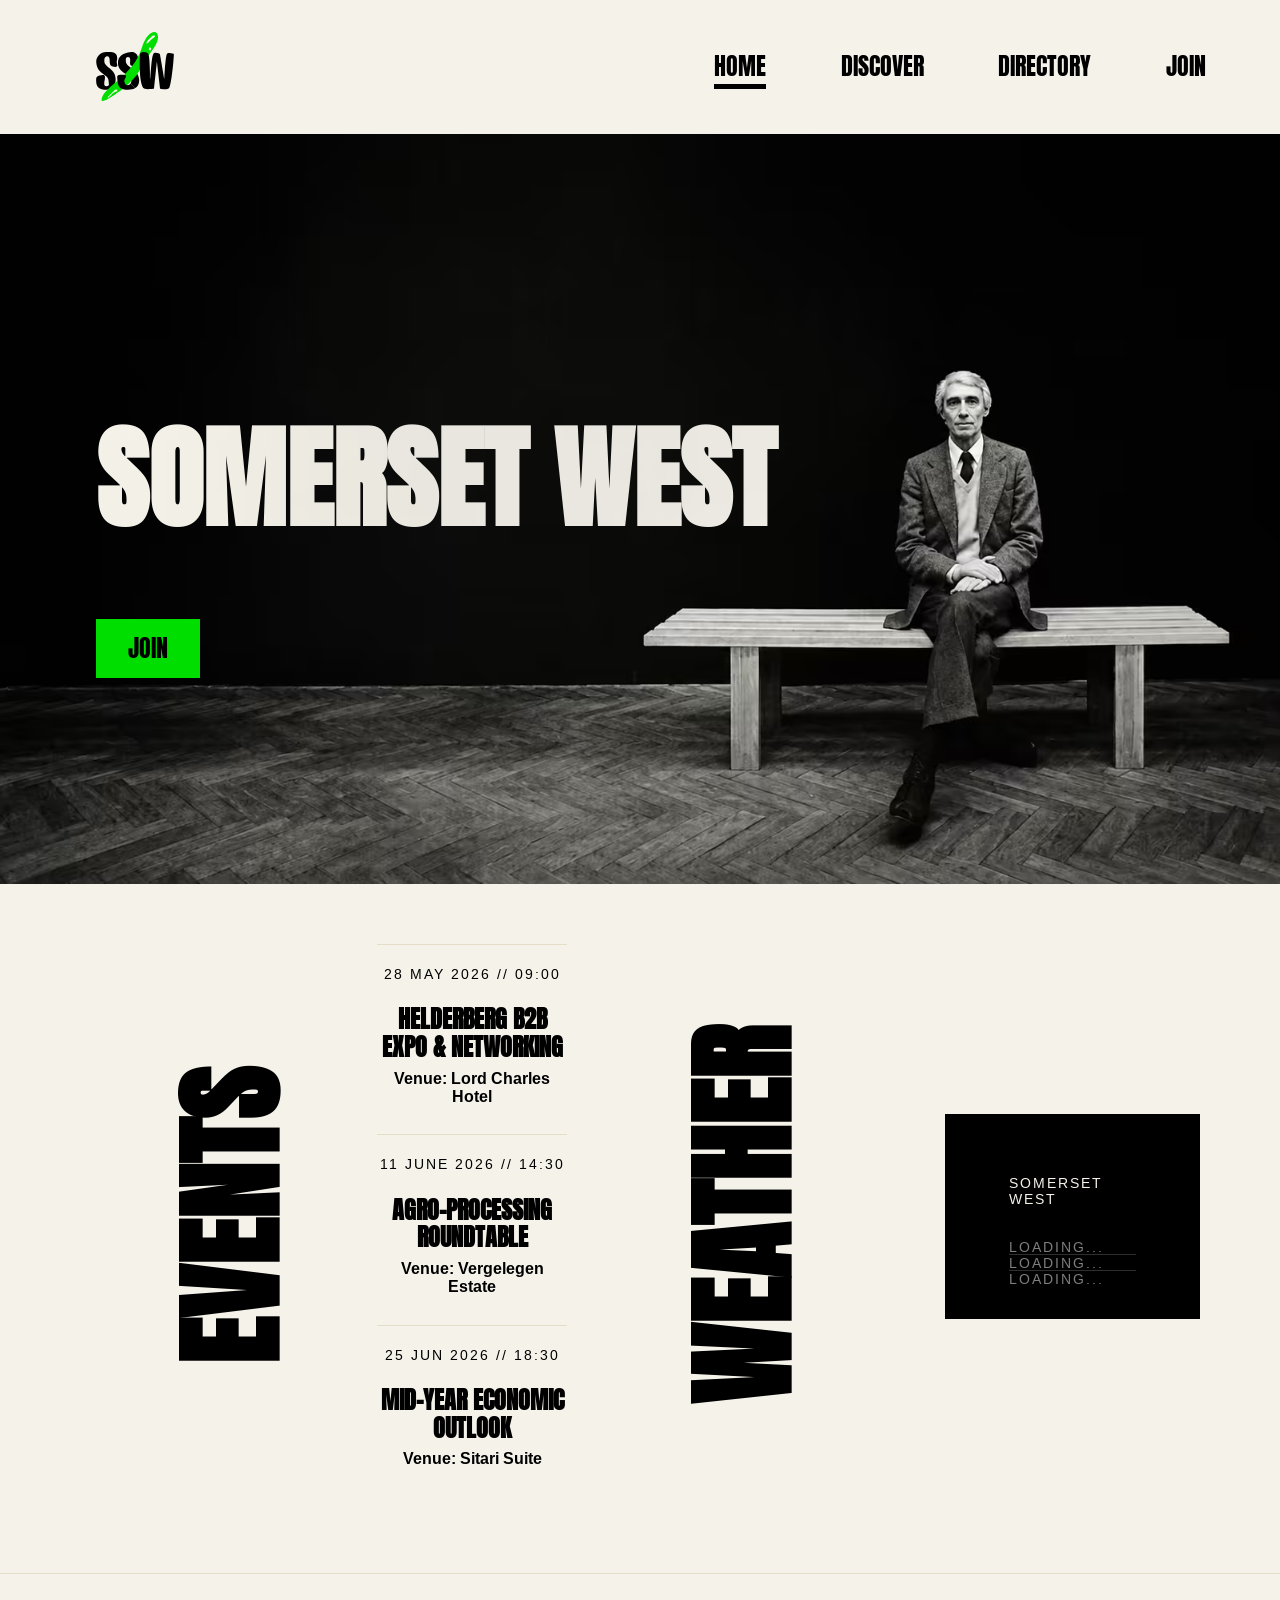
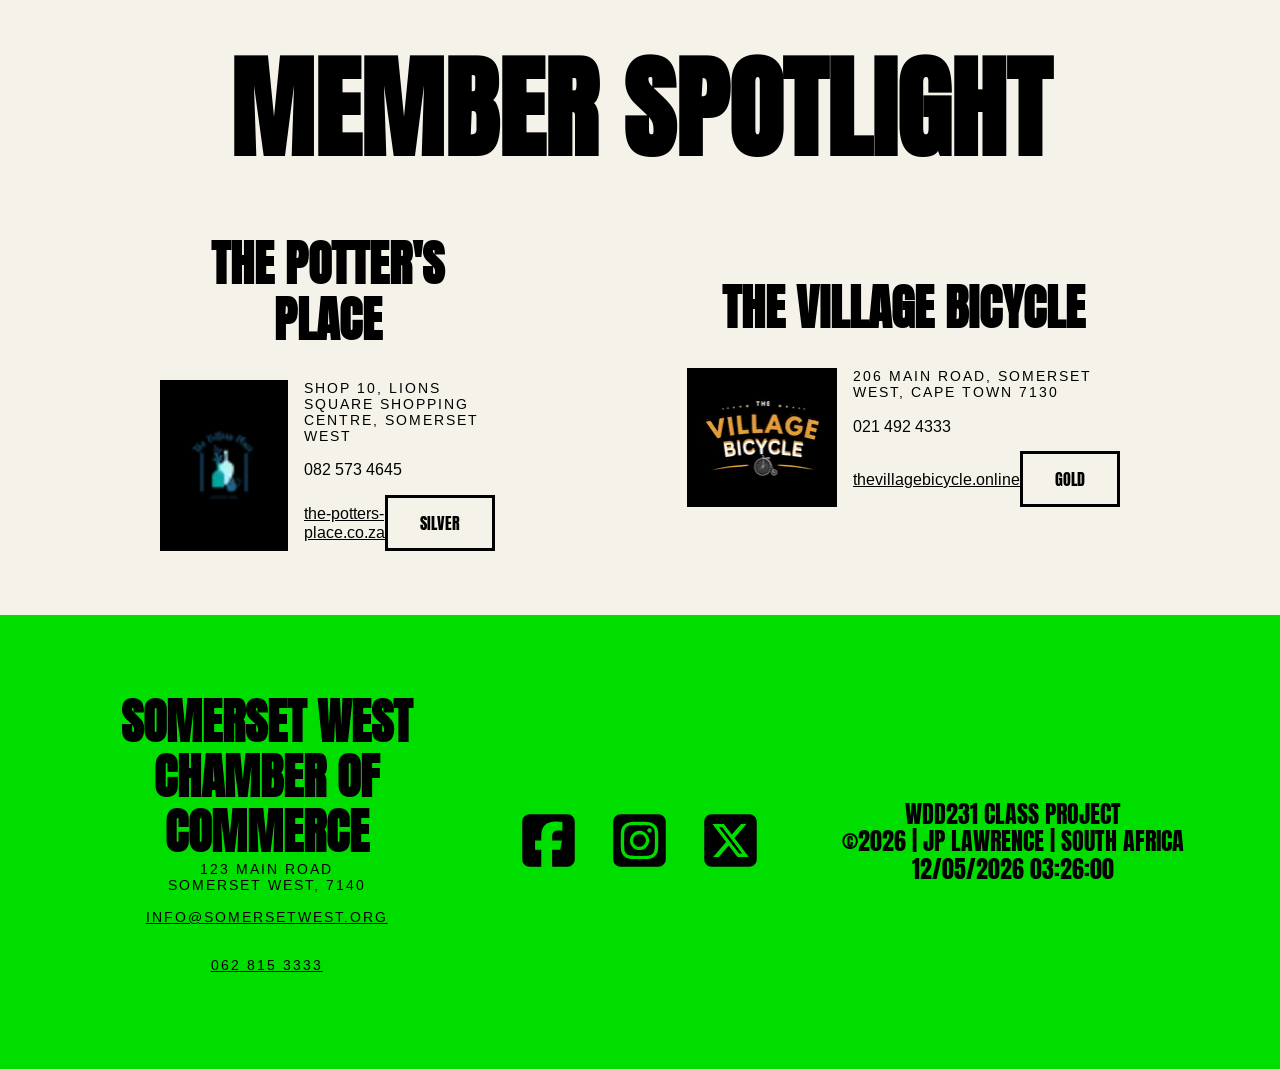
<file: chamber/index.html>
<!DOCTYPE html>
<html lang="en">
<head>
    <meta charset="UTF-8">
    <meta name="viewport" content="width=device-width, initial-scale=1.0">
    <title>Home | Somerset West Chamber of Commerce</title>
    <meta name="description" content="Official platform for the Somerset West Chamber of Commerce. Access regional business spotlights, current weather data, and upcoming events.">
    <meta name="author" content="Jp Lawrence">

    <meta property="og:title" content="Official Homepage - Somerset West Chamber of Commerce" >
    <meta property="og:description" content="Connecting community across the Helderberg basin. View business spotlights, current weather info, and upcoming chamber events." >
    <meta property="og:url" content="https://jeanpierrelawrence.github.io/wdd231/chamber/index.html" >
    <meta property="og:image" content="https://jeanpierrelawrence.github.io/wdd231/chamber/images/og-image.avif" >
    <meta property="og:image:width" content="1200">
    <meta property="og:image:height" content="630">
    <meta property="og:image:type" content="image/avif">

    <link rel="preconnect" href="https://fonts.googleapis.com">
    <link rel="preconnect" href="https://fonts.gstatic.com" crossorigin>
    <link href="https://fonts.googleapis.com/css2?family=Anton&family=Arimo:ital,wght@0,400..700;1,400..700&display=swap" rel="stylesheet">

    <link rel="stylesheet" href="styles/normalize.css">
    <link rel="stylesheet" href="styles/base.css">
    <link rel="stylesheet" href="styles/base-larger.css">
    <link rel="shortcut icon" href="images/favicon.ico" type="image/x-icon">

    <script src="scripts/date.js" defer></script>
    <script src="scripts/navigation.js" defer></script>
    <script src="scripts/weather.js" defer></script>
    <script src="scripts/spotlight.js" defer></script>

</head>
<body>
    
    <div class="desktop-wrapper">
        <header>
            <div class="logo-wrapper">
                <img src="images/logo-dark.svg" class="logo logo-dark" alt="SSW Logo" width="78" height="70">
                <img src="images/logo-light.svg" class="logo logo-light" alt="SSW Logo" width="78" height="70">
            </div>
            <button id="menu-button" class="menu-button" aria-label="Open Menu">
                <span class="menu-bar"></span>
                <span class="menu-bar"></span>
            </button>
        </header>
        <nav id="primary-nav" class="primary-nav">
            <ul>
                <li><a href="index.html" class="nav-link">Home</a></li>
                <li><a href="discover.html" class="nav-link">Discover</a></li>
                <li><a href="directory.html" class="nav-link">Directory</a></li>
                <li><a href="join.html" class="nav-link">Join</a></li>
            </ul>
        </nav>
    </div>
    <main>
        <section class="hero">
            <h1 class="heading-lg">Somerset West</h1>
            <a href="join.html" class="hero-cta button heading-sm">Join</a>
        </section>
        <div class="events-weather-wrapper">
            <section class="events">
                <h2 class="heading-lg rotate-text-270">Events</h2>
                <ul class="event-card-wrapper">
                    <li>
                        <article class="event-card">
                            <time datetime="2026-05-28T09:00" class="event-date upper-spaced">
                            28 May 2026 // 09:00
                            </time>
                            <h3 class="heading-sm">Helderberg B2B Expo & Networking</h3>
                            <p class="event-location">Venue: Lord Charles Hotel</p>
                        </article>
                    </li>
                    <li>
                        <article class="event-card">
                            <time datetime="2026-06-11T14:30" class="event-date upper-spaced">
                            11 June 2026 // 14:30
                            </time>
                            <h3 class="heading-sm">Agro-Processing Roundtable</h3>
                            <p class="event-location">Venue: Vergelegen Estate</p>
                        </article>
                    </li>
                    <li>
                        <article class="event-card">
                            <time datetime="2026-06-25T18:30" class="event-date upper-spaced">
                            25 Jun 2026 // 18:30
                            </time>
                            <h3 class="heading-sm">Mid-Year Economic Outlook</h3>
                            <p class="event-location">Venue: Sitari Suite</p>
                        </article>
                    </li>
                </ul>
            </section>
            <section class="weather" aria-labelledby="weather-heading">
                <h2 class="weather-heading heading-lg rotate-text-270">Weather</h2>
                <article class="weather-display">
                    <div class="today">
                        <div class="weather-display-left">
                            <div class="temp-wrapper">
                                <span class="weather-temp" id="temperature"></span>
                                <span id="sky"></span>
                            </div>
                            <p id="temp-details"></p>
                            <h3 class="upper-spaced">Somerset West</h3>
                        </div>
                        <div class="weather-display-right">
                            <img id="weather-icon" src="[data-uri]" alt="Weather">
                            <span id="wind"></span>
                        </div>
                    </div>
                    <ul class="forecast">
                        <li>
                            <h4 id="forecast-day-2-name" class="upper-spaced">Loading...</h4>
                            <span id="forecast-day2-temp" class="temp"></span>
                            <img alt="Weather" src="[data-uri]" id="forecast-day2">
                        </li>
                        <li>
                            <h4 id="forecast-day-3-name" class="upper-spaced">Loading...</h4>
                            <span id="forecast-day3-temp" class="temp"></span>
                            <img alt="Weather" src="[data-uri]" id="forecast-day3">
                        </li>
                        <li>
                            <h4 id="forecast-day-4-name" class="upper-spaced">Loading...</h4>
                            <span id="forecast-day4-temp" class="temp"></span>
                            <img alt="Weather" src="[data-uri]" id="forecast-day4">
                        </li>
                    </ul>
                </article>
            </section>
        </div>
        <section class="spotlight">
            <h2 class="heading-lg">Member Spotlight</h2>
            <div id="spotlight-articles">

            </div>
        </section>
    </main>
    <footer>
        <address class="upper-spaced">
            <strong class="heading-md">Somerset West Chamber of Commerce</strong>
            <p>123 Main Road</p>
            <p>Somerset West, 7140</p>
            <a href="mailto:info@somersetwest.org">info@somersetwest.org</a>
            <a href="tel:+0628153333">062 815 3333</a>
        </address>

        <nav>
            <ul class="footer-socials">
                <li>
                    <a href="https://facebook.com" aria-label="Facebook" target="_blank"><svg viewBox="0 0 640 640"><!--!Font Awesome Free v7.2.0 by @fontawesome - https://fontawesome.com License - https://fontawesome.com/license/free Copyright 2026 Fonticons, Inc.--><path fill="rgb(0, 0, 0)" d="M160 96C124.7 96 96 124.7 96 160L96 480C96 515.3 124.7 544 160 544L258.2 544L258.2 398.2L205.4 398.2L205.4 320L258.2 320L258.2 286.3C258.2 199.2 297.6 158.8 383.2 158.8C399.4 158.8 427.4 162 438.9 165.2L438.9 236C432.9 235.4 422.4 235 409.3 235C367.3 235 351.1 250.9 351.1 292.2L351.1 320L434.7 320L420.3 398.2L351 398.2L351 544L480 544C515.3 544 544 515.3 544 480L544 160C544 124.7 515.3 96 480 96L160 96z"/></svg>
                        </a>
                </li>
                <li>
                    <a href="https://instagram.com" aria-label="Instagram" target="_blank">
                        <svg viewBox="0 0 640 640"><!--!Font Awesome Free v7.2.0 by @fontawesome - https://fontawesome.com License - https://fontawesome.com/license/free Copyright 2026 Fonticons, Inc.--><path fill="rgb(0, 0, 0)" d="M290.4 275.7C274 286 264.5 304.5 265.5 323.8C266.6 343.2 278.2 360.4 295.6 368.9C313.1 377.3 333.8 375.5 349.6 364.3C366 354 375.5 335.5 374.5 316.2C373.4 296.8 361.8 279.6 344.4 271.1C326.9 262.7 306.2 264.5 290.4 275.7zM432.7 207.3C427.5 202.1 421.2 198 414.3 195.3C396.2 188.2 356.7 188.5 331.2 188.8C327.1 188.8 323.3 188.9 320 188.9C316.7 188.9 312.8 188.9 308.6 188.8C283.1 188.5 243.8 188.1 225.7 195.3C218.8 198 212.6 202.1 207.3 207.3C202 212.5 198 218.8 195.3 225.7C188.2 243.8 188.6 283.4 188.8 308.9C188.8 313 188.9 316.8 188.9 320C188.9 323.2 188.9 327 188.8 331.1C188.6 356.6 188.2 396.2 195.3 414.3C198 421.2 202.1 427.4 207.3 432.7C212.5 438 218.8 442 225.7 444.7C243.8 451.8 283.3 451.5 308.8 451.2C312.9 451.2 316.7 451.1 320 451.1C323.3 451.1 327.2 451.1 331.4 451.2C356.9 451.5 396.2 451.9 414.3 444.7C421.2 442 427.4 437.9 432.7 432.7C438 427.5 442 421.2 444.7 414.3C451.9 396.3 451.5 356.9 451.2 331.3C451.2 327.1 451.1 323.2 451.1 319.9C451.1 316.6 451.1 312.8 451.2 308.5C451.5 283 451.9 243.6 444.7 225.5C442 218.6 437.9 212.4 432.7 207.1L432.7 207.3zM365.6 251.8C383.7 263.9 396.2 282.7 400.5 304C404.8 325.3 400.3 347.5 388.2 365.6C382.2 374.6 374.5 382.2 365.6 388.2C356.7 394.2 346.6 398.3 336 400.4C314.7 404.6 292.5 400.2 274.4 388.1C256.3 376 243.8 357.2 239.5 335.9C235.2 314.6 239.7 292.4 251.7 274.3C263.7 256.2 282.6 243.7 303.9 239.4C325.2 235.1 347.4 239.6 365.5 251.6L365.6 251.6zM394.8 250.5C391.7 248.4 389.2 245.4 387.7 241.9C386.2 238.4 385.9 234.6 386.6 230.8C387.3 227 389.2 223.7 391.8 221C394.4 218.3 397.9 216.5 401.6 215.8C405.3 215.1 409.2 215.4 412.7 216.9C416.2 218.4 419.2 220.8 421.3 223.9C423.4 227 424.5 230.7 424.5 234.5C424.5 237 424 239.5 423.1 241.8C422.2 244.1 420.7 246.2 419 248C417.3 249.8 415.1 251.2 412.8 252.2C410.5 253.2 408 253.7 405.5 253.7C401.7 253.7 398 252.6 394.9 250.5L394.8 250.5zM544 160C544 124.7 515.3 96 480 96L160 96C124.7 96 96 124.7 96 160L96 480C96 515.3 124.7 544 160 544L480 544C515.3 544 544 515.3 544 480L544 160zM453 453C434.3 471.7 411.6 477.6 386 478.9C359.6 480.4 280.4 480.4 254 478.9C228.4 477.6 205.7 471.7 187 453C168.3 434.3 162.4 411.6 161.2 386C159.7 359.6 159.7 280.4 161.2 254C162.5 228.4 168.3 205.7 187 187C205.7 168.3 228.5 162.4 254 161.2C280.4 159.7 359.6 159.7 386 161.2C411.6 162.5 434.3 168.3 453 187C471.7 205.7 477.6 228.4 478.8 254C480.3 280.3 480.3 359.4 478.8 385.9C477.5 411.5 471.7 434.2 453 452.9L453 453z"/></svg>
                        </a>
                </li>
                <li>
                    <a href="https://twitter.com" aria-label="Twitter" target="_blank">
                        <svg viewBox="0 0 640 640"><!--!Font Awesome Free v7.2.0 by @fontawesome - https://fontawesome.com License - https://fontawesome.com/license/free Copyright 2026 Fonticons, Inc.--><path fill="rgb(0, 0, 0)" d="M160 96C124.7 96 96 124.7 96 160L96 480C96 515.3 124.7 544 160 544L480 544C515.3 544 544 515.3 544 480L544 160C544 124.7 515.3 96 480 96L160 96zM457.1 180L353.3 298.6L475.4 460L379.8 460L305 362.1L219.3 460L171.8 460L282.8 333.1L165.7 180L263.7 180L331.4 269.5L409.6 180L457.1 180zM419.3 431.6L249.4 206.9L221.1 206.9L392.9 431.6L419.3 431.6z"/></svg>
                        </a>
                </li>
            </ul>
        </nav>

        <aside>
            <p class="heading-sm">WDD231 Class Project</p>
            <p class="heading-sm">&copy;<span id="currentyear"></span> | Jp Lawrence | South Africa</p>
            <p id="lastModified" class="heading-sm"></p>
        </aside>
        
    </footer>

</body>
</html>
</file>
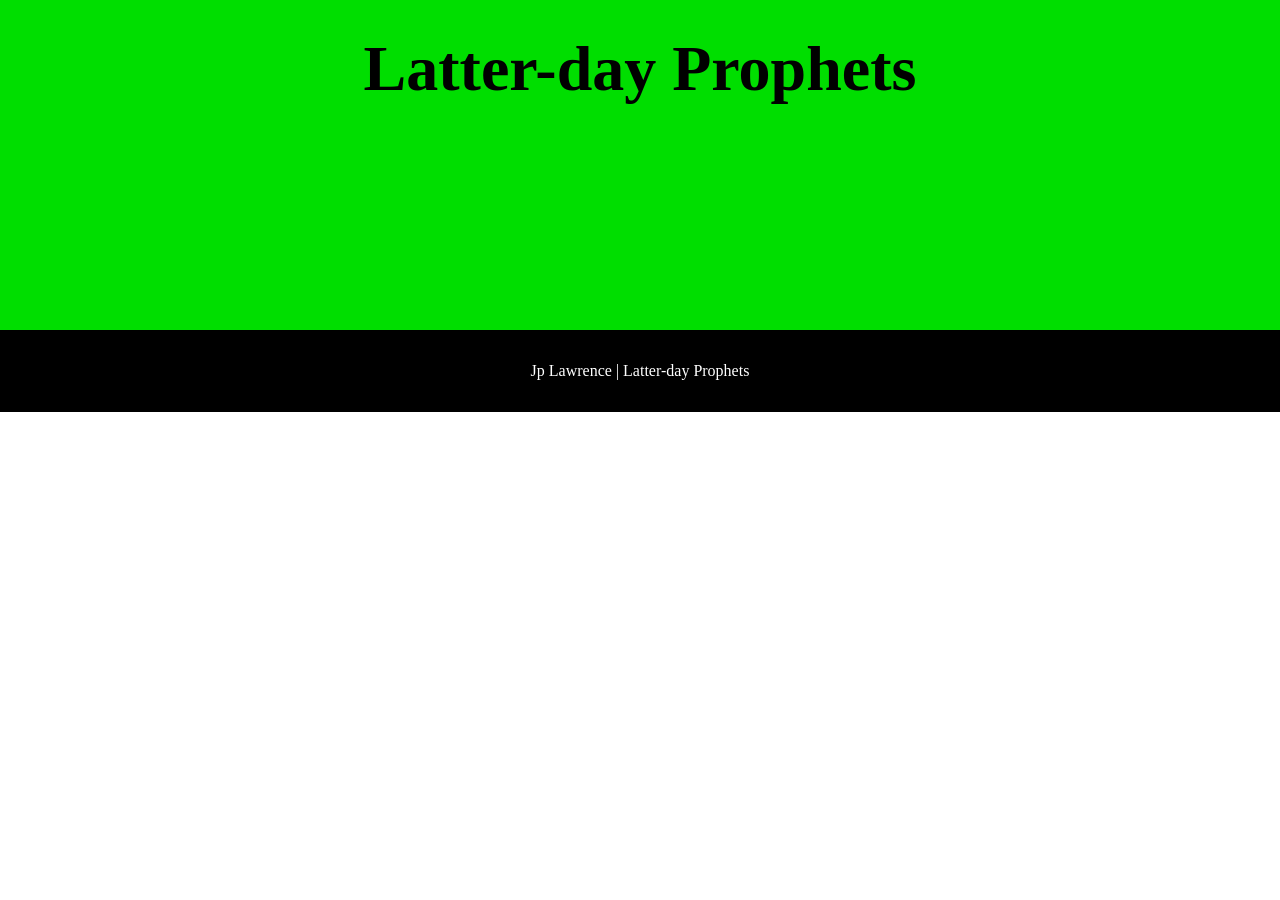
<file: prophets.html>
<!DOCTYPE html>
<html lang="en">
<head>
    <meta charset="UTF-8">
    <meta name="viewport" content="width=device-width, initial-scale=1.0">
    <meta name="description" content="Biographical information about prophets of The Church of Jesus Christ of Latter-day Saints.">
    <meta name="author" content="Jp Lawrence">

    <title>Latter-day Saint Prophets</title>

    <link rel="preconnect" href="https://fonts.googleapis.com">
    <link rel="preconnect" href="https://fonts.gstatic.com" crossorigin>
    <link href="https://fonts.googleapis.com/css2?family=Space+Grotesk:wght@300..700&display=swap" rel="stylesheet">

    <link rel="stylesheet" href="styles/prophets.css">
    <script src="scripts/prophets.js" defer></script>
</head>
<body>
    <header>
        <h1>Latter-day Prophets</h1>
    </header>
    <main>
        <div id="cards"></div>
    </main>
    <footer>
        Jp Lawrence | Latter-day Prophets
    </footer>
</body>
</html>
</file>
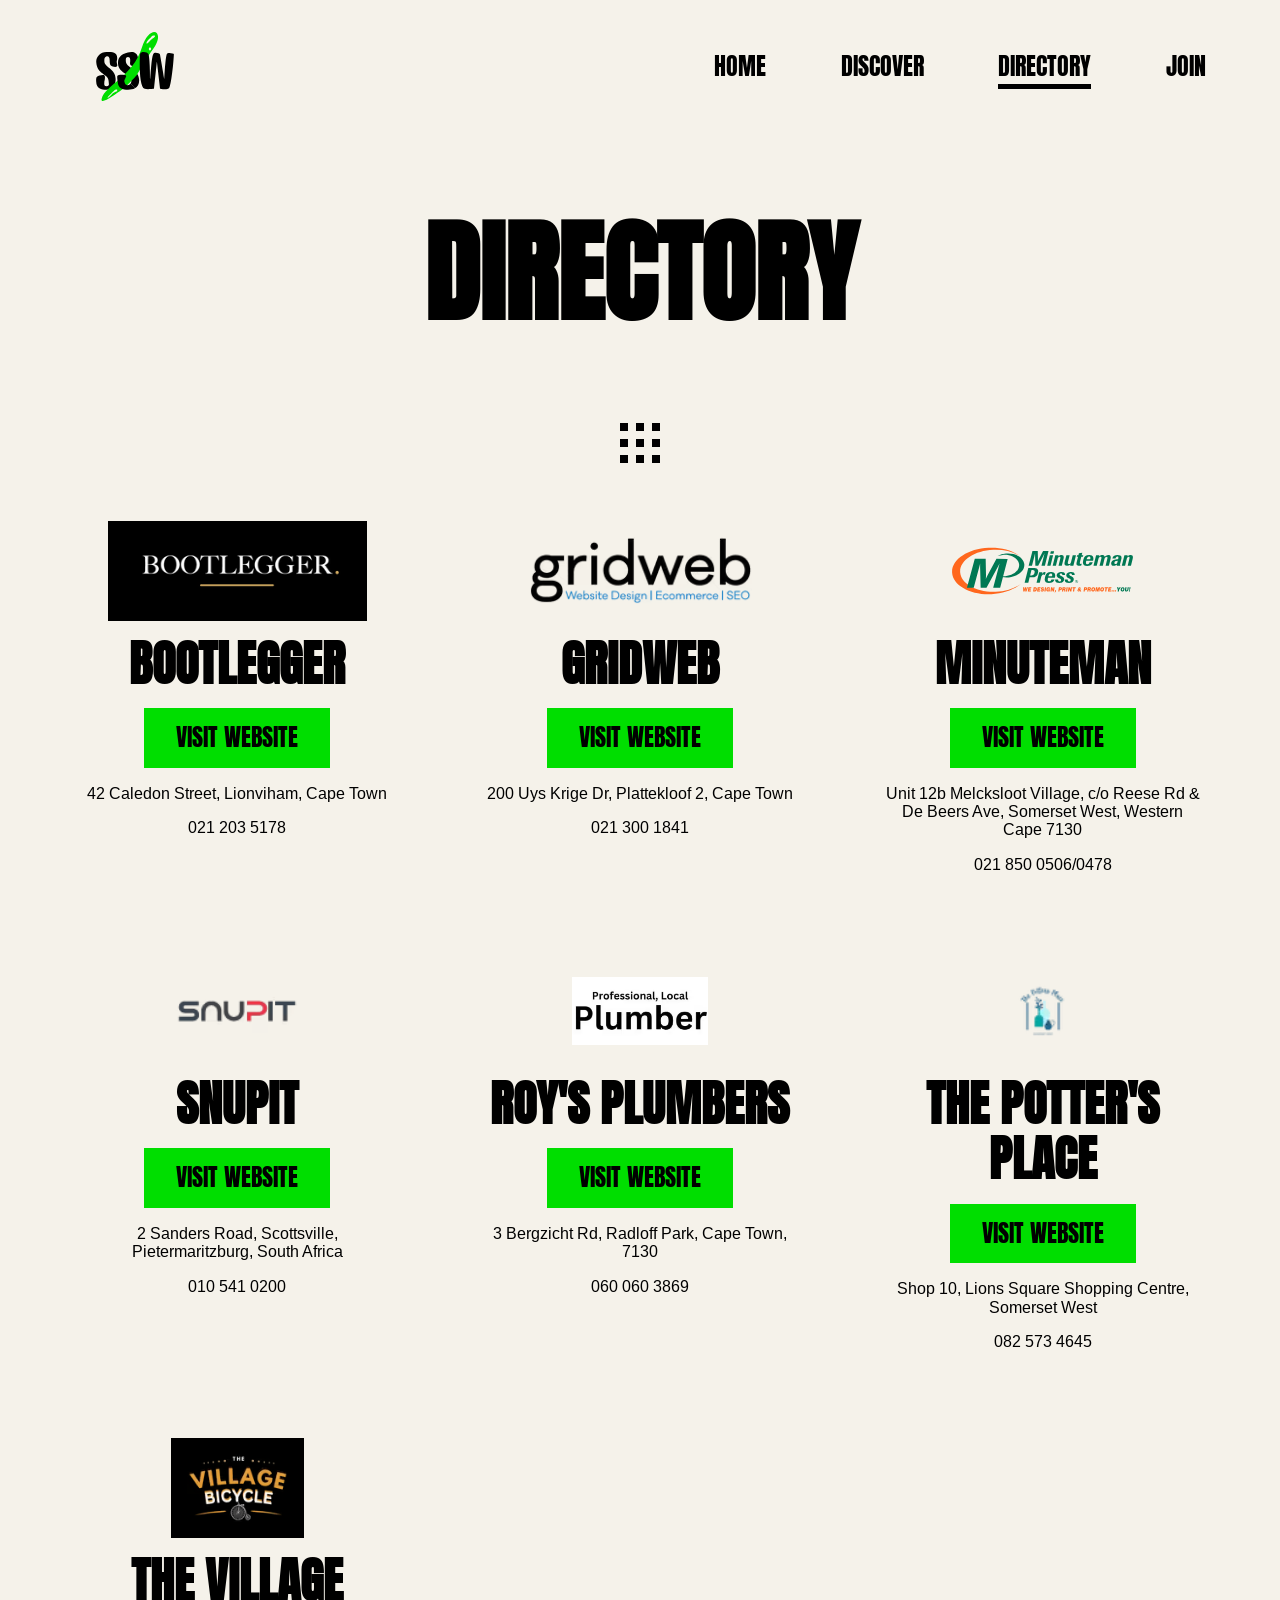
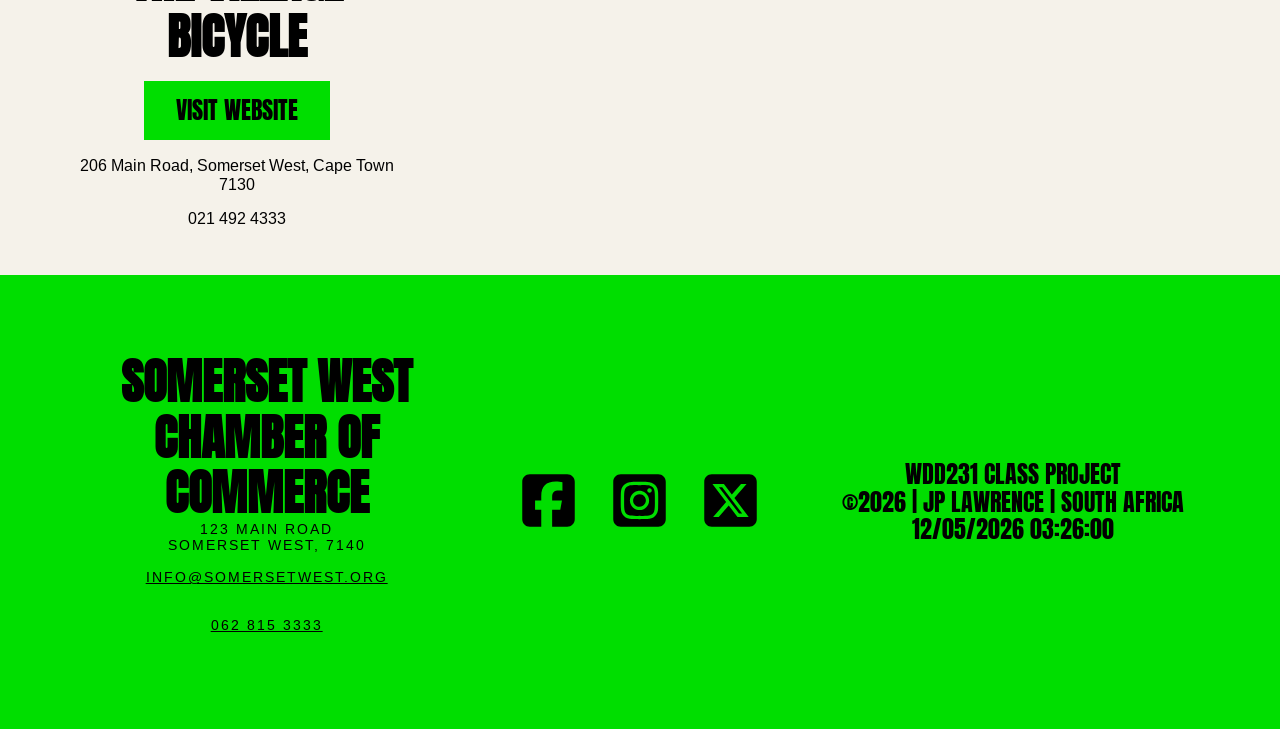
<file: chamber/directory.html>
<!DOCTYPE html>
<html lang="en">
<head>
    <meta charset="UTF-8">
    <meta name="viewport" content="width=device-width, initial-scale=1.0">
    <title>Member Directory | Somerset West Chamber of Commerce</title>
    <meta name="description" content="Explore the business directory for the Somerset West Chamber of Commerce. Discover local businesses, services, and partners in the Helderberg area.">
    <meta name="author" content="Jp Lawrence">

    <meta property="og:title" content="Member Directory - Somerset West Chamber of Commerce" />
    <meta property="og:description" content="Connecting you with top-rated local businesses in Somerset West. Support our community by browsing our official member directory." />
    <meta property="og:url" content="https://jeanpierrelawrence.github.io/wdd231/chamber/directory.html" />
    <meta property="og:image" content="https://jeanpierrelawrence.github.io/wdd231/chamber/images/og-image.avif" />
    <meta property="og:image:width" content="1200">
    <meta property="og:image:height" content="630">
    <meta property="og:image:type" content="image/avif">

    <link rel="preconnect" href="https://fonts.googleapis.com">
    <link rel="preconnect" href="https://fonts.gstatic.com" crossorigin>
    <link href="https://fonts.googleapis.com/css2?family=Anton&family=Arimo:ital,wght@0,400..700;1,400..700&display=swap" rel="stylesheet">

    <link rel="stylesheet" href="styles/normalize.css">
    <link rel="stylesheet" href="styles/base.css">
    <link rel="stylesheet" href="styles/base-larger.css">
    <link rel="shortcut icon" href="images/favicon.ico" type="image/x-icon">

    <script src="scripts/date.js" defer></script>
    <script src="scripts/navigation.js" defer></script>
    <script src="scripts/display.js" defer></script>

</head>
<body>
    
    <div class="desktop-wrapper">
        <header>
            <div class="logo-wrapper">
                <img src="images/logo-dark.svg" class="logo logo-dark" alt="SSW Logo" width="78" height="70">
                <img src="images/logo-light.svg" class="logo logo-light" alt="SSW Logo" width="78" height="70">
            </div>
            <button id="menu-button" class="menu-button" aria-label="Open Menu">
                <span class="menu-bar"></span>
                <span class="menu-bar"></span>
            </button>
        </header>
        <nav id="primary-nav" class="primary-nav">
            <ul>
                <li><a href="index.html" class="nav-link">Home</a></li>
                <li><a href="discover.html" class="nav-link">Discover</a></li>
                <li><a href="directory.html" class="nav-link">Directory</a></li>
                <li><a href="join.html" class="nav-link">Join</a></li>
            </ul>
        </nav>
    </div>
    <main>
        <h1 class="heading-lg">Directory</h1>
        <section id="businesses">
            <button id="grid-toggle" class="toggle-btn" aria-label="Toggle View">
                <span></span>
                <span></span>
                <span></span>
            </button>
            <div id="business-container"></div>
        </section>
    </main>
    <footer>
        <address class="upper-spaced">
            <strong class="heading-md">Somerset West Chamber of Commerce</strong>
            <p>123 Main Road</p>
            <p>Somerset West, 7140</p>
            <a href="mailto:info@somersetwest.org">info@somersetwest.org</a>
            <a href="tel:+0628153333">062 815 3333</a>
        </address>

        <nav>
            <ul class="footer-socials">
                <li>
                    <a href="https://facebook.com" aria-label="Facebook" target="_blank"><svg viewBox="0 0 640 640"><!--!Font Awesome Free v7.2.0 by @fontawesome - https://fontawesome.com License - https://fontawesome.com/license/free Copyright 2026 Fonticons, Inc.--><path fill="rgb(0, 0, 0)" d="M160 96C124.7 96 96 124.7 96 160L96 480C96 515.3 124.7 544 160 544L258.2 544L258.2 398.2L205.4 398.2L205.4 320L258.2 320L258.2 286.3C258.2 199.2 297.6 158.8 383.2 158.8C399.4 158.8 427.4 162 438.9 165.2L438.9 236C432.9 235.4 422.4 235 409.3 235C367.3 235 351.1 250.9 351.1 292.2L351.1 320L434.7 320L420.3 398.2L351 398.2L351 544L480 544C515.3 544 544 515.3 544 480L544 160C544 124.7 515.3 96 480 96L160 96z"/></svg>
                        </a>
                </li>
                <li>
                    <a href="https://instagram.com" aria-label="Instagram" target="_blank">
                        <svg viewBox="0 0 640 640"><!--!Font Awesome Free v7.2.0 by @fontawesome - https://fontawesome.com License - https://fontawesome.com/license/free Copyright 2026 Fonticons, Inc.--><path fill="rgb(0, 0, 0)" d="M290.4 275.7C274 286 264.5 304.5 265.5 323.8C266.6 343.2 278.2 360.4 295.6 368.9C313.1 377.3 333.8 375.5 349.6 364.3C366 354 375.5 335.5 374.5 316.2C373.4 296.8 361.8 279.6 344.4 271.1C326.9 262.7 306.2 264.5 290.4 275.7zM432.7 207.3C427.5 202.1 421.2 198 414.3 195.3C396.2 188.2 356.7 188.5 331.2 188.8C327.1 188.8 323.3 188.9 320 188.9C316.7 188.9 312.8 188.9 308.6 188.8C283.1 188.5 243.8 188.1 225.7 195.3C218.8 198 212.6 202.1 207.3 207.3C202 212.5 198 218.8 195.3 225.7C188.2 243.8 188.6 283.4 188.8 308.9C188.8 313 188.9 316.8 188.9 320C188.9 323.2 188.9 327 188.8 331.1C188.6 356.6 188.2 396.2 195.3 414.3C198 421.2 202.1 427.4 207.3 432.7C212.5 438 218.8 442 225.7 444.7C243.8 451.8 283.3 451.5 308.8 451.2C312.9 451.2 316.7 451.1 320 451.1C323.3 451.1 327.2 451.1 331.4 451.2C356.9 451.5 396.2 451.9 414.3 444.7C421.2 442 427.4 437.9 432.7 432.7C438 427.5 442 421.2 444.7 414.3C451.9 396.3 451.5 356.9 451.2 331.3C451.2 327.1 451.1 323.2 451.1 319.9C451.1 316.6 451.1 312.8 451.2 308.5C451.5 283 451.9 243.6 444.7 225.5C442 218.6 437.9 212.4 432.7 207.1L432.7 207.3zM365.6 251.8C383.7 263.9 396.2 282.7 400.5 304C404.8 325.3 400.3 347.5 388.2 365.6C382.2 374.6 374.5 382.2 365.6 388.2C356.7 394.2 346.6 398.3 336 400.4C314.7 404.6 292.5 400.2 274.4 388.1C256.3 376 243.8 357.2 239.5 335.9C235.2 314.6 239.7 292.4 251.7 274.3C263.7 256.2 282.6 243.7 303.9 239.4C325.2 235.1 347.4 239.6 365.5 251.6L365.6 251.6zM394.8 250.5C391.7 248.4 389.2 245.4 387.7 241.9C386.2 238.4 385.9 234.6 386.6 230.8C387.3 227 389.2 223.7 391.8 221C394.4 218.3 397.9 216.5 401.6 215.8C405.3 215.1 409.2 215.4 412.7 216.9C416.2 218.4 419.2 220.8 421.3 223.9C423.4 227 424.5 230.7 424.5 234.5C424.5 237 424 239.5 423.1 241.8C422.2 244.1 420.7 246.2 419 248C417.3 249.8 415.1 251.2 412.8 252.2C410.5 253.2 408 253.7 405.5 253.7C401.7 253.7 398 252.6 394.9 250.5L394.8 250.5zM544 160C544 124.7 515.3 96 480 96L160 96C124.7 96 96 124.7 96 160L96 480C96 515.3 124.7 544 160 544L480 544C515.3 544 544 515.3 544 480L544 160zM453 453C434.3 471.7 411.6 477.6 386 478.9C359.6 480.4 280.4 480.4 254 478.9C228.4 477.6 205.7 471.7 187 453C168.3 434.3 162.4 411.6 161.2 386C159.7 359.6 159.7 280.4 161.2 254C162.5 228.4 168.3 205.7 187 187C205.7 168.3 228.5 162.4 254 161.2C280.4 159.7 359.6 159.7 386 161.2C411.6 162.5 434.3 168.3 453 187C471.7 205.7 477.6 228.4 478.8 254C480.3 280.3 480.3 359.4 478.8 385.9C477.5 411.5 471.7 434.2 453 452.9L453 453z"/></svg>
                        </a>
                </li>
                <li>
                    <a href="https://twitter.com" aria-label="Twitter" target="_blank">
                        <svg viewBox="0 0 640 640"><!--!Font Awesome Free v7.2.0 by @fontawesome - https://fontawesome.com License - https://fontawesome.com/license/free Copyright 2026 Fonticons, Inc.--><path fill="rgb(0, 0, 0)" d="M160 96C124.7 96 96 124.7 96 160L96 480C96 515.3 124.7 544 160 544L480 544C515.3 544 544 515.3 544 480L544 160C544 124.7 515.3 96 480 96L160 96zM457.1 180L353.3 298.6L475.4 460L379.8 460L305 362.1L219.3 460L171.8 460L282.8 333.1L165.7 180L263.7 180L331.4 269.5L409.6 180L457.1 180zM419.3 431.6L249.4 206.9L221.1 206.9L392.9 431.6L419.3 431.6z"/></svg>
                        </a>
                </li>
            </ul>
        </nav>

        <aside>
            <p class="heading-sm">WDD231 Class Project</p>
            <p class="heading-sm">&copy;<span id="currentyear"></span> | Jp Lawrence | South Africa</p>
            <p id="lastModified" class="heading-sm"></p>
        </aside>
    </footer>

</body>
</html>
</file>
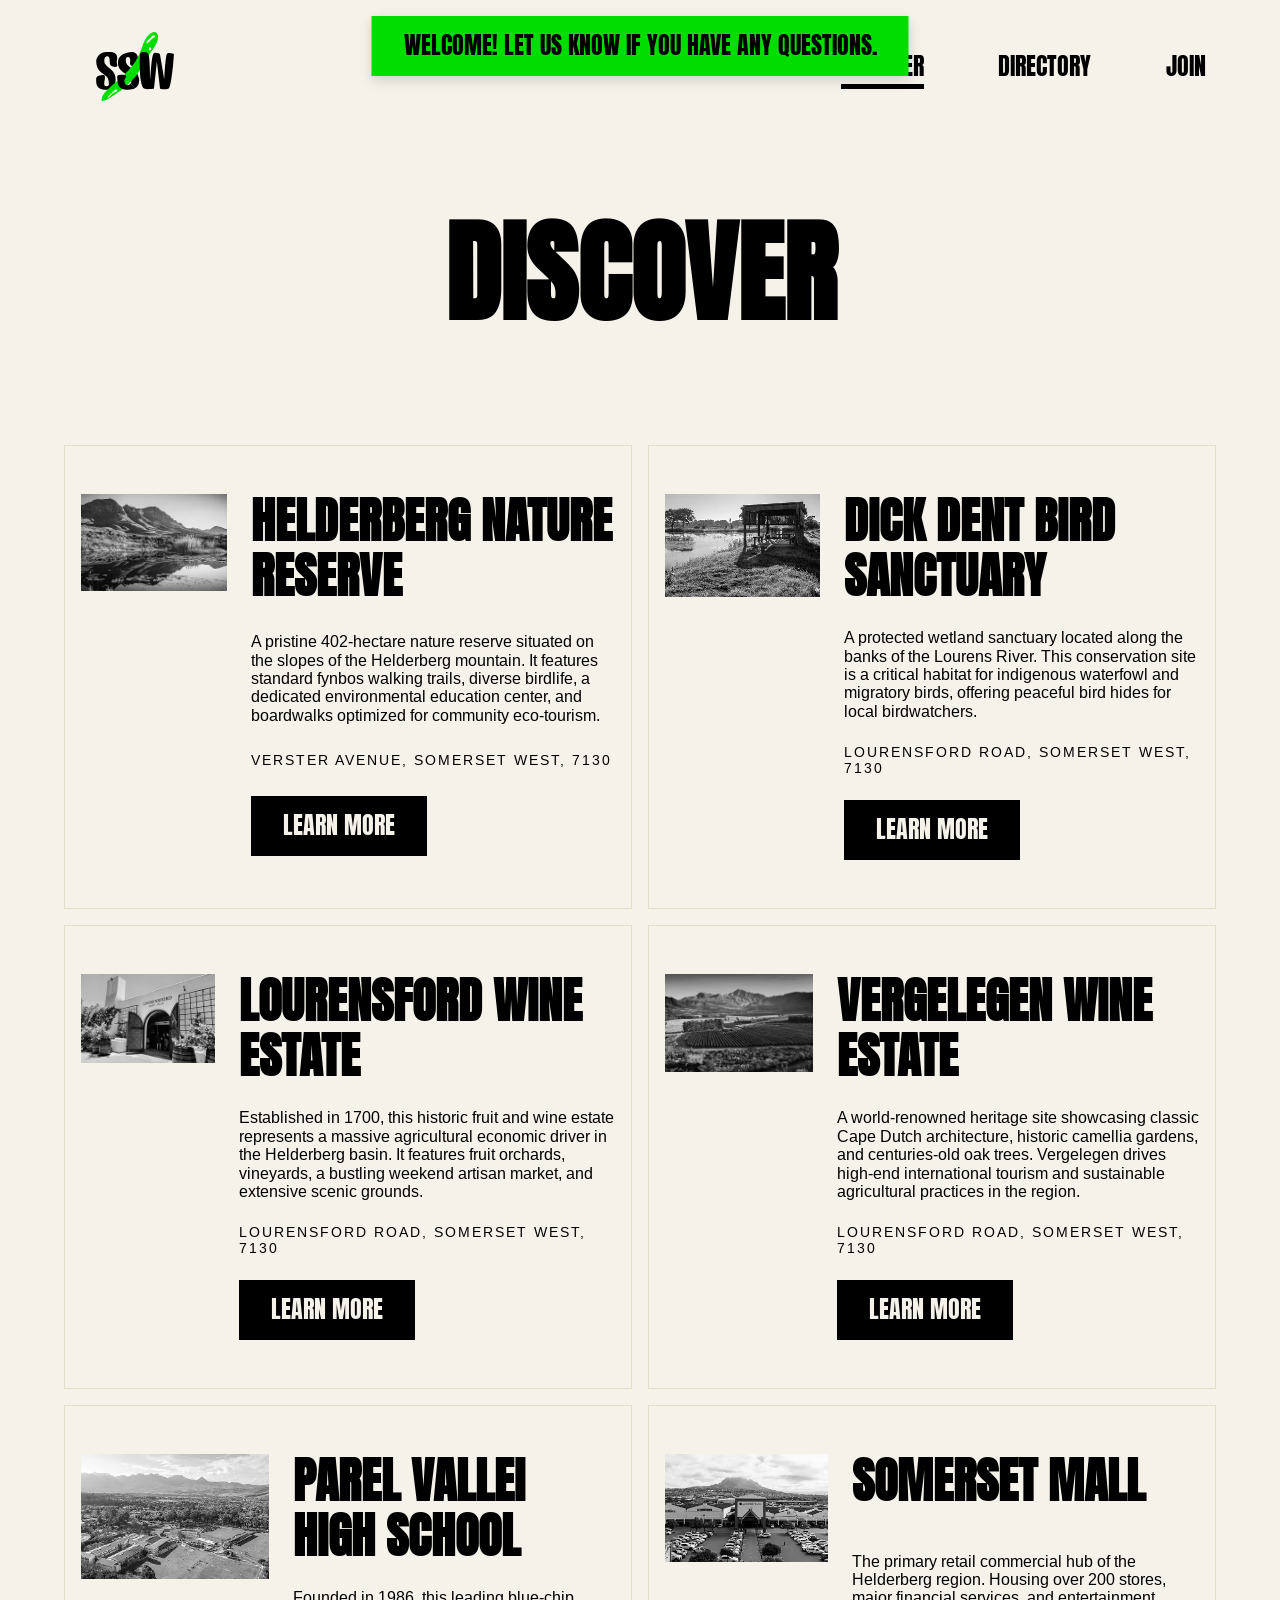
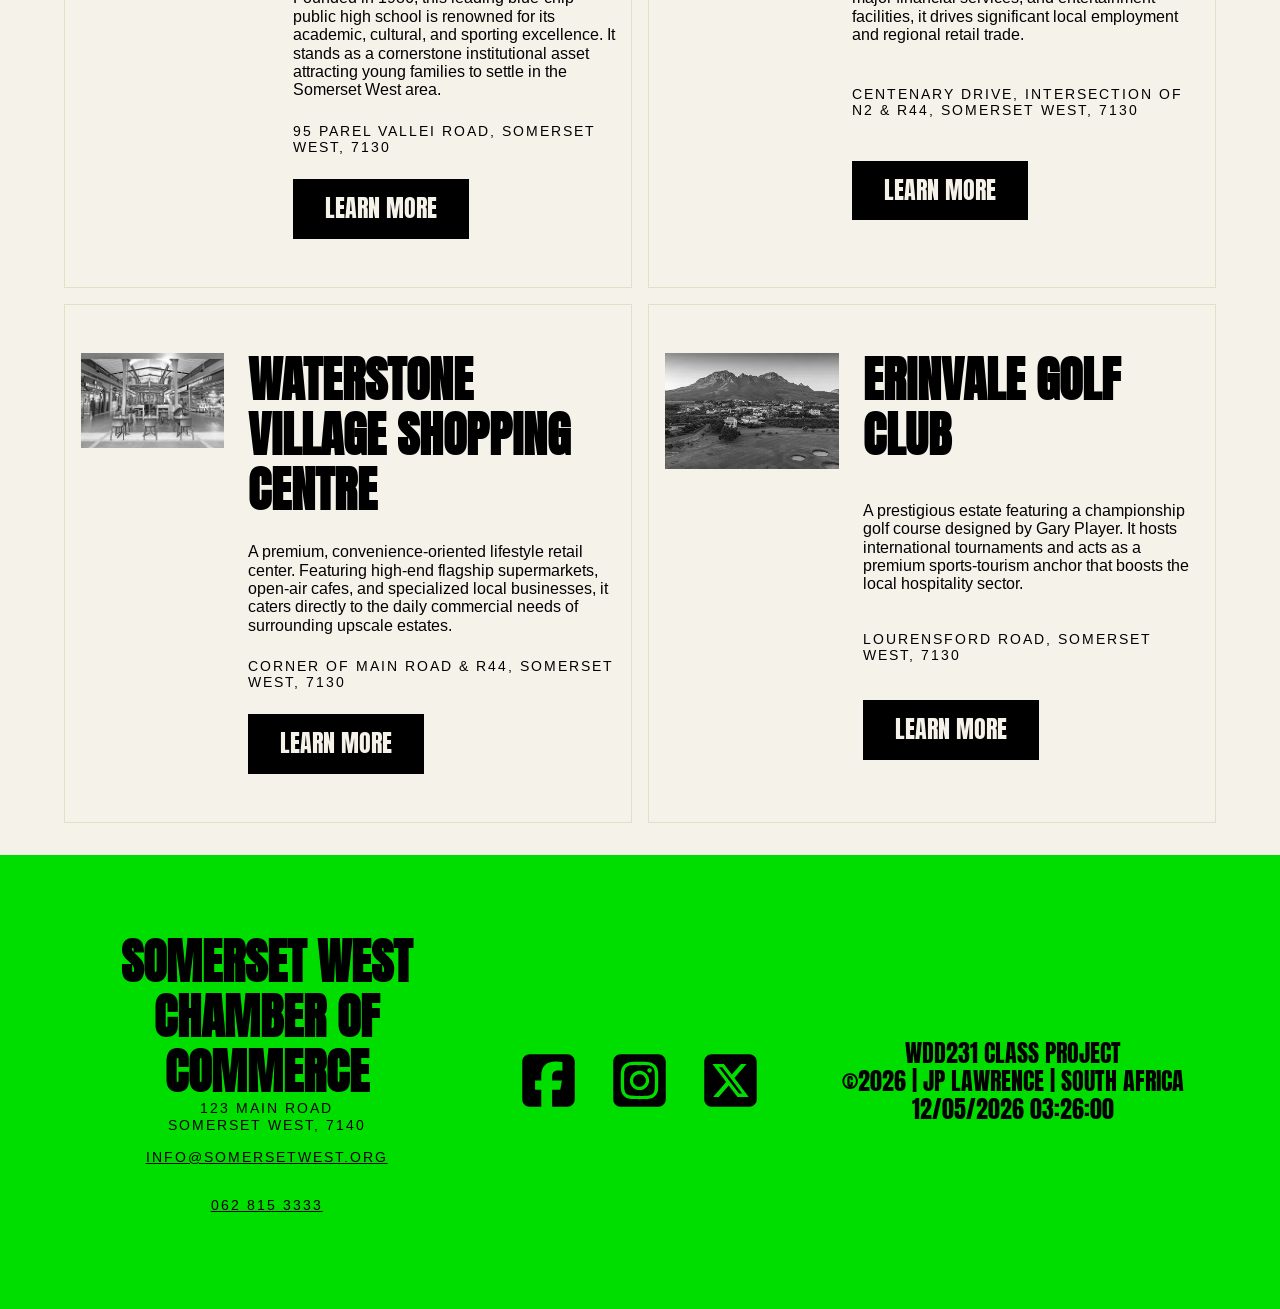
<file: chamber/discover.html>
<!DOCTYPE html>
<html lang="en">
<head>
    <meta charset="UTF-8">
    <meta name="viewport" content="width=device-width, initial-scale=1.0">
    <title>Discover Helderberg | Somerset West Chamber of Commerce</title>
    <meta name="description" content="Explore top points of interest, eco-tourism landmarks, and regional lifestyle hubs across Somerset West. Plan your visit to the Helderberg basin.">
    <meta name="author" content="Jp Lawrence">

    <meta property="og:title" content="Discover Somerset West — Helderberg Regional Guide" />
    <meta property="og:description" content="Uncover premier local destinations, historic wine estates, and natural reserves in Somerset West. Explore the official Chamber lifestyle overview." />
    <meta property="og:url" content="https://jeanpierrelawrence.github.io/wdd231/chamber/discover.html" />
    <meta property="og:image" content="https://jeanpierrelawrence.github.io/wdd231/chamber/images/og-image.avif" />
    <meta property="og:image:width" content="1200">
    <meta property="og:image:height" content="630">
    <meta property="og:image:type" content="image/avif">

    <link rel="preconnect" href="https://fonts.googleapis.com">
    <link rel="preconnect" href="https://fonts.gstatic.com" crossorigin>
    <link href="https://fonts.googleapis.com/css2?family=Anton&family=Arimo:ital,wght@0,400..700;1,400..700&display=swap" rel="stylesheet">

    <link rel="stylesheet" href="styles/normalize.css">
    <link rel="stylesheet" href="styles/base.css">
    <link rel="stylesheet" href="styles/base-larger.css">
    <link rel="shortcut icon" href="images/favicon.ico" type="image/x-icon">

    <script src="scripts/date.js" defer></script>
    <script src="scripts/navigation.js" defer></script>
    <script src="scripts/places.js" type="module"></script>
    <script src="scripts/visit-counter.js" defer></script>

</head>
<body>
    
    <div class="desktop-wrapper">
        <header>
            <div class="logo-wrapper">
                <img src="images/logo-dark.svg" class="logo logo-dark" alt="SSW Logo" width="78" height="70">
                <img src="images/logo-light.svg" class="logo logo-light" alt="SSW Logo" width="78" height="70">
            </div>
            <button id="menu-button" class="menu-button" aria-label="Open Menu">
                <span class="menu-bar"></span>
                <span class="menu-bar"></span>
            </button>
        </header>
        <nav id="primary-nav" class="primary-nav">
            <ul>
                <li><a href="index.html" class="nav-link">Home</a></li>
                <li><a href="discover.html" class="nav-link">Discover</a></li>
                <li><a href="directory.html" class="nav-link">Directory</a></li>
                <li><a href="join.html" class="nav-link">Join</a></li>
            </ul>
        </nav>
    </div>
    <main>
        <h1 class="heading-lg">Discover</h1>
        <section id="places">
        </section>
    </main>
    <footer>
        <address class="upper-spaced">
            <strong class="heading-md">Somerset West Chamber of Commerce</strong>
            <p>123 Main Road</p>
            <p>Somerset West, 7140</p>
            <a href="mailto:info@somersetwest.org">info@somersetwest.org</a>
            <a href="tel:+0628153333">062 815 3333</a>
        </address>

        <nav>
            <ul class="footer-socials">
                <li>
                    <a href="https://facebook.com" aria-label="Facebook" target="_blank"><svg viewBox="0 0 640 640"><!--!Font Awesome Free v7.2.0 by @fontawesome - https://fontawesome.com License - https://fontawesome.com/license/free Copyright 2026 Fonticons, Inc.--><path fill="rgb(0, 0, 0)" d="M160 96C124.7 96 96 124.7 96 160L96 480C96 515.3 124.7 544 160 544L258.2 544L258.2 398.2L205.4 398.2L205.4 320L258.2 320L258.2 286.3C258.2 199.2 297.6 158.8 383.2 158.8C399.4 158.8 427.4 162 438.9 165.2L438.9 236C432.9 235.4 422.4 235 409.3 235C367.3 235 351.1 250.9 351.1 292.2L351.1 320L434.7 320L420.3 398.2L351 398.2L351 544L480 544C515.3 544 544 515.3 544 480L544 160C544 124.7 515.3 96 480 96L160 96z"/></svg>
                        </a>
                </li>
                <li>
                    <a href="https://instagram.com" aria-label="Instagram" target="_blank">
                        <svg viewBox="0 0 640 640"><!--!Font Awesome Free v7.2.0 by @fontawesome - https://fontawesome.com License - https://fontawesome.com/license/free Copyright 2026 Fonticons, Inc.--><path fill="rgb(0, 0, 0)" d="M290.4 275.7C274 286 264.5 304.5 265.5 323.8C266.6 343.2 278.2 360.4 295.6 368.9C313.1 377.3 333.8 375.5 349.6 364.3C366 354 375.5 335.5 374.5 316.2C373.4 296.8 361.8 279.6 344.4 271.1C326.9 262.7 306.2 264.5 290.4 275.7zM432.7 207.3C427.5 202.1 421.2 198 414.3 195.3C396.2 188.2 356.7 188.5 331.2 188.8C327.1 188.8 323.3 188.9 320 188.9C316.7 188.9 312.8 188.9 308.6 188.8C283.1 188.5 243.8 188.1 225.7 195.3C218.8 198 212.6 202.1 207.3 207.3C202 212.5 198 218.8 195.3 225.7C188.2 243.8 188.6 283.4 188.8 308.9C188.8 313 188.9 316.8 188.9 320C188.9 323.2 188.9 327 188.8 331.1C188.6 356.6 188.2 396.2 195.3 414.3C198 421.2 202.1 427.4 207.3 432.7C212.5 438 218.8 442 225.7 444.7C243.8 451.8 283.3 451.5 308.8 451.2C312.9 451.2 316.7 451.1 320 451.1C323.3 451.1 327.2 451.1 331.4 451.2C356.9 451.5 396.2 451.9 414.3 444.7C421.2 442 427.4 437.9 432.7 432.7C438 427.5 442 421.2 444.7 414.3C451.9 396.3 451.5 356.9 451.2 331.3C451.2 327.1 451.1 323.2 451.1 319.9C451.1 316.6 451.1 312.8 451.2 308.5C451.5 283 451.9 243.6 444.7 225.5C442 218.6 437.9 212.4 432.7 207.1L432.7 207.3zM365.6 251.8C383.7 263.9 396.2 282.7 400.5 304C404.8 325.3 400.3 347.5 388.2 365.6C382.2 374.6 374.5 382.2 365.6 388.2C356.7 394.2 346.6 398.3 336 400.4C314.7 404.6 292.5 400.2 274.4 388.1C256.3 376 243.8 357.2 239.5 335.9C235.2 314.6 239.7 292.4 251.7 274.3C263.7 256.2 282.6 243.7 303.9 239.4C325.2 235.1 347.4 239.6 365.5 251.6L365.6 251.6zM394.8 250.5C391.7 248.4 389.2 245.4 387.7 241.9C386.2 238.4 385.9 234.6 386.6 230.8C387.3 227 389.2 223.7 391.8 221C394.4 218.3 397.9 216.5 401.6 215.8C405.3 215.1 409.2 215.4 412.7 216.9C416.2 218.4 419.2 220.8 421.3 223.9C423.4 227 424.5 230.7 424.5 234.5C424.5 237 424 239.5 423.1 241.8C422.2 244.1 420.7 246.2 419 248C417.3 249.8 415.1 251.2 412.8 252.2C410.5 253.2 408 253.7 405.5 253.7C401.7 253.7 398 252.6 394.9 250.5L394.8 250.5zM544 160C544 124.7 515.3 96 480 96L160 96C124.7 96 96 124.7 96 160L96 480C96 515.3 124.7 544 160 544L480 544C515.3 544 544 515.3 544 480L544 160zM453 453C434.3 471.7 411.6 477.6 386 478.9C359.6 480.4 280.4 480.4 254 478.9C228.4 477.6 205.7 471.7 187 453C168.3 434.3 162.4 411.6 161.2 386C159.7 359.6 159.7 280.4 161.2 254C162.5 228.4 168.3 205.7 187 187C205.7 168.3 228.5 162.4 254 161.2C280.4 159.7 359.6 159.7 386 161.2C411.6 162.5 434.3 168.3 453 187C471.7 205.7 477.6 228.4 478.8 254C480.3 280.3 480.3 359.4 478.8 385.9C477.5 411.5 471.7 434.2 453 452.9L453 453z"/></svg>
                        </a>
                </li>
                <li>
                    <a href="https://twitter.com" aria-label="Twitter" target="_blank">
                        <svg viewBox="0 0 640 640"><!--!Font Awesome Free v7.2.0 by @fontawesome - https://fontawesome.com License - https://fontawesome.com/license/free Copyright 2026 Fonticons, Inc.--><path fill="rgb(0, 0, 0)" d="M160 96C124.7 96 96 124.7 96 160L96 480C96 515.3 124.7 544 160 544L480 544C515.3 544 544 515.3 544 480L544 160C544 124.7 515.3 96 480 96L160 96zM457.1 180L353.3 298.6L475.4 460L379.8 460L305 362.1L219.3 460L171.8 460L282.8 333.1L165.7 180L263.7 180L331.4 269.5L409.6 180L457.1 180zM419.3 431.6L249.4 206.9L221.1 206.9L392.9 431.6L419.3 431.6z"/></svg>
                        </a>
                </li>
            </ul>
        </nav>

        <aside>
            <p class="heading-sm">WDD231 Class Project</p>
            <p class="heading-sm">&copy;<span id="currentyear"></span> | Jp Lawrence | South Africa</p>
            <p id="lastModified" class="heading-sm"></p>
        </aside>
    </footer>

</body>
</html>
</file>
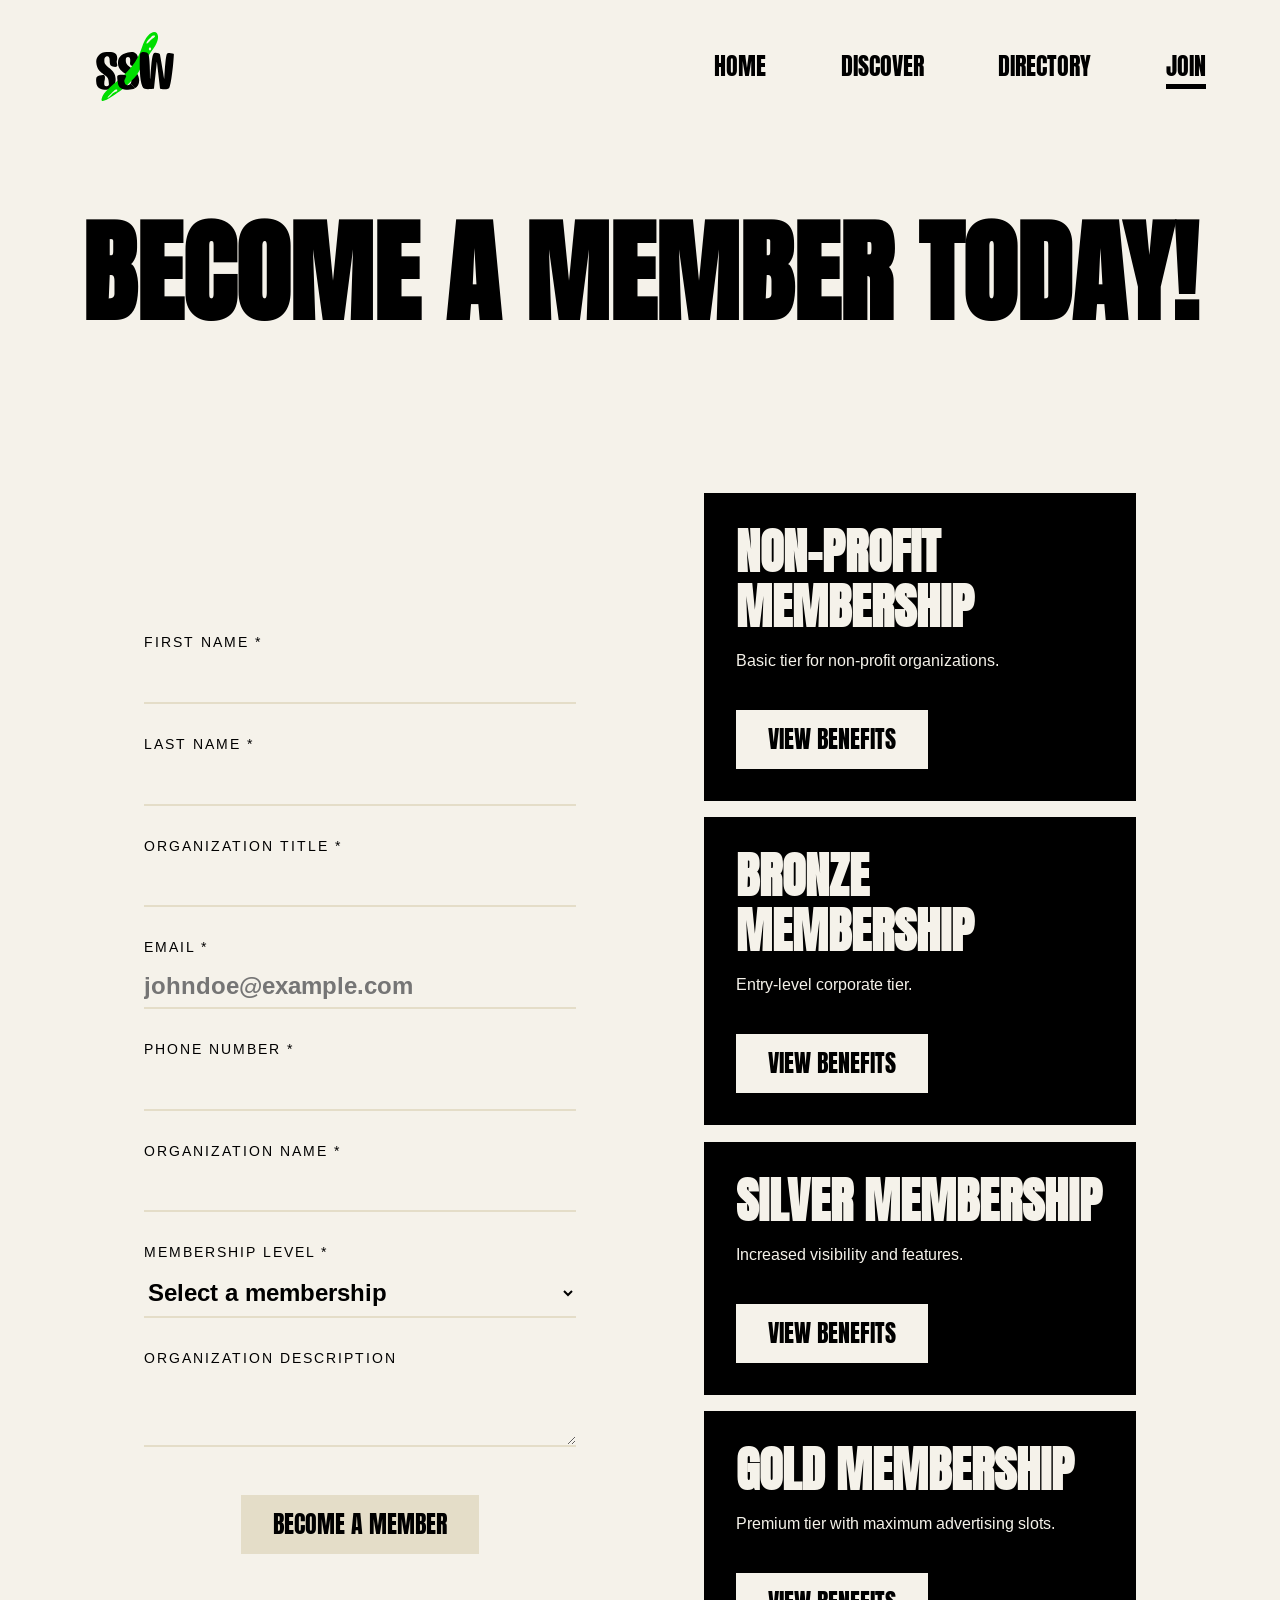
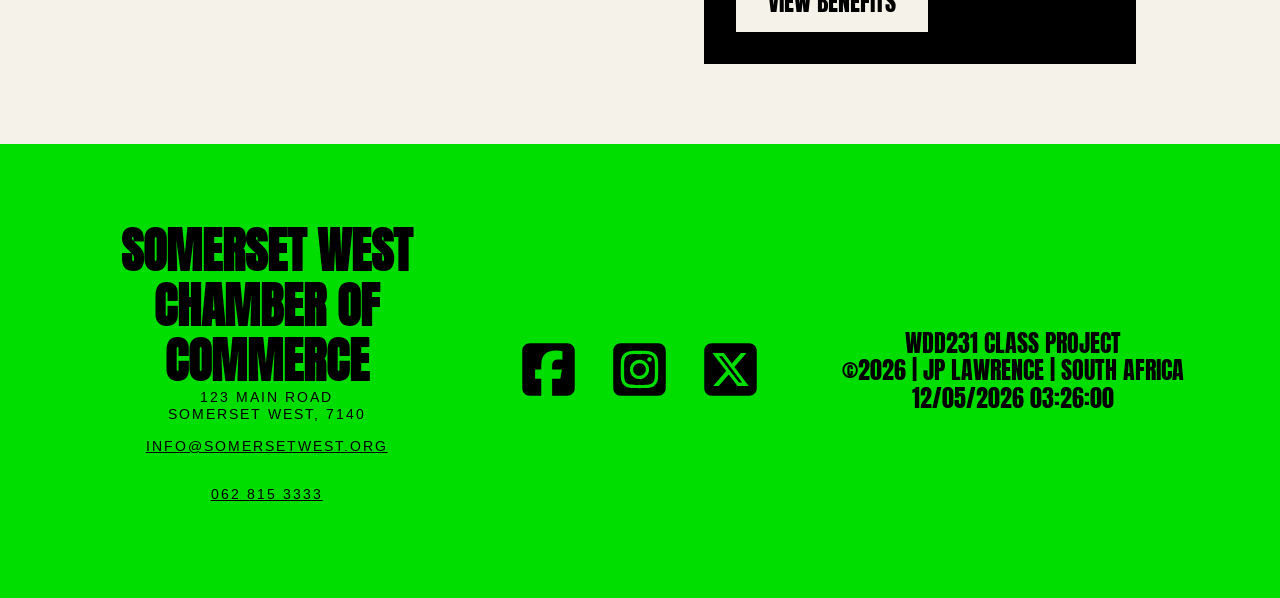
<file: chamber/join.html>
<!DOCTYPE html>
<html lang="en">
<head>
    <meta charset="UTF-8">
    <meta name="viewport" content="width=device-width, initial-scale=1.0">
    <title>Join Us | Somerset West Chamber of Commerce</title>
    <meta name="description" content="Become a member of the Somerset West Chamber of Commerce. Choose a membership tier and register your business to connect with partners in the Helderberg area.">
    <meta name="author" content="Jp Lawrence">

    <meta property="og:title" content="Membership Registration - Somerset West Chamber of Commerce" />
    <meta property="og:description" content="Grow your business network in the Helderberg area. Register for a membership with the Somerset West Chamber of Commerce." />
    <meta property="og:url" content="https://jeanpierrelawrence.github.io/wdd231/chamber/join.html" />
    <meta property="og:image" content="https://jeanpierrelawrence.github.io/wdd231/chamber/images/og-image.avif" />
    <meta property="og:image:width" content="1200">
    <meta property="og:image:height" content="630">
    <meta property="og:image:type" content="image/avif">

    <link rel="preconnect" href="https://fonts.googleapis.com">
    <link rel="preconnect" href="https://fonts.gstatic.com" crossorigin>
    <link href="https://fonts.googleapis.com/css2?family=Anton&family=Arimo:ital,wght@0,400..700;1,400..700&display=swap" rel="stylesheet">

    <link rel="stylesheet" href="styles/normalize.css">
    <link rel="stylesheet" href="styles/base.css">
    <link rel="stylesheet" href="styles/base-larger.css">
    <link rel="shortcut icon" href="images/favicon.ico" type="image/x-icon">

    <script src="scripts/date.js" defer></script>
    <script src="scripts/navigation.js" defer></script>
    <script src="scripts/modal.js" defer></script>

</head>
<body>
    
    <div class="desktop-wrapper">
        <header>
            <div class="logo-wrapper">
                <img src="images/logo-dark.svg" class="logo logo-dark" alt="SSW Logo" width="78" height="70">
                <img src="images/logo-light.svg" class="logo logo-light" alt="SSW Logo" width="78" height="70">
            </div>
            <button id="menu-button" class="menu-button" aria-label="Open Menu">
                <span class="menu-bar"></span>
                <span class="menu-bar"></span>
            </button>
        </header>
        <nav id="primary-nav" class="primary-nav">
            <ul>
                <li><a href="index.html" class="nav-link">Home</a></li>
                <li><a href="discover.html" class="nav-link">Discover</a></li>
                <li><a href="directory.html" class="nav-link">Directory</a></li>
                <li><a href="join.html" class="nav-link">Join</a></li>
            </ul>
        </nav>
    </div>
    <main>
        <h1 class="heading-lg">Become a member today!</h1>
        <div class="join-wrapper">
            <form action="thankyou.html" method="get" class="member-form">
                <label for="first-name" class="upper-spaced">First Name *</label>
                <input type="text" name="firstName" id="first-name" autocomplete="given-name" title="Please enter your first name" required>
                <label for="last-name" class="upper-spaced">Last Name *</label>
                <input type="text" name="lastName" id="last-name" title="Please enter your last name" autocomplete="family-name" required>
                <label for="job-title" class="upper-spaced">Organization Title *</label>
                <input type="text" name="jobTitle" id="job-title" title="Minimum 7 characters. Only letters, spaces, and hyphens allowed" autocomplete="organization-title" pattern="^[A-Za-z\s-]{7,}$" required>
                <label for="email" class="upper-spaced">Email *</label>
                <input type="email" id="email" name="email" title="Please enter your email" autocomplete="email" placeholder="johndoe@example.com" required>
                <label for="phone-number" class="upper-spaced">Phone Number *</label>
                <input type="tel" id="phone-number" name="phoneNumber" title="Please enter your phone number" autocomplete="tel" required>
                <label for="business-name" class="upper-spaced">Organization Name *</label>
                <input type="text" id="business-name" name="businessName" title="Please enter the name of your organization" autocomplete="organization" required>
                <label for="membership-level" class="upper-spaced">Membership Level *</label>
                <select name="membershipLevel" id="membership-level" required>
                    <option value="" selected disabled>Select a membership</option>
                    <option value="np">Non-Profit (NP) Membership</option>
                    <option value="bronze">Bronze Membership</option>
                    <option value="silver">Silver Membership</option>
                    <option value="gold">Gold Membership</option>
                </select>
                <label for="description" class="upper-spaced">Organization Description</label>
                <textarea name="description" id="description" title="Please write a description of your organization"></textarea>
                <input type="hidden" name="timestamp" id="timestamp">
                <button type="submit" class="heading-sm button">Become a member</button>
            </form>

            <ul class="membership-cards">
                <li class="card">
                    <h2 class="heading-md">Non-Profit Membership</h2>
                    <p>Basic tier for non-profit organizations.</p>
                    <button type="button" class="open-modal-btn heading-sm" data-modal="modal-np">View Benefits</button>
                </li>

                <li class="card">
                    <h2 class="heading-md">Bronze Membership</h2>
                    <p>Entry-level corporate tier.</p>
                    <button type="button" class="open-modal-btn heading-sm" data-modal="modal-bronze">View Benefits</button>
                </li>

                <li class="card">
                    <h2 class="heading-md">Silver Membership</h2>
                    <p>Increased visibility and features.</p>
                    <button type="button" class="open-modal-btn heading-sm" data-modal="modal-silver">View Benefits</button>
                </li>

                <li class="card">
                    <h2 class="heading-md">Gold Membership</h2>
                    <p>Premium tier with maximum advertising slots.</p>
                    <button type="button" class="open-modal-btn heading-sm" data-modal="modal-gold">View Benefits</button>
                </li>
            </ul>
        </div>



    </main>
    <footer>
        <address class="upper-spaced">
            <strong class="heading-md">Somerset West Chamber of Commerce</strong>
            <p>123 Main Road</p>
            <p>Somerset West, 7140</p>
            <a href="mailto:info@somersetwest.org">info@somersetwest.org</a>
            <a href="tel:+0628153333">062 815 3333</a>
        </address>

        <nav>
            <ul class="footer-socials">
                <li>
                    <a href="https://facebook.com" aria-label="Facebook" target="_blank"><svg viewBox="0 0 640 640"><!--!Font Awesome Free v7.2.0 by @fontawesome - https://fontawesome.com License - https://fontawesome.com/license/free Copyright 2026 Fonticons, Inc.--><path fill="rgb(0, 0, 0)" d="M160 96C124.7 96 96 124.7 96 160L96 480C96 515.3 124.7 544 160 544L258.2 544L258.2 398.2L205.4 398.2L205.4 320L258.2 320L258.2 286.3C258.2 199.2 297.6 158.8 383.2 158.8C399.4 158.8 427.4 162 438.9 165.2L438.9 236C432.9 235.4 422.4 235 409.3 235C367.3 235 351.1 250.9 351.1 292.2L351.1 320L434.7 320L420.3 398.2L351 398.2L351 544L480 544C515.3 544 544 515.3 544 480L544 160C544 124.7 515.3 96 480 96L160 96z"/></svg>
                        </a>
                </li>
                <li>
                    <a href="https://instagram.com" aria-label="Instagram" target="_blank">
                        <svg viewBox="0 0 640 640"><!--!Font Awesome Free v7.2.0 by @fontawesome - https://fontawesome.com License - https://fontawesome.com/license/free Copyright 2026 Fonticons, Inc.--><path fill="rgb(0, 0, 0)" d="M290.4 275.7C274 286 264.5 304.5 265.5 323.8C266.6 343.2 278.2 360.4 295.6 368.9C313.1 377.3 333.8 375.5 349.6 364.3C366 354 375.5 335.5 374.5 316.2C373.4 296.8 361.8 279.6 344.4 271.1C326.9 262.7 306.2 264.5 290.4 275.7zM432.7 207.3C427.5 202.1 421.2 198 414.3 195.3C396.2 188.2 356.7 188.5 331.2 188.8C327.1 188.8 323.3 188.9 320 188.9C316.7 188.9 312.8 188.9 308.6 188.8C283.1 188.5 243.8 188.1 225.7 195.3C218.8 198 212.6 202.1 207.3 207.3C202 212.5 198 218.8 195.3 225.7C188.2 243.8 188.6 283.4 188.8 308.9C188.8 313 188.9 316.8 188.9 320C188.9 323.2 188.9 327 188.8 331.1C188.6 356.6 188.2 396.2 195.3 414.3C198 421.2 202.1 427.4 207.3 432.7C212.5 438 218.8 442 225.7 444.7C243.8 451.8 283.3 451.5 308.8 451.2C312.9 451.2 316.7 451.1 320 451.1C323.3 451.1 327.2 451.1 331.4 451.2C356.9 451.5 396.2 451.9 414.3 444.7C421.2 442 427.4 437.9 432.7 432.7C438 427.5 442 421.2 444.7 414.3C451.9 396.3 451.5 356.9 451.2 331.3C451.2 327.1 451.1 323.2 451.1 319.9C451.1 316.6 451.1 312.8 451.2 308.5C451.5 283 451.9 243.6 444.7 225.5C442 218.6 437.9 212.4 432.7 207.1L432.7 207.3zM365.6 251.8C383.7 263.9 396.2 282.7 400.5 304C404.8 325.3 400.3 347.5 388.2 365.6C382.2 374.6 374.5 382.2 365.6 388.2C356.7 394.2 346.6 398.3 336 400.4C314.7 404.6 292.5 400.2 274.4 388.1C256.3 376 243.8 357.2 239.5 335.9C235.2 314.6 239.7 292.4 251.7 274.3C263.7 256.2 282.6 243.7 303.9 239.4C325.2 235.1 347.4 239.6 365.5 251.6L365.6 251.6zM394.8 250.5C391.7 248.4 389.2 245.4 387.7 241.9C386.2 238.4 385.9 234.6 386.6 230.8C387.3 227 389.2 223.7 391.8 221C394.4 218.3 397.9 216.5 401.6 215.8C405.3 215.1 409.2 215.4 412.7 216.9C416.2 218.4 419.2 220.8 421.3 223.9C423.4 227 424.5 230.7 424.5 234.5C424.5 237 424 239.5 423.1 241.8C422.2 244.1 420.7 246.2 419 248C417.3 249.8 415.1 251.2 412.8 252.2C410.5 253.2 408 253.7 405.5 253.7C401.7 253.7 398 252.6 394.9 250.5L394.8 250.5zM544 160C544 124.7 515.3 96 480 96L160 96C124.7 96 96 124.7 96 160L96 480C96 515.3 124.7 544 160 544L480 544C515.3 544 544 515.3 544 480L544 160zM453 453C434.3 471.7 411.6 477.6 386 478.9C359.6 480.4 280.4 480.4 254 478.9C228.4 477.6 205.7 471.7 187 453C168.3 434.3 162.4 411.6 161.2 386C159.7 359.6 159.7 280.4 161.2 254C162.5 228.4 168.3 205.7 187 187C205.7 168.3 228.5 162.4 254 161.2C280.4 159.7 359.6 159.7 386 161.2C411.6 162.5 434.3 168.3 453 187C471.7 205.7 477.6 228.4 478.8 254C480.3 280.3 480.3 359.4 478.8 385.9C477.5 411.5 471.7 434.2 453 452.9L453 453z"/></svg>
                        </a>
                </li>
                <li>
                    <a href="https://twitter.com" aria-label="Twitter" target="_blank">
                        <svg viewBox="0 0 640 640"><!--!Font Awesome Free v7.2.0 by @fontawesome - https://fontawesome.com License - https://fontawesome.com/license/free Copyright 2026 Fonticons, Inc.--><path fill="rgb(0, 0, 0)" d="M160 96C124.7 96 96 124.7 96 160L96 480C96 515.3 124.7 544 160 544L480 544C515.3 544 544 515.3 544 480L544 160C544 124.7 515.3 96 480 96L160 96zM457.1 180L353.3 298.6L475.4 460L379.8 460L305 362.1L219.3 460L171.8 460L282.8 333.1L165.7 180L263.7 180L331.4 269.5L409.6 180L457.1 180zM419.3 431.6L249.4 206.9L221.1 206.9L392.9 431.6L419.3 431.6z"/></svg>
                        </a>
                </li>
            </ul>
        </nav>

        <aside>
            <p class="heading-sm">WDD231 Class Project</p>
            <p class="heading-sm">&copy;<span id="currentyear"></span> | Jp Lawrence | South Africa</p>
            <p id="lastModified" class="heading-sm"></p>
        </aside>
    </footer>

    <dialog id="modal-np" class="modal">
        <div class="modal-card">
            <button type="button" class="close-modal-btn" aria-label="Close modal">&times;</button>
            
            <header class="modal-header">
                <span class="category-title upper-spaced">Membership</span>
                <h2 class="heading-md">NP Membership</h2>
                
                <div class="price-block">
                    <span class="price-amount">R0</span>
                    <div class="billing-info">
                        <span>No fees</span>
                        <span>Basic</span>
                    </div>
                </div>
            </header>

            <div class="modal-body">
                <p class="tier-description">
                    A basic entry tier specifically designed to assist non-profit organizations with establishing a foundational digital presence.
                </p>

                <ul class="benefits-list">
                    <li>
                        <span class="icon-tick" aria-hidden="true">&#10003;</span>
                        <span class="benefit-text">Basic community directory business listing</span>
                    </li>
                    <li>
                        <span class="icon-tick" aria-hidden="true">&#10003;</span>
                        <span class="benefit-text">Access to standard local networking events</span>
                    </li>
                </ul>
            </div>

            <footer class="modal-footer">
                <a href="#" class="learn-more-link button heading-sm">Learn More</a>
            </footer>
        </div>
    </dialog>

    <dialog id="modal-bronze" class="modal">
        <div class="modal-card">
            <button type="button" class="close-modal-btn" aria-label="Close modal">&times;</button>
            
            <header class="modal-header">
                <span class="category-title upper-spaced">Membership</span>
                <h2 class="heading-md">Bronze Tier</h2>
                
                <div class="price-block">
                    <span class="price-amount">R1,500</span>
                    <div class="billing-info">
                        <span>Billed annually</span>
                        <span>R129 per month</span>
                    </div>
                </div>
            </header>

            <div class="modal-body">
                <p class="tier-description">
                    Get started with essential tools to manage your organization efficiently. Ideal for small local teams with fundamental networking needs.
                </p>

                <ul class="benefits-list">
                    <li>
                        <span class="icon-tick" aria-hidden="true">&#10003;</span>
                        <span class="benefit-text">Standard directory business listing</span>
                    </li>
                    <li>
                        <span class="icon-tick" aria-hidden="true">&#10003;</span>
                        <span class="benefit-text">Event entry discounts (10% off tickets)</span>
                    </li>
                    <li>
                        <span class="icon-tick" aria-hidden="true">&#10003;</span>
                        <span class="benefit-text">Access to basic training assets</span>
                    </li>
                </ul>
            </div>

            <footer class="modal-footer">
                <a href="#" class="learn-more-link button">Learn More</a>
            </footer>
        </div>
    </dialog>

    <dialog id="modal-silver" class="modal">
        <div class="modal-card">
            <button type="button" class="close-modal-btn" aria-label="Close modal">&times;</button>
            
            <header class="modal-header">
                <span class="category-title upper-spaced">Membership</span>
                <h2 class="heading-md">Silver Tier</h2>
                
                <div class="price-block">
                    <span class="price-amount">R3,500</span>
                    <div class="billing-info">
                        <span>Billed annually</span>
                        <span>R299 per month</span>
                    </div>
                </div>
            </header>

            <div class="modal-body">
                <p class="tier-description">
                    A comprehensive solution for growing teams, offering enhanced marketing features to streamline your visibility within the industry.
                </p>

                <ul class="benefits-list">
                    <li>
                        <span class="icon-tick" aria-hidden="true">&#10003;</span>
                        <span class="benefit-text">Priority directory business listing</span>
                    </li>
                    <li>
                        <span class="icon-tick" aria-hidden="true">&#10003;</span>
                        <span class="benefit-text">Event entry discounts (25% off tickets)</span>
                    </li>
                    <li>
                        <span class="icon-tick" aria-hidden="true">&#10003;</span>
                        <span class="benefit-text">Advanced training suites access</span>
                    </li>
                    <li>
                        <span class="icon-tick" aria-hidden="true">&#10003;</span>
                        <span class="benefit-text">1 x Homepage spotlight position per quarter</span>
                    </li>
                </ul>
            </div>

            <footer class="modal-footer">
                <a href="#" class="learn-more-link button">Learn More</a>
            </footer>
        </div>
    </dialog>

    <dialog id="modal-gold" class="modal">
        <div class="modal-card">
            <button type="button" class="close-modal-btn" aria-label="Close modal">&times;</button>
            
            <header class="modal-header">
                <span class="category-title upper-spaced">Membership</span>
                <h2 class="heading-md">Gold Tier</h2>
                
                <div class="price-block">
                    <span class="price-amount">R7,000</span>
                    <div class="billing-info">
                        <span>Billed annually</span>
                        <span>R599 per month</span>
                    </div>
                </div>
            </header>

            <div class="modal-body">
                <p class="tier-description">
                    Maximize organization performance with premium tools, continuous advertising visibility, and full customization options perfect for established groups.
                </p>

                <ul class="benefits-list">
                    <li>
                        <span class="icon-tick" aria-hidden="true">&#10003;</span>
                        <span class="benefit-text">Premium top-tier directory business listing</span>
                    </li>
                    <li>
                        <span class="icon-tick" aria-hidden="true">&#10003;</span>
                        <span class="benefit-text">Free event entry for up to 3 staff members</span>
                    </li>
                    <li>
                        <span class="icon-tick" aria-hidden="true">&#10003;</span>
                        <span class="benefit-text">Permanent homepage spotlight rotation position</span>
                    </li>
                    <li>
                        <span class="icon-tick" aria-hidden="true">&#10003;</span>
                        <span class="benefit-text">Unlimited access to professional training suites</span>
                    </li>
                    <li>
                        <span class="icon-tick" aria-hidden="true">&#10003;</span>
                        <span class="benefit-text">Special elite event sponsorship opportunities</span>
                    </li>
                </ul>
            </div>

            <footer class="modal-footer">
                <a href="#" class="learn-more-link button">Learn More</a>
            </footer>
        </div>
    </dialog>

</body>
</html>
</file>
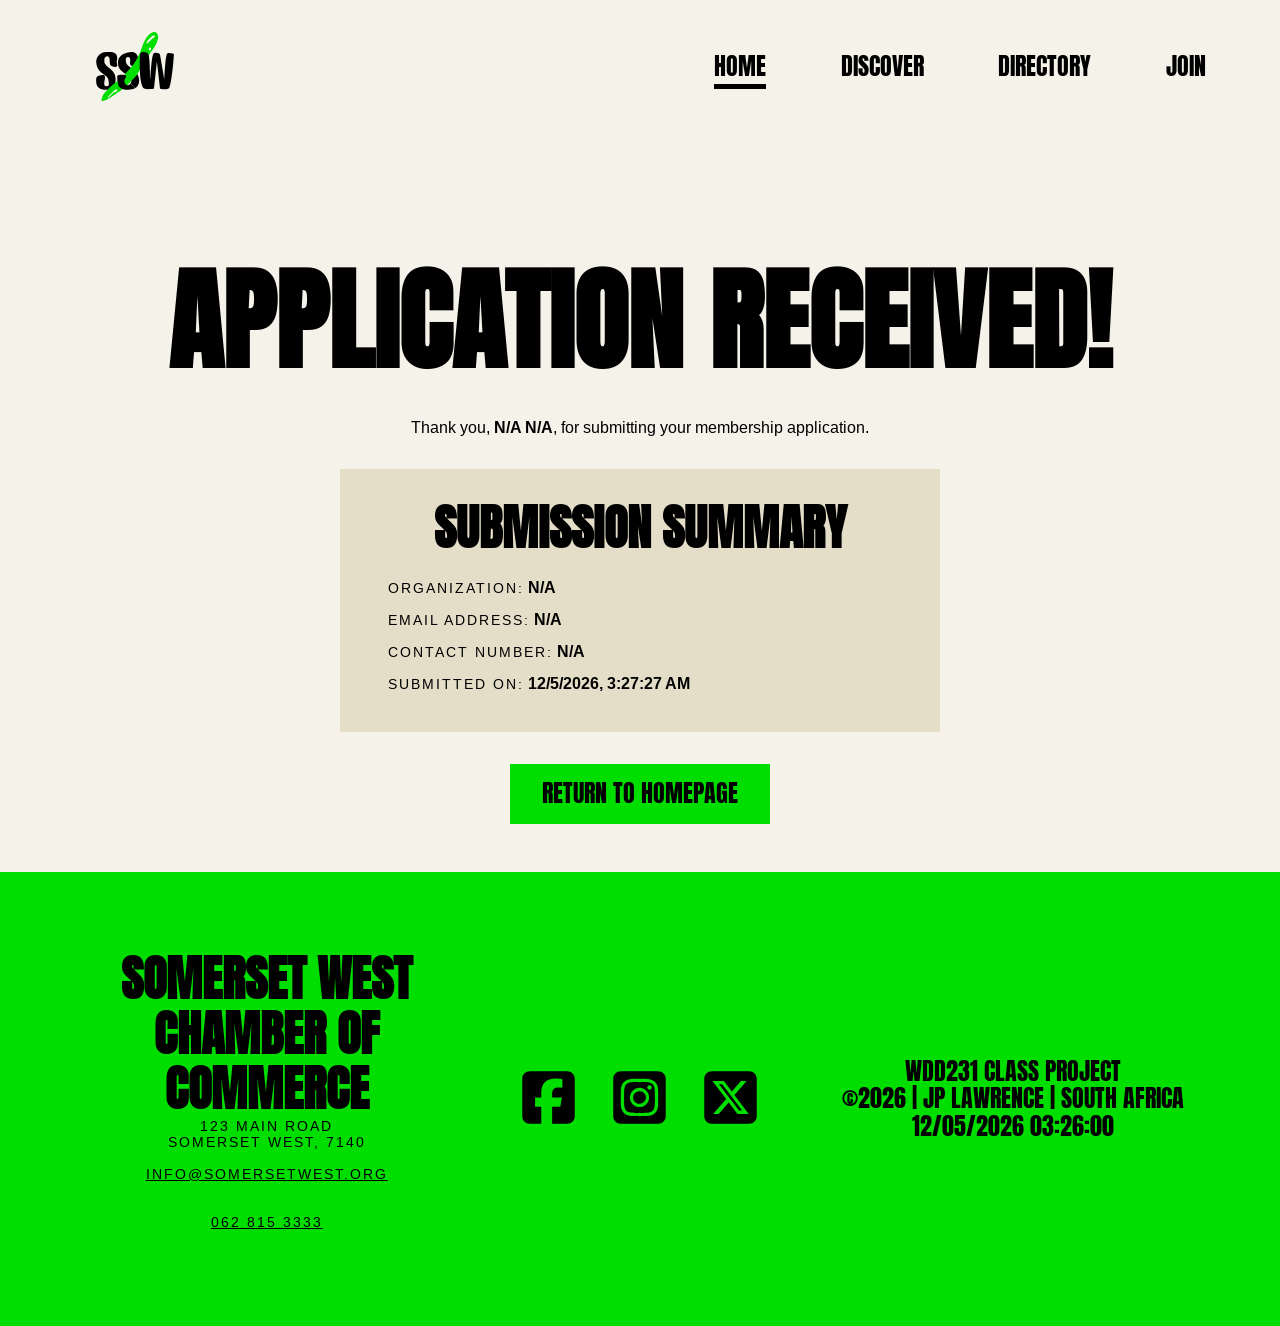
<file: chamber/thankyou.html>
<!DOCTYPE html>
<html lang="en">
<head>
    <meta charset="UTF-8">
    <meta name="viewport" content="width=device-width, initial-scale=1.0">
    <title>Registration Successful | Somerset West Chamber of Commerce</title>
    <meta name="description" content="Your membership application has been received by the Somerset West Chamber of Commerce. Thank you for connecting with the Helderberg business community.">
    <meta name="author" content="Jp Lawrence">

    <meta property="og:title" content="Application Confirmed - Somerset West Chamber of Commerce" />
    <meta property="og:description" content="Thank you for submitting your membership registration form. Your details have been securely recorded." />
    <meta property="og:url" content="https://jeanpierrelawrence.github.io/wdd231/chamber/thankyou.html" />
    <meta property="og:image" content="https://jeanpierrelawrence.github.io/wdd231/chamber/images/og-image.avif" />
    <meta property="og:image:width" content="1200">
    <meta property="og:image:height" content="630">
    <meta property="og:image:type" content="image/avif">

    <link rel="preconnect" href="https://fonts.googleapis.com">
    <link rel="preconnect" href="https://fonts.gstatic.com" crossorigin>
    <link href="https://fonts.googleapis.com/css2?family=Anton&family=Arimo:ital,wght@0,400..700;1,400..700&display=swap" rel="stylesheet">

    <link rel="stylesheet" href="styles/normalize.css">
    <link rel="stylesheet" href="styles/base.css">
    <link rel="stylesheet" href="styles/base-larger.css">
    <link rel="shortcut icon" href="images/favicon.ico" type="image/x-icon">

    <script src="scripts/date.js" defer></script>
    <script src="scripts/navigation.js" defer></script>
    <script src="scripts/thankyou.js" defer></script>

</head>
<body>
    
    <div class="desktop-wrapper">
        <header>
            <div class="logo-wrapper">
                <img src="images/logo-dark.svg" class="logo logo-dark" alt="SSW Logo" width="78" height="70">
                <img src="images/logo-light.svg" class="logo logo-light" alt="SSW Logo" width="78" height="70">
            </div>
            <button id="menu-button" class="menu-button" aria-label="Open Menu">
                <span class="menu-bar"></span>
                <span class="menu-bar"></span>
            </button>
        </header>
        <nav id="primary-nav" class="primary-nav">
            <ul>
                <li><a href="index.html" class="nav-link active">Home</a></li>
                <li><a href="discover.html" class="nav-link">Discover</a></li>
                <li><a href="directory.html" class="nav-link">Directory</a></li>
                <li><a href="join.html" class="nav-link">Join</a></li>
            </ul>
        </nav>
    </div>

    <main class="thankyou-container">
        <div id="confirmation-card-hook">
        </div>
    </main>

    <footer>
        <address class="upper-spaced">
            <strong class="heading-md">Somerset West Chamber of Commerce</strong>
            <p>123 Main Road</p>
            <p>Somerset West, 7140</p>
            <a href="mailto:info@somersetwest.org">info@somersetwest.org</a>
            <a href="tel:+0628153333">062 815 3333</a>
        </address>

        <nav>
            <ul class="footer-socials">
                <li>
                    <a href="https://facebook.com" aria-label="Facebook" target="_blank"><svg viewBox="0 0 640 640"><!--!Font Awesome Free v7.2.0 by @fontawesome - https://fontawesome.com License - https://fontawesome.com/license/free Copyright 2026 Fonticons, Inc.--><path fill="rgb(0, 0, 0)" d="M160 96C124.7 96 96 124.7 96 160L96 480C96 515.3 124.7 544 160 544L258.2 544L258.2 398.2L205.4 398.2L205.4 320L258.2 320L258.2 286.3C258.2 199.2 297.6 158.8 383.2 158.8C399.4 158.8 427.4 162 438.9 165.2L438.9 236C432.9 235.4 422.4 235 409.3 235C367.3 235 351.1 250.9 351.1 292.2L351.1 320L434.7 320L420.3 398.2L351 398.2L351 544L480 544C515.3 544 544 515.3 544 480L544 160C544 124.7 515.3 96 480 96L160 96z"/></svg>
                        </a>
                </li>
                <li>
                    <a href="https://instagram.com" aria-label="Instagram" target="_blank">
                        <svg viewBox="0 0 640 640"><!--!Font Awesome Free v7.2.0 by @fontawesome - https://fontawesome.com License - https://fontawesome.com/license/free Copyright 2026 Fonticons, Inc.--><path fill="rgb(0, 0, 0)" d="M290.4 275.7C274 286 264.5 304.5 265.5 323.8C266.6 343.2 278.2 360.4 295.6 368.9C313.1 377.3 333.8 375.5 349.6 364.3C366 354 375.5 335.5 374.5 316.2C373.4 296.8 361.8 279.6 344.4 271.1C326.9 262.7 306.2 264.5 290.4 275.7zM432.7 207.3C427.5 202.1 421.2 198 414.3 195.3C396.2 188.2 356.7 188.5 331.2 188.8C327.1 188.8 323.3 188.9 320 188.9C316.7 188.9 312.8 188.9 308.6 188.8C283.1 188.5 243.8 188.1 225.7 195.3C218.8 198 212.6 202.1 207.3 207.3C202 212.5 198 218.8 195.3 225.7C188.2 243.8 188.6 283.4 188.8 308.9C188.8 313 188.9 316.8 188.9 320C188.9 323.2 188.9 327 188.8 331.1C188.6 356.6 188.2 396.2 195.3 414.3C198 421.2 202.1 427.4 207.3 432.7C212.5 438 218.8 442 225.7 444.7C243.8 451.8 283.3 451.5 308.8 451.2C312.9 451.2 316.7 451.1 320 451.1C323.3 451.1 327.2 451.1 331.4 451.2C356.9 451.5 396.2 451.9 414.3 444.7C421.2 442 427.4 437.9 432.7 432.7C438 427.5 442 421.2 444.7 414.3C451.9 396.3 451.5 356.9 451.2 331.3C451.2 327.1 451.1 323.2 451.1 319.9C451.1 316.6 451.1 312.8 451.2 308.5C451.5 283 451.9 243.6 444.7 225.5C442 218.6 437.9 212.4 432.7 207.1L432.7 207.3zM365.6 251.8C383.7 263.9 396.2 282.7 400.5 304C404.8 325.3 400.3 347.5 388.2 365.6C382.2 374.6 374.5 382.2 365.6 388.2C356.7 394.2 346.6 398.3 336 400.4C314.7 404.6 292.5 400.2 274.4 388.1C256.3 376 243.8 357.2 239.5 335.9C235.2 314.6 239.7 292.4 251.7 274.3C263.7 256.2 282.6 243.7 303.9 239.4C325.2 235.1 347.4 239.6 365.5 251.6L365.6 251.6zM394.8 250.5C391.7 248.4 389.2 245.4 387.7 241.9C386.2 238.4 385.9 234.6 386.6 230.8C387.3 227 389.2 223.7 391.8 221C394.4 218.3 397.9 216.5 401.6 215.8C405.3 215.1 409.2 215.4 412.7 216.9C416.2 218.4 419.2 220.8 421.3 223.9C423.4 227 424.5 230.7 424.5 234.5C424.5 237 424 239.5 423.1 241.8C422.2 244.1 420.7 246.2 419 248C417.3 249.8 415.1 251.2 412.8 252.2C410.5 253.2 408 253.7 405.5 253.7C401.7 253.7 398 252.6 394.9 250.5L394.8 250.5zM544 160C544 124.7 515.3 96 480 96L160 96C124.7 96 96 124.7 96 160L96 480C96 515.3 124.7 544 160 544L480 544C515.3 544 544 515.3 544 480L544 160zM453 453C434.3 471.7 411.6 477.6 386 478.9C359.6 480.4 280.4 480.4 254 478.9C228.4 477.6 205.7 471.7 187 453C168.3 434.3 162.4 411.6 161.2 386C159.7 359.6 159.7 280.4 161.2 254C162.5 228.4 168.3 205.7 187 187C205.7 168.3 228.5 162.4 254 161.2C280.4 159.7 359.6 159.7 386 161.2C411.6 162.5 434.3 168.3 453 187C471.7 205.7 477.6 228.4 478.8 254C480.3 280.3 480.3 359.4 478.8 385.9C477.5 411.5 471.7 434.2 453 452.9L453 453z"/></svg>
                        </a>
                </li>
                <li>
                    <a href="https://twitter.com" aria-label="Twitter" target="_blank">
                        <svg viewBox="0 0 640 640"><!--!Font Awesome Free v7.2.0 by @fontawesome - https://fontawesome.com License - https://fontawesome.com/license/free Copyright 2026 Fonticons, Inc.--><path fill="rgb(0, 0, 0)" d="M160 96C124.7 96 96 124.7 96 160L96 480C96 515.3 124.7 544 160 544L480 544C515.3 544 544 515.3 544 480L544 160C544 124.7 515.3 96 480 96L160 96zM457.1 180L353.3 298.6L475.4 460L379.8 460L305 362.1L219.3 460L171.8 460L282.8 333.1L165.7 180L263.7 180L331.4 269.5L409.6 180L457.1 180zM419.3 431.6L249.4 206.9L221.1 206.9L392.9 431.6L419.3 431.6z"/></svg>
                        </a>
                </li>
            </ul>
        </nav>

        <aside>
            <p class="heading-sm">WDD231 Class Project</p>
            <p class="heading-sm">&copy;<span id="currentyear"></span> | Jp Lawrence | South Africa</p>
            <p id="lastModified" class="heading-sm"></p>
        </aside>
    </footer>

</body>
</html>
</file>
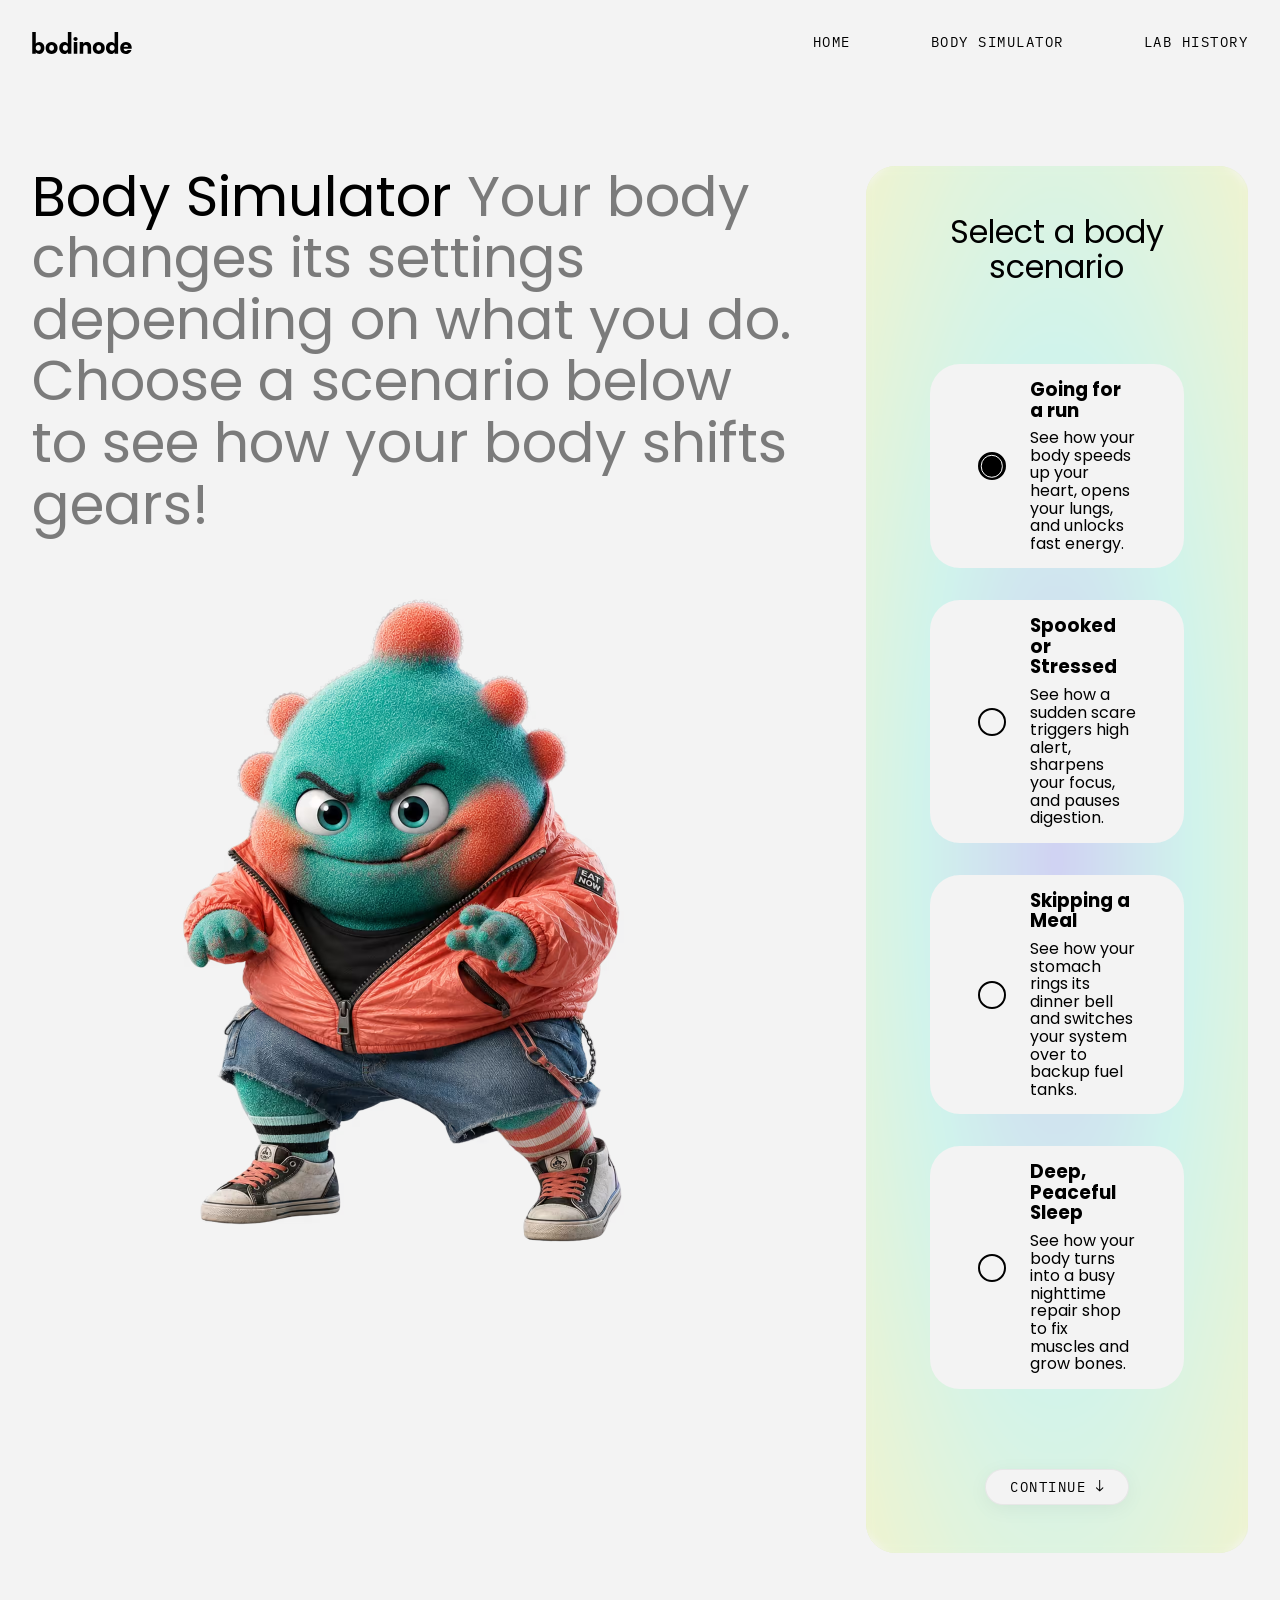
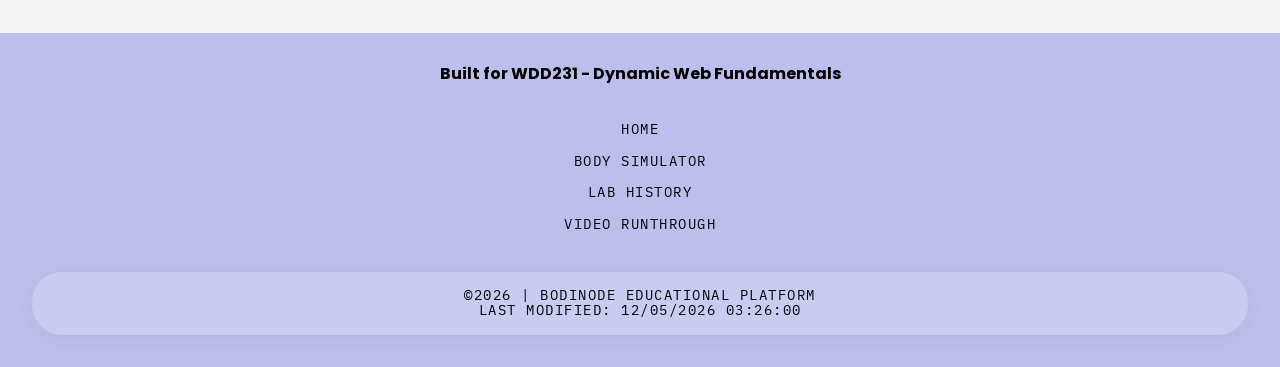
<file: finalproject/body-simulator.html>
<!DOCTYPE html>
<html lang="en">
<head>
    <meta charset="UTF-8">
    <meta name="viewport" content="width=device-width, initial-scale=1.0">
    <meta name="description" content="An interactive, motion-driven educational platform designed to demystify human biology and complex physiological systems through character-driven hormone profiles.">
    <meta name="author" content="Jp Lawrence">
    <meta property="og:title" content="Bodinode — Interactive Biology Engine"/>
    <meta property="og:description" content="Explore the secret world of hormones! Meet the characters regulating your metabolism, sleep, and development through dynamic, micro-learning biology profiles." />
    <meta property="og:url" content="https://jeanpierrelawrence.github.io/wdd231/finalproject/body-simulator.html" />
    <meta property="og:image" content="https://jeanpierrelawrence.github.io/wdd231/finalproject/images/og-image.avif" />
    <meta property="og:image:width" content="1200">
    <meta property="og:image:height" content="630">
    <meta property="og:image:type" content="image/avif">
    <title>Body Simulator — Bodinode</title>

    <link rel="shortcut icon" href="images/favicon.ico" type="image/x-icon">

    <link rel="preconnect" href="https://fonts.googleapis.com">
    <link rel="preconnect" href="https://fonts.gstatic.com" crossorigin>
    <link href="https://fonts.googleapis.com/css2?family=IBM+Plex+Mono:ital,wght@0,100;0,200;0,300;0,400;0,500;0,600;0,700;1,100;1,200;1,300;1,400;1,500;1,600;1,700&family=Poppins:ital,wght@0,100;0,200;0,300;0,400;0,500;0,600;0,700;0,800;0,900;1,100;1,200;1,300;1,400;1,500;1,600;1,700;1,800;1,900&display=swap" rel="stylesheet">

    <link rel="stylesheet" href="styles/theme.css">
    <link rel="stylesheet" href="styles/body-simulator.css">
</head>
<body>
    <header>
        <img src="images/bodinode-logo.svg" alt="Bodinode">
        <button id="menu-button" class="menu-button" aria-label="Open Menu">
            <span class="menu-bar"></span>
            <span class="menu-bar"></span>
        </button>
        <nav id="primary-nav" class="primary-nav">
            <ul>
                <li><a href="index.html" class="mono">Home</a></li>
                <li><a href="body-simulator.html" class="mono">Body Simulator</a></li>
                <li><a href="lab-history.html" class="mono">Lab History</a></li>
            </ul>
        </nav>
    </header>
    <main>
        <section class="form-grid">
            <div class="left section-padding">
                <h1>Body Simulator</h1>
                <p class="text-light">Your body changes its settings depending on what you do. Choose a scenario below to see how your body shifts gears!</p>
                <figure>
                    <img src="./images/characters/ghrelin.avif" alt="Plush 3D Ghrelin character" width="800">
                </figure>
            </div>
            <div class="right">
                <div class="gradient-bg">
                    <form action="simulation-results.html" method="GET" class="simulator-form">
                        <h2>Select a body scenario</h2>
                        <div class="scenarios-grid">
                            <label class="scenario-option">
                                <input type="radio" name="scenario" value="running" checked>
                                <span class="custom-radio"></span>
                                <div class="option-content">
                                    <h3>Going for a run</h3>
                                    <p>See how your body speeds up your heart, opens your lungs, and unlocks fast energy.</p>
                                </div>
                            </label>
                            <label class="scenario-option">
                                <input type="radio" name="scenario" value="stress">
                                <span class="custom-radio"></span>
                                <div class="option-content">
                                    <h3>Spooked or Stressed</h3>
                                    <p>See how a sudden scare triggers high alert, sharpens your focus, and pauses digestion.</p>
                                </div>
                            </label>
                            <label class="scenario-option">
                                <input type="radio" name="scenario" value="fasting">
                                <span class="custom-radio"></span>
                                <div class="option-content">
                                    <h3>Skipping a Meal</h3>
                                    <p>See how your stomach rings its dinner bell and switches your system over to backup fuel tanks.</p>
                                </div>
                            </label>
                            <label class="scenario-option">
                                <input type="radio" name="scenario" value="sleeping">
                                <span class="custom-radio"></span>
                                <div class="option-content">
                                    <h3>Deep, Peaceful Sleep</h3>
                                    <p>See how your body turns into a busy nighttime repair shop to fix muscles and grow bones.</p>
                                </div>
                            </label>
                        </div>
                        <button type="submit" class="rounded-btn mono bounce">
                            Continue <img src="./images/arrow.svg" alt="Arrow">
                        </button>
                    </form>
                </div>
            </div>
        </section>
    </main>
    <footer>
        <div class="footer-branding">
            <h2>Built for WDD231 - Dynamic Web Fundamentals</h2>
            <nav>
                <ul>
                    <li><a href="index.html" class="mono">Home</a></li>
                    <li><a href="body-simulator.html" class="mono">Body Simulator</a></li>
                    <li><a href="lab-history.html" class="mono">Lab History</a></li>
                    <li><a href="https://youtu.be/N7o_qGFuJIM" class="mono">Video Runthrough</a></li>
                </ul>
            </nav>
        </div>
        <div class="footer-metadata">
            <p class="mono">&copy;<span id="currentyear"></span> | Bodinode Educational Platform</p>
            <p class="mono">Last Modified: <span id="lastModified"></span></p>
        </div>
    </footer>
    <script src="scripts/main.mjs" type="module"></script>
</body>
</html>
</file>
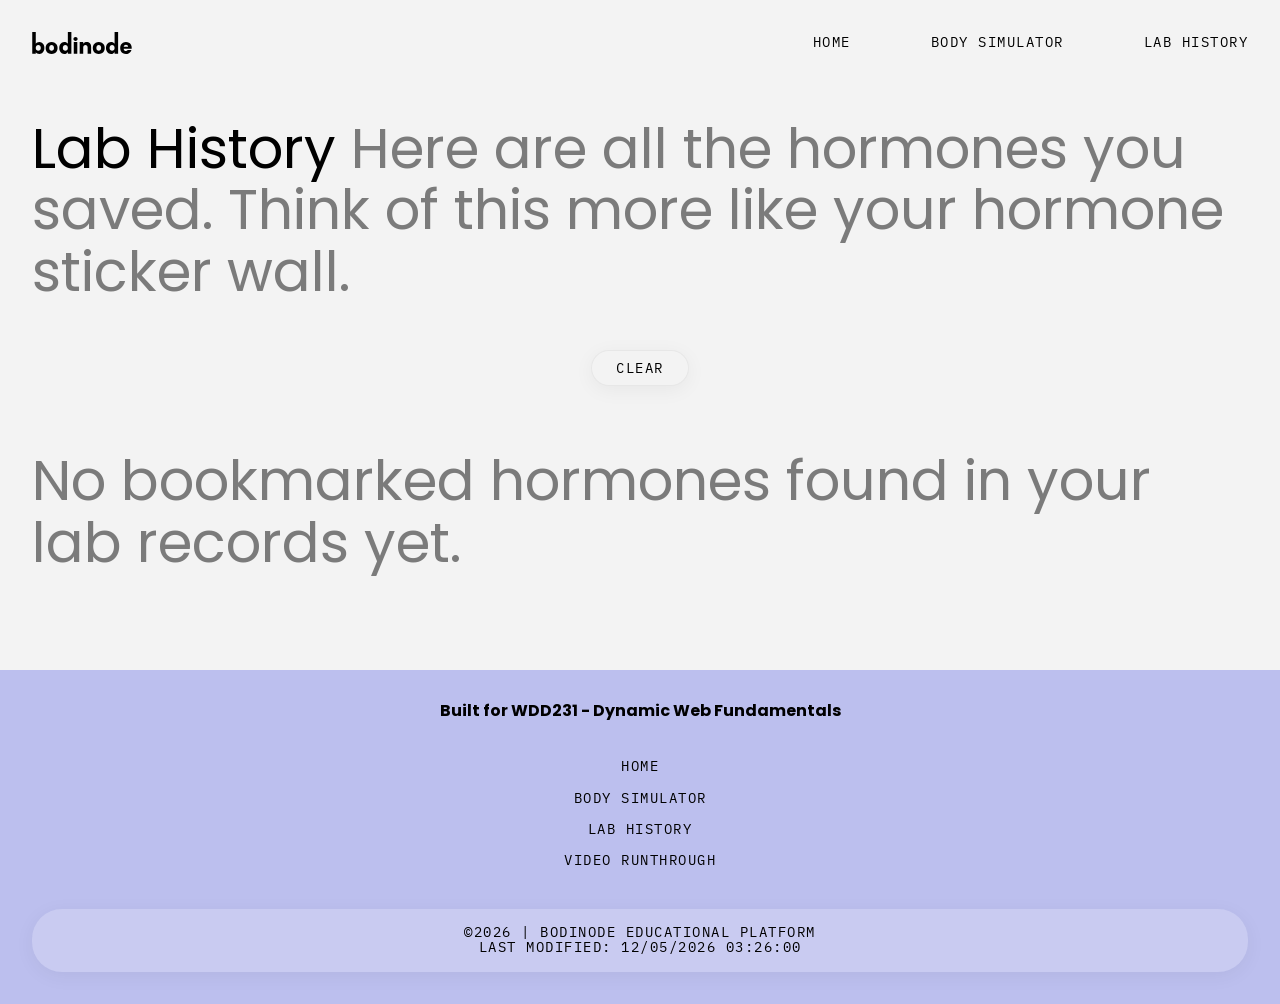
<file: finalproject/lab-history.html>
<!DOCTYPE html>
<html lang="en">
<head>
    <meta charset="UTF-8">
    <meta name="viewport" content="width=device-width, initial-scale=1.0">
    <meta name="description" content="An interactive, motion-driven educational platform designed to demystify human biology and complex physiological systems through character-driven hormone profiles.">
    <meta name="author" content="Jp Lawrence">
    <meta property="og:title" content="Bodinode — Interactive Biology Engine"/>
    <meta property="og:description" content="Explore the secret world of hormones! Meet the characters regulating your metabolism, sleep, and development through dynamic, micro-learning biology profiles." />
    <meta property="og:url" content="https://jeanpierrelawrence.github.io/wdd231/finalproject/lab-history.html" />
    <meta property="og:image" content="https://jeanpierrelawrence.github.io/wdd231/finalproject/images/og-image.avif" />
    <meta property="og:image:width" content="1200">
    <meta property="og:image:height" content="630">
    <meta property="og:image:type" content="image/avif">
    <title>Lab History — Bodinode</title>

    <link rel="shortcut icon" href="images/favicon.ico" type="image/x-icon">

    <link rel="preconnect" href="https://fonts.googleapis.com">
    <link rel="preconnect" href="https://fonts.gstatic.com" crossorigin>
    <link href="https://fonts.googleapis.com/css2?family=IBM+Plex+Mono:ital,wght@0,100;0,200;0,300;0,400;0,500;0,600;0,700;1,100;1,200;1,300;1,400;1,500;1,600;1,700&family=Poppins:ital,wght@0,100;0,200;0,300;0,400;0,500;0,600;0,700;0,800;0,900;1,100;1,200;1,300;1,400;1,500;1,600;1,700;1,800;1,900&display=swap" rel="stylesheet">

    <link rel="stylesheet" href="styles/theme.css">
    <link rel="stylesheet" href="styles/lab-history.css">
</head>
<body>
    <header>
        <img src="images/bodinode-logo.svg" alt="Bodinode">
        <button id="menu-button" class="menu-button" aria-label="Open Menu">
            <span class="menu-bar"></span>
            <span class="menu-bar"></span>
        </button>
        <nav id="primary-nav" class="primary-nav">
            <ul>
                <li><a href="index.html" class="mono">Home</a></li>
                <li><a href="body-simulator.html" class="mono">Body Simulator</a></li>
                <li><a href="lab-history.html" class="mono">Lab History</a></li>
            </ul>
        </nav>
    </header>
    <main class="section-padding">
        <h1>Lab History</h1>
        <p class="text-light">Here are all the hormones you saved. Think of this more like your hormone sticker wall.</p>
        <button id="clear-history" class="clear mono rounded-btn bounce" aria-label="Clear History">Clear</button>
        <ul id="lab-history-grid">
        </ul>
    </main>
    <footer>
        <div class="footer-branding">
            <h2>Built for WDD231 - Dynamic Web Fundamentals</h2>
            <nav>
                <ul>
                    <li><a href="index.html" class="mono">Home</a></li>
                    <li><a href="body-simulator.html" class="mono">Body Simulator</a></li>
                    <li><a href="lab-history.html" class="mono">Lab History</a></li>
                    <li><a href="https://youtu.be/N7o_qGFuJIM" class="mono">Video Runthrough</a></li>
                </ul>
            </nav>
        </div>
        <div class="footer-metadata">
            <p class="mono">&copy;<span id="currentyear"></span> | Bodinode Educational Platform</p>
            <p class="mono">Last Modified: <span id="lastModified"></span></p>
        </div>
    </footer>
    <script src="scripts/main.mjs" type="module"></script>
</body>
</html>
</file>
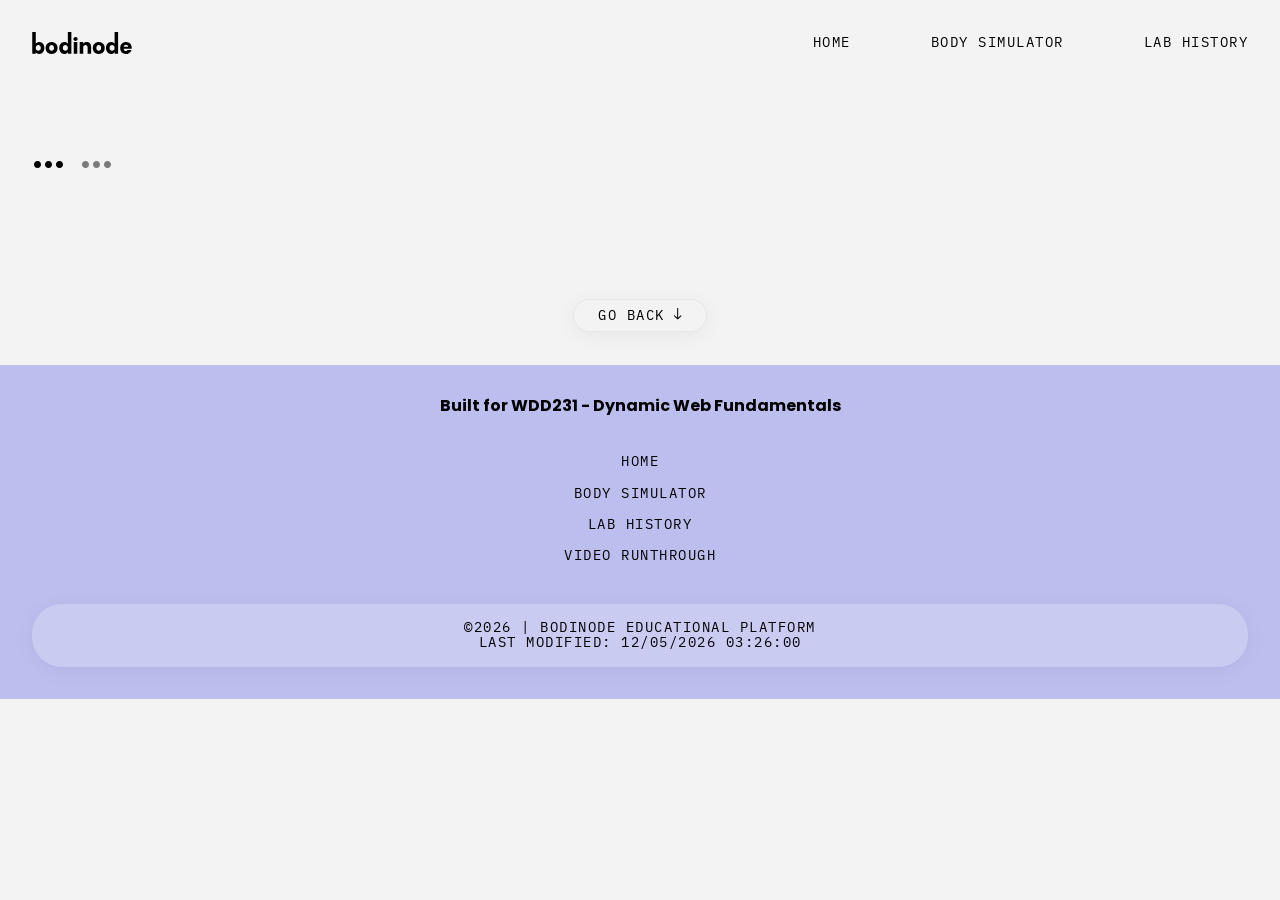
<file: finalproject/simulation-results.html>
<!DOCTYPE html>
<html lang="en">
<head>
    <meta charset="UTF-8">
    <meta name="viewport" content="width=device-width, initial-scale=1.0">
    <meta name="description" content="An interactive, motion-driven educational platform designed to demystify human biology and complex physiological systems through character-driven hormone profiles.">
    <meta name="author" content="Jp Lawrence">
    <meta property="og:title" content="Bodinode — Interactive Biology Engine"/>
    <meta property="og:description" content="Explore the secret world of hormones! Meet the characters regulating your metabolism, sleep, and development through dynamic, micro-learning biology profiles." />
    <meta property="og:url" content="https://jeanpierrelawrence.github.io/wdd231/finalproject/simulation-results.html" />
    <meta property="og:image" content="https://jeanpierrelawrence.github.io/wdd231/finalproject/images/og-image.avif" />
    <meta property="og:image:width" content="1200">
    <meta property="og:image:height" content="630">
    <meta property="og:image:type" content="image/avif">
    <title>Body Simulator — Bodinode</title>

    <link rel="shortcut icon" href="images/favicon.ico" type="image/x-icon">

    <link rel="preconnect" href="https://fonts.googleapis.com">
    <link rel="preconnect" href="https://fonts.gstatic.com" crossorigin>
    <link href="https://fonts.googleapis.com/css2?family=IBM+Plex+Mono:ital,wght@0,100;0,200;0,300;0,400;0,500;0,600;0,700;1,100;1,200;1,300;1,400;1,500;1,600;1,700&family=Poppins:ital,wght@0,100;0,200;0,300;0,400;0,500;0,600;0,700;0,800;0,900;1,100;1,200;1,300;1,400;1,500;1,600;1,700;1,800;1,900&display=swap" rel="stylesheet">

    <link rel="stylesheet" href="styles/theme.css">
    <link rel="stylesheet" href="styles/results.css">
</head>
<body>
    <header>
        <img src="images/bodinode-logo.svg" alt="Bodinode">
        <button id="menu-button" class="menu-button" aria-label="Open Menu">
            <span class="menu-bar"></span>
            <span class="menu-bar"></span>
        </button>
        <nav id="primary-nav" class="primary-nav">
            <ul>
                <li><a href="index.html" class="mono">Home</a></li>
                <li><a href="body-simulator.html" class="mono">Body Simulator</a></li>
                <li><a href="lab-history.html" class="mono">Lab History</a></li>
            </ul>
        </nav>
    </header>
    <main class="simulator-results-container section-padding">
        <header class="scenario-header section-padding">
            <h1 id="scenario-title">...</h1>
            <p id="scenario-summary" class="text-light">...</p>
        </header>

        <div class="results-display-matrix">
            <div id="hormone-cards-grid" class="cards-grid">
            </div>
        </div>

        <a href="body-simulator.html" class="rounded-btn mono bounce">Go Back <img src="./images/arrow.svg" alt="Arrow"></a>

        <template id="hormone-card-template">
            <article class="hormone-status-card" data-layout="">
                <h3 class="hormone-name"></h3>
                <img class="hormone-avatar" src="" alt="">
                <span class="status-badge mono"></span>
                <p class="scenario-description"></p>
            </article>
        </template>
    </main>
    <footer>
        <div class="footer-branding">
            <h2>Built for WDD231 - Dynamic Web Fundamentals</h2>
            <nav>
                <ul>
                    <li><a href="index.html" class="mono">Home</a></li>
                    <li><a href="body-simulator.html" class="mono">Body Simulator</a></li>
                    <li><a href="lab-history.html" class="mono">Lab History</a></li>
                    <li><a href="https://youtu.be/N7o_qGFuJIM" class="mono">Video Runthrough</a></li>
                </ul>
            </nav>
        </div>
        <div class="footer-metadata">
            <p class="mono">&copy;<span id="currentyear"></span> | Bodinode Educational Platform</p>
            <p class="mono">Last Modified: <span id="lastModified"></span></p>
        </div>
    </footer>
    <script type="module" src="./scripts/main.mjs"></script>
</body>
</html>
</file>
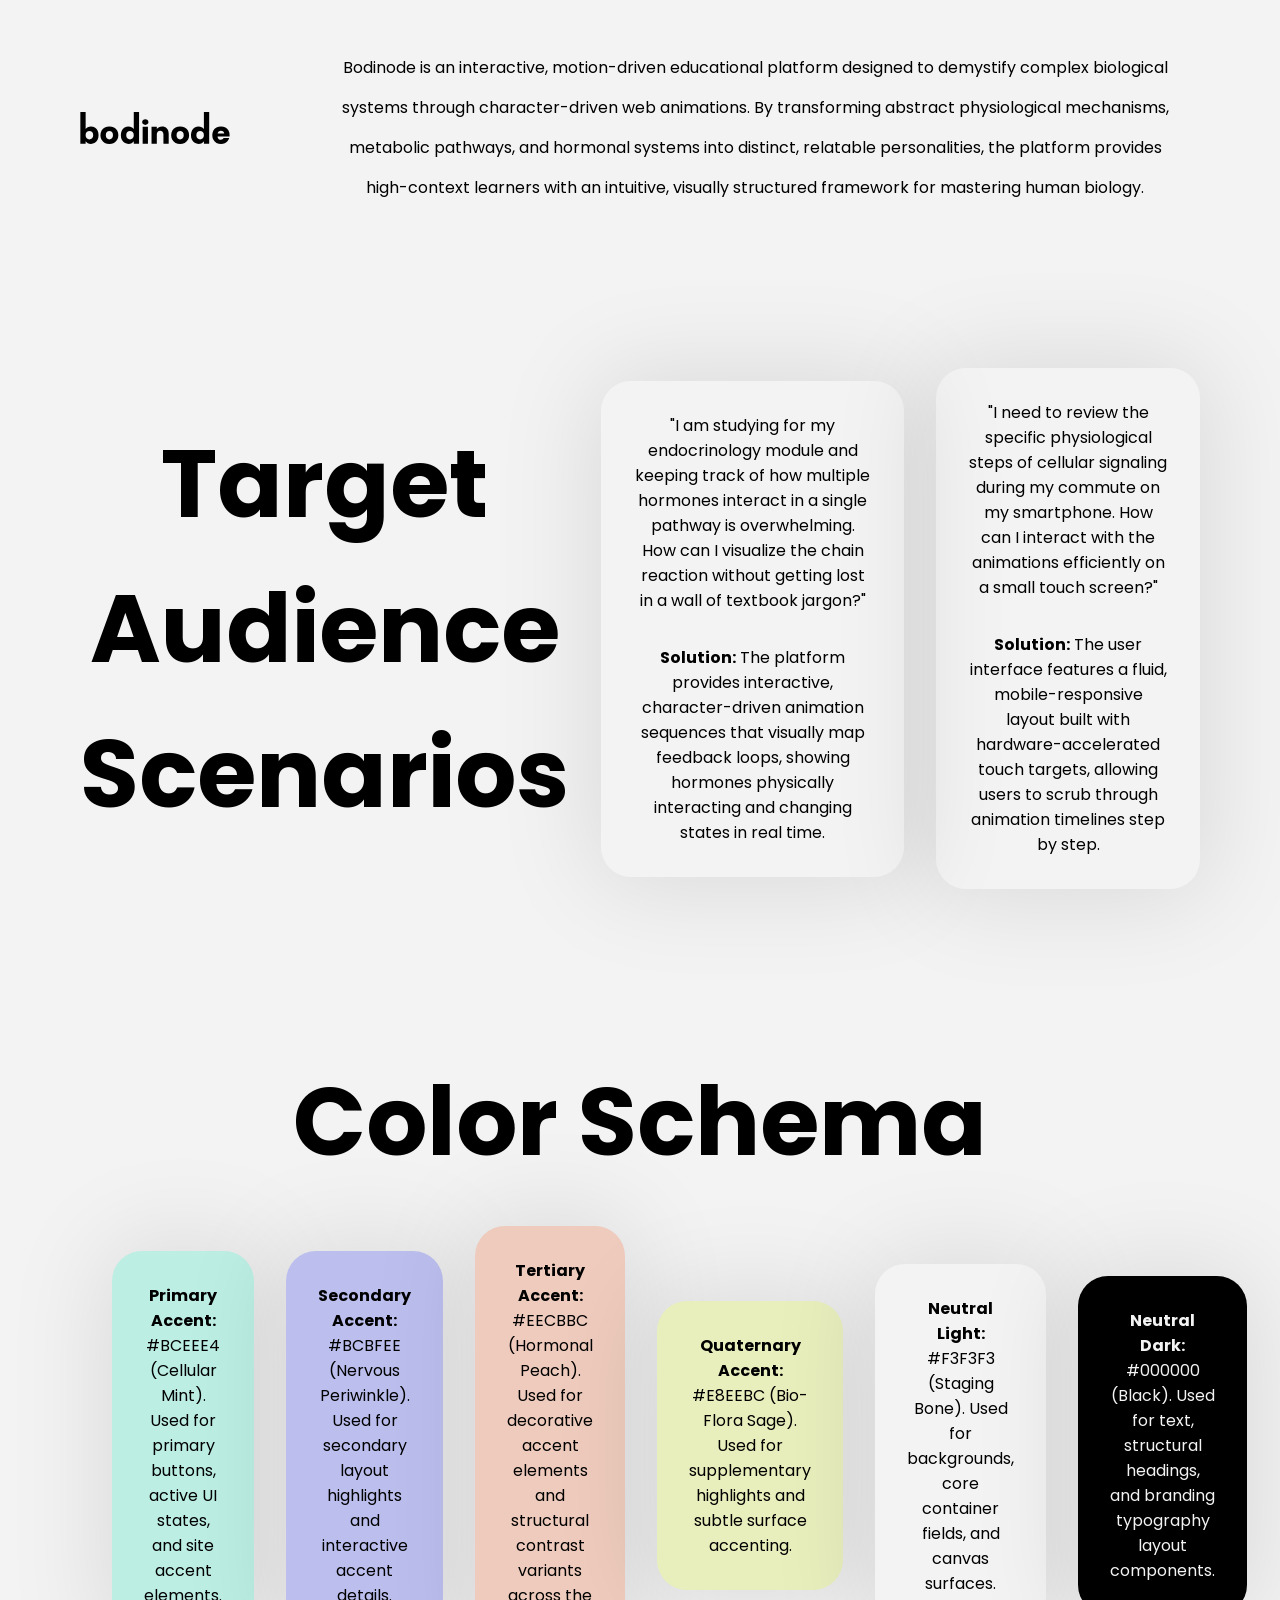
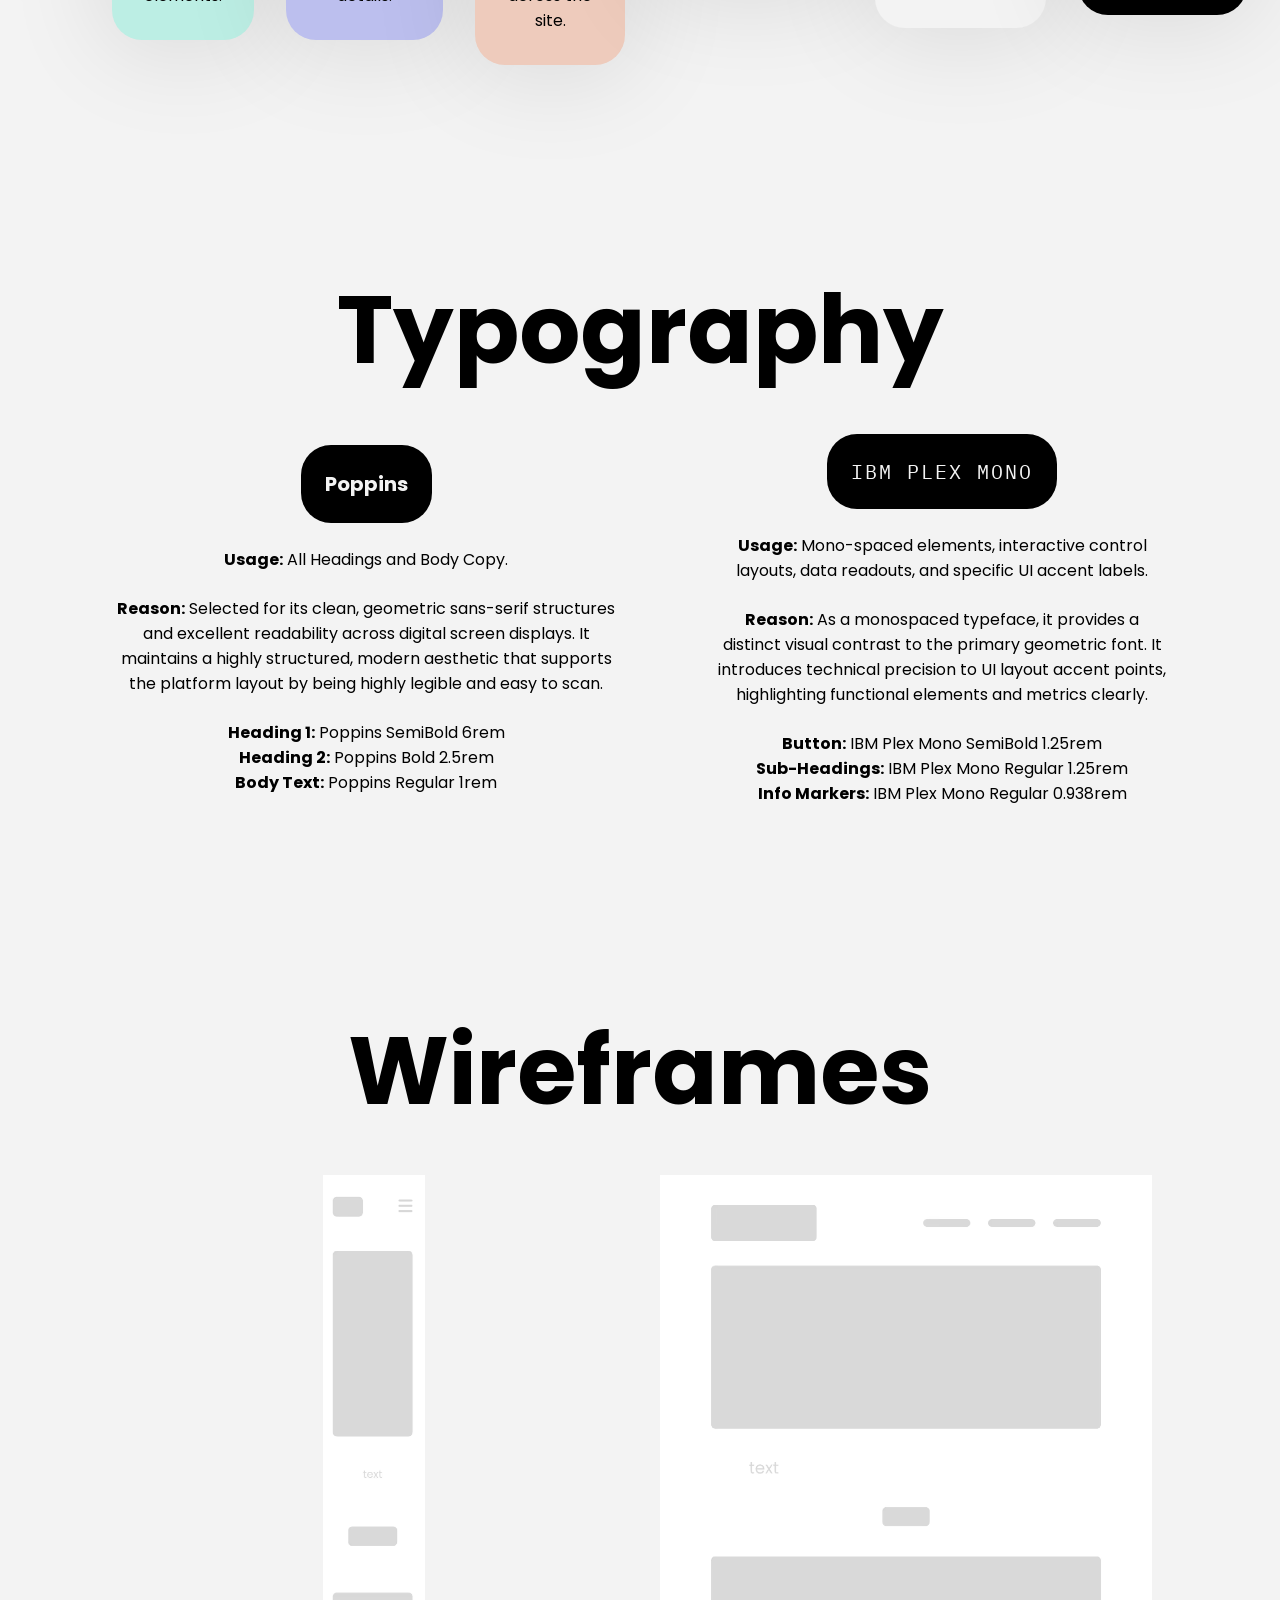
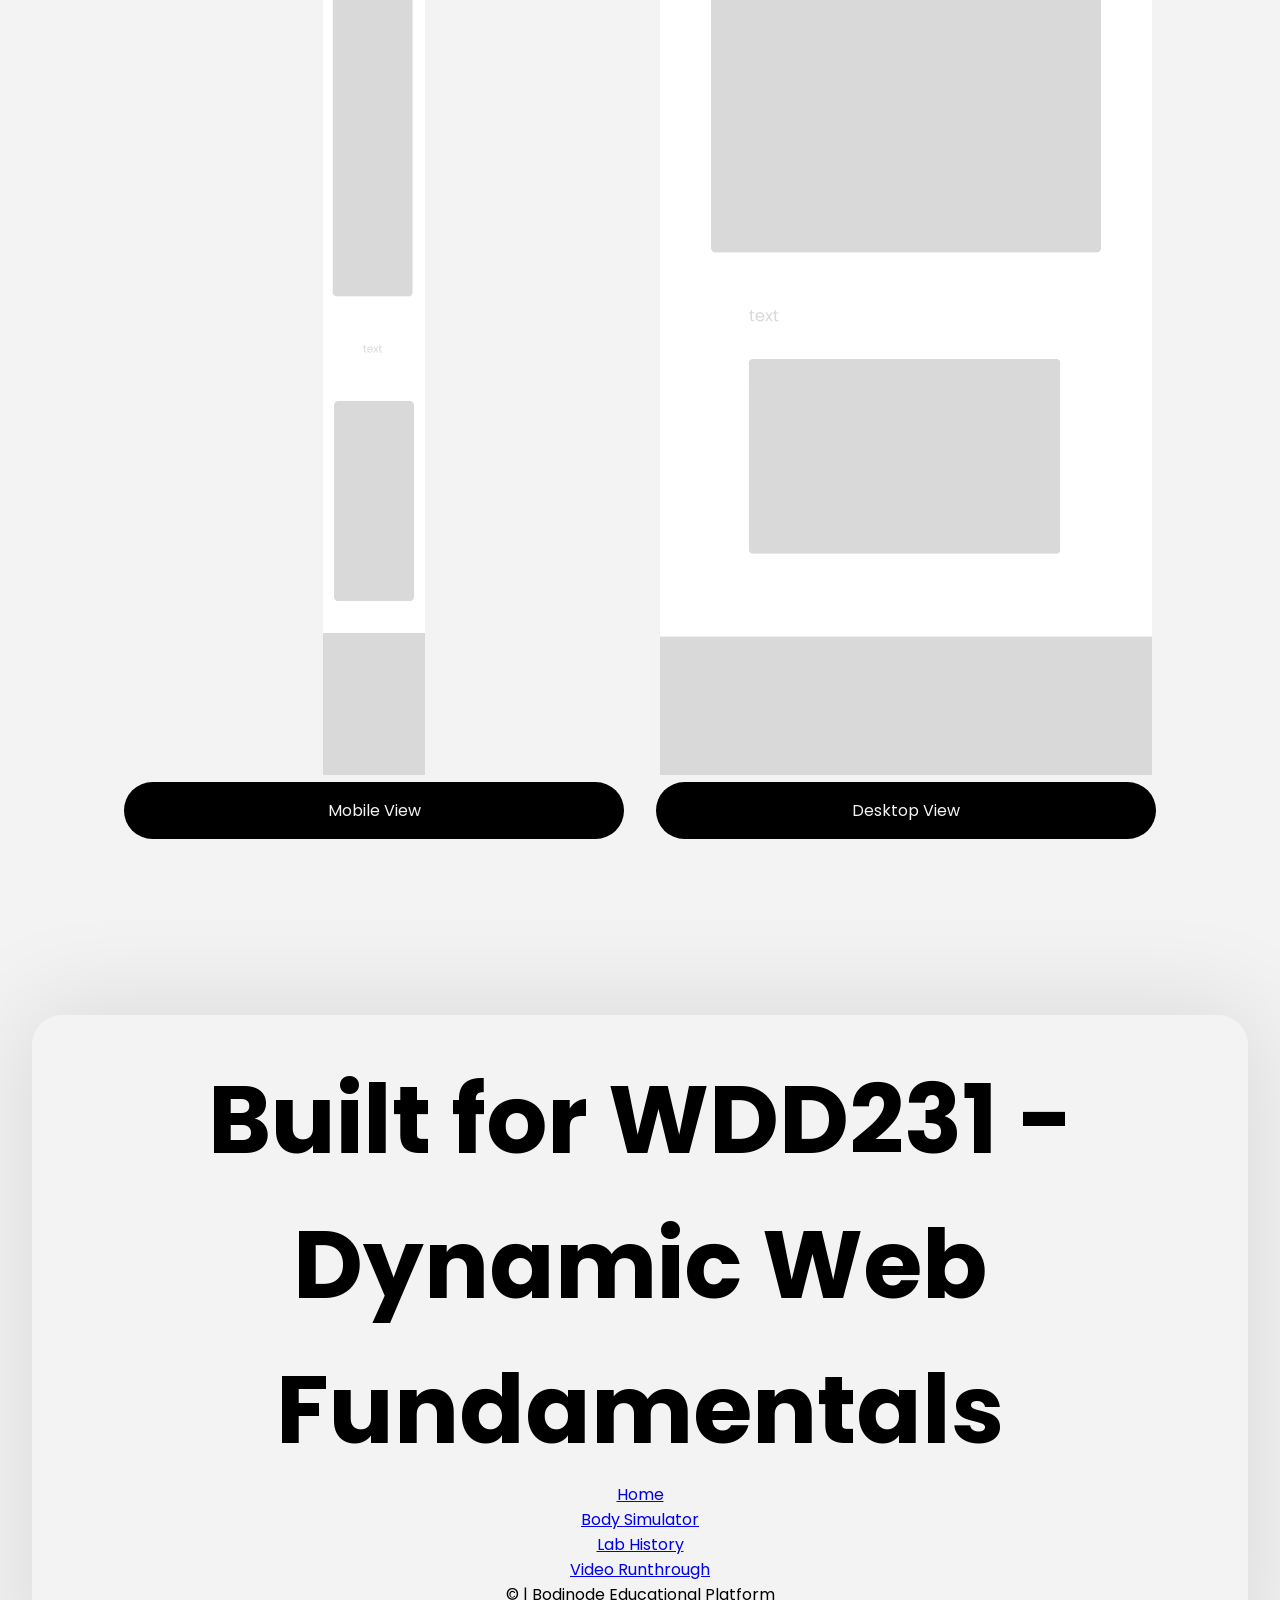
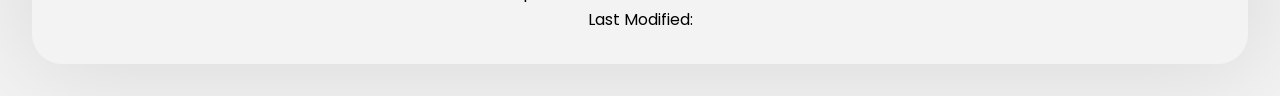
<file: finalproject/siteplan.html>
<!DOCTYPE html>
<html lang="en">
<head>
    <meta charset="UTF-8">
    <meta name="viewport" content="width=device-width, initial-scale=1.0">
    <meta name="description" content="Memo: A minimalist personal study tool designed for active recall and long-term memory retention. Create, organize, and master your courses.">
    <meta name="author" content="Jp Lawrence">

    <link rel="stylesheet" href="styles/siteplan.css">

    <link rel="preconnect" href="https://fonts.googleapis.com">
    <link rel="preconnect" href="https://fonts.gstatic.com" crossorigin>
    <link href="https://fonts.googleapis.com/css2?family=IBM+Plex+Mono:ital,wght@0,100;0,200;0,300;0,400;0,500;0,600;0,700;1,100;1,200;1,300;1,400;1,500;1,600;1,700&family=Poppins:ital,wght@0,100;0,200;0,300;0,400;0,500;0,600;0,700;0,800;0,900;1,100;1,200;1,300;1,400;1,500;1,600;1,700;1,800;1,900&display=swap" rel="stylesheet">

    <title>Memo — Your Personal Study Tool</title>
</head>
<body>
    <header>
        
        <div class="header-logo">
            <img src="images/bodinode-logo.svg" alt="Bodinode" width="150">
        </div>
        <p>
            Bodinode is an interactive, motion-driven educational platform designed to demystify complex biological systems through character-driven web animations. By transforming abstract physiological mechanisms, metabolic pathways, and hormonal systems into distinct, relatable personalities, the platform provides high-context learners with an intuitive, visually structured framework for mastering human biology.
        </p>
    </header>
    <main>
        <section id="scenarios">
            <h2>Target Audience Scenarios</h2>

            <div class="scenario-box">
                <blockquote>
                "I am studying for my endocrinology module and keeping track of how multiple hormones interact in a single pathway is overwhelming. How can I visualize the chain reaction without getting lost in a wall of textbook jargon?"
                </blockquote>
                <p><strong>Solution:</strong> The platform provides interactive, character-driven animation sequences that visually map feedback loops, showing hormones physically interacting and changing states in real time.</p>
            </div>

            <div class="scenario-box">
                <blockquote>
                "I need to review the specific physiological steps of cellular signaling during my commute on my smartphone. How can I interact with the animations efficiently on a small touch screen?"
                </blockquote>
                <p><strong>Solution:</strong> The user interface features a fluid, mobile-responsive layout built with hardware-accelerated touch targets, allowing users to scrub through animation timelines step by step.</p>
            </div>
        </section>
        <section id="colors">
            <h2>Color Schema</h2>
            <div class="colors">
                <div class="color-item">
                    <div class="swatch" id="primary-color"></div>
                    <p><strong>Primary Accent:</strong> #BCEEE4 (Cellular Mint). Used for primary buttons, active UI states, and site accent elements.</p>
                </div>
                <div class="color-item">
                    <div class="swatch" id="secondary-color"></div>
                    <p><strong>Secondary Accent:</strong> #BCBFEE (Nervous Periwinkle). Used for secondary layout highlights and interactive accent details.</p>
                </div>
                <div class="color-item">
                    <div class="swatch" id="tertiary-color"></div>
                    <p><strong>Tertiary Accent:</strong> #EECBBC (Hormonal Peach). Used for decorative accent elements and structural contrast variants across the site.</p>
                </div>
                <div class="color-item">
                    <div class="swatch" id="quaternary-color"></div>
                    <p><strong>Quaternary Accent:</strong> #E8EEBC (Bio-Flora Sage). Used for supplementary highlights and subtle surface accenting.</p>
                </div>
                <div class="color-item">
                    <div class="swatch" id="background-color"></div>
                    <p><strong>Neutral Light:</strong> #F3F3F3 (Staging Bone). Used for backgrounds, core container fields, and canvas surfaces.</p>
                </div>
                <div class="color-item">
                    <div class="swatch" id="text-color"></div>
                    <p><strong>Neutral Dark:</strong> #000000 (Black). Used for text, structural headings, and branding typography layout components.</p>
                </div>
            </div>
        </section>
        <section id="typography">
            <h2>Typography</h2>
            <div class="fonts">
                <div class="primary-font">
                    <h3>Poppins</h3>
                    <p><strong>Usage:</strong> All Headings and Body Copy.</p>
                    <p><strong>Reason:</strong> Selected for its clean, geometric sans-serif structures and excellent readability across digital screen displays. It maintains a highly structured, modern aesthetic that supports the platform layout by being highly legible and easy to scan.</p>
                
                    <ul class="type-example">
                        <li class="h1-spec"><strong>Heading 1:</strong> Poppins SemiBold 6rem</li>
                        <li class="h2-spec"><strong>Heading 2:</strong> Poppins Bold 2.5rem</li>
                        <li class="body-spec"><strong>Body Text:</strong> Poppins Regular 1rem</li>
                    </ul>
                </div>
                <div class="secondary-font">
                    <h3>IBM Plex Mono</h3>
                    <p><strong>Usage:</strong> Mono-spaced elements, interactive control layouts, data readouts, and specific UI accent labels.</p>
                    <p><strong>Reason:</strong> As a monospaced typeface, it provides a distinct visual contrast to the primary geometric font. It introduces technical precision to UI layout accent points, highlighting functional elements and metrics clearly.</p>

                    <ul class="type-example">
                        <li class="button"><strong>Button:</strong> IBM Plex Mono SemiBold 1.25rem</li>
                        <li class="h2-spec"><strong>Sub-Headings:</strong> IBM Plex Mono Regular 1.25rem</li>
                        <li class="body-spec"><strong>Info Markers:</strong> IBM Plex Mono Regular 0.938rem</li>
                    </ul>
                </div>
            </div>
        </section>
        <section id="wireframes">
            <h2>Wireframes</h2>
            <div class="wireframe-gallery">
                <figure>
                    <img src="images/mobile-wireframe.avif" alt="Bodinode Mobile Wireframe" loading="lazy">
                    <figcaption>Mobile View</figcaption>
                </figure>

                <figure>
                    <img src="images/desktop-wireframe.avif" alt="Bodinode Desktop Wireframe" loading="lazy">
                    <figcaption>Desktop View</figcaption>
                </figure>
            </div>
        </section>
    </main>
    <footer>
        <div class="footer-branding">
            <h2>Built for WDD231 - Dynamic Web Fundamentals</h2>
            <nav>
                <ul>
                    <li><a href="index.html" class="mono">Home</a></li>
                    <li><a href="body-simulator.html" class="mono">Body Simulator</a></li>
                    <li><a href="lab-history.html" class="mono">Lab History</a></li>
                    <li><a href="https://youtu.be/N7o_qGFuJIM" class="mono">Video Runthrough</a></li>
                </ul>
            </nav>
        </div>
        <div class="footer-metadata">
            <p class="mono">&copy;<span id="currentyear"></span> | Bodinode Educational Platform</p>
            <p class="mono">Last Modified: <span id="lastModified"></span></p>
        </div>
    </footer>
</body>
</html>
</file>
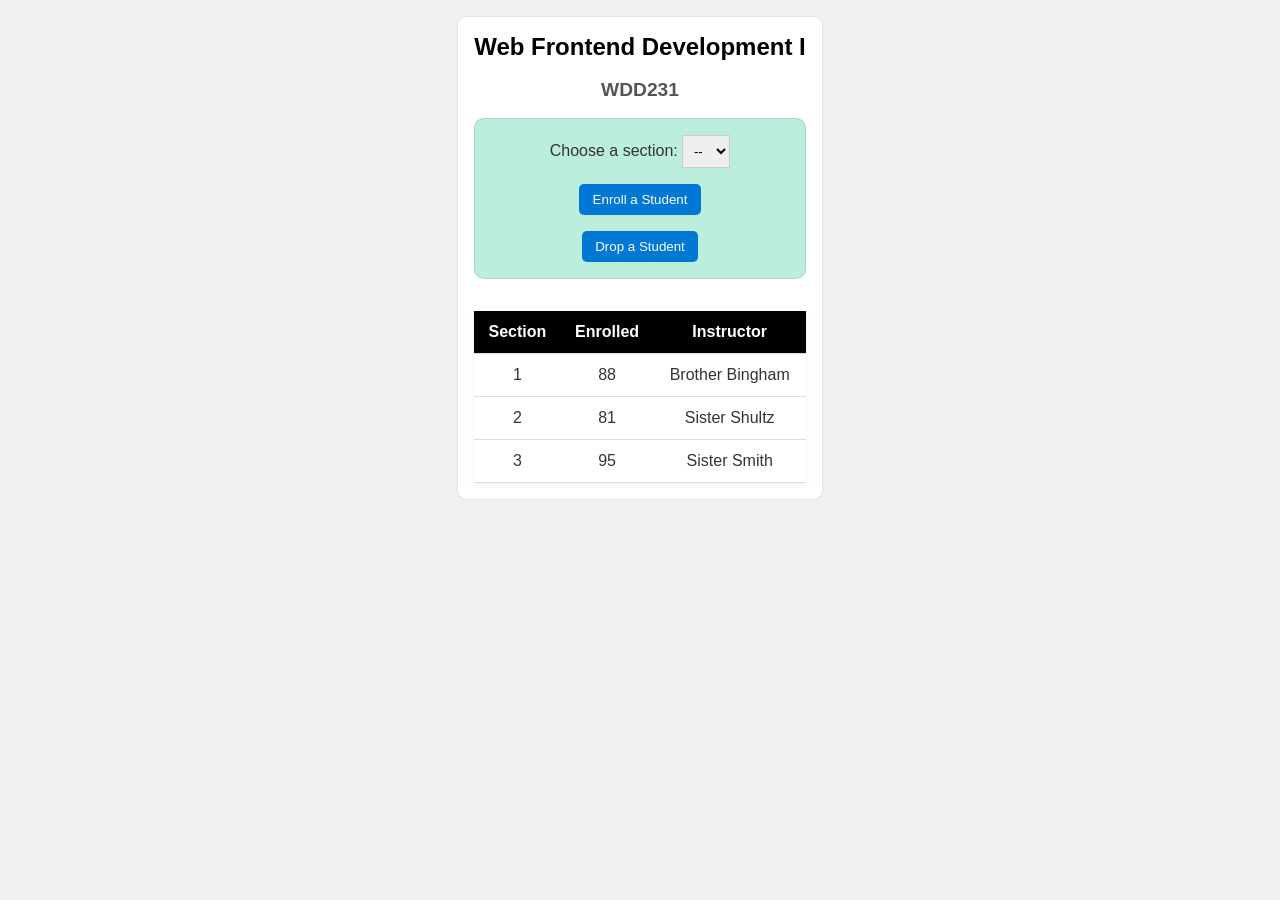
<file: week3/modules.html>
<!DOCTYPE html>
<html lang="en">

<head>
  <meta charset="UTF-8">
  <meta name="viewport" content="width=device-width, initial-scale=1.0">
  <title>Modules Example: Course and Sections</title>
  <link rel="stylesheet" href="styles/modules.css">
  <script type="module" src="scripts/modules.mjs"></script>
</head>

<body>
  <main>
  <h1 id="courseName"></h1>
  <h2 id="courseCode"></h2>

  <div id="enrollment">
    <label for="sectionNumber">Choose a section:</label>
    <select id="sectionNumber">
      <option value="0" disabled selected>--</option>
    </select>
    <button id="enrollStudent">Enroll a Student</button>
    <button id="dropStudent">Drop a Student</button>
  </div>

  <table>
    <thead>
      <tr>
        <th>Section</th>
        <th>Enrolled</th>
        <th>Instructor</th>
      </tr>
    </thead>
    <tbody id="sections"></tbody>
  </table>
  </main>
</body>
</file>
<file: chamber/styles/base.css>
:root {
    --dark: #000;
    --light: #F5F2EA;
    --accent: #00DE00;
    --light-gray: #7e7e7e;
    --dark-gray: #2e2e2e;
    --light-line: #e4ddc8;

    --font-heading: 'Anton', Arial, sans-serif;
    --font-body: 'Arimo', Arial, sans-serif;

    --transition-bezier: transform 0.6s cubic-bezier(0.85, 0, 0.15, 1);
}

/*******************************************
***************** GLOBALS ******************
*******************************************/

*, *::before, *::after {
    margin: 0;
    padding: 0;
    box-sizing: border-box;
}

body {
    font-family: var(--font-body);
    font-weight: 400;
    background-color: var(--light);
}

a {
    color: var(--dark);
}

ul {
    list-style-type: none;
}

address {
    font-style: normal;
}

img {
    max-width: 100%;
    height: auto;
    aspect-ratio: attr(width) / attr(height); 
}

main h1 {
    text-align: center;
}

form label, 
form input, 
form select, 
form textarea {
    display: block;
    width: 100%;
}

/*******************************************
**************** UTILITIES *****************
*******************************************/

.logo {
    width: 78px;
    height: auto;
    display: block;
}

.logo-light { display: none; }

body.nav-open .logo-dark { display: none; transition-delay: 0.5s;}
body.nav-open .logo-light { display: block; transition-delay: 0.5s;}

.nav-link {
    text-transform: uppercase;
    text-decoration: none;
    color: var(--accent);
    font-size: 4rem;
    font-family: var(--font-heading);
    transition: 0.1s ease-in-out;
}

.active {
    color: var(--light);
}

.heading-sm {
    font-size: 1.2rem;
    font-family: var(--font-heading);
    text-transform: uppercase;
}

.heading-md {
    font-size: 2rem;
    font-family: var(--font-heading);
    text-transform: uppercase;
}

.heading-lg {
    font-size: 4rem;
    font-family: var(--font-heading);
    text-transform: uppercase;
}

.upper-spaced {
    text-transform: uppercase;
    font-weight: 300;
    letter-spacing: 2px;
    font-size: 0.875rem;
}

.button { 
    padding: 1rem 2rem;
    text-decoration: none;
    transition: var(--transition-bezier);
    border: none;
}

/*******************************************
***************** HEADER *******************
*******************************************/

header {
    display: flex;
    justify-content: space-between;
    align-items: center;
    padding: 2rem 3rem;
    position: relative;
    z-index: 1001;
}

header .logo-wrapper {
    position: relative;
    height: 70px;
    width: 150px; 
}

header img {
    position: absolute;
    top: 0;
    left: 0;
    height: 100%;
    width: auto;
    transition: opacity 0.4s ease, transform 0.4s ease;
}

header .logo-wrapper .logo-dark {
    display: block;
}

body.nav-open header .logo-wrapper .logo-dark {
    display: none;
}

body.nav-open header .logo-wrapper .logo-light {
    display: block;
}

body.nav-open {
    overflow: hidden;
    height: 100vh;
}

header .menu-button {
    cursor: pointer;
    display: grid;
    align-items: center;
    width: 50px;
    height: 50px;
    padding: 0.8rem 0.7rem;
    background: none;
    border: none;
    position: relative;
}

header .menu-button .menu-bar {
    display: block;
    background-color: var(--dark);
    width: 100%;
    height: 4px;
    transition: transform 0.4s cubic-bezier(0.4, 0, 0.2, 1), 
                width 0.4s cubic-bezier(0.4, 0, 0.2, 1),
                background-color 0.4s ease;
}

header .menu-button .menu-bar:last-of-type {
    width: 75%;
    margin-left: auto;
}

body.nav-open header .menu-button .menu-bar {
    background-color: var(--light);
    width: 100%;
}

body.nav-open header .menu-button .menu-bar:first-of-type {
    transform: translateY(6px) rotate(45deg);
}

body.nav-open header .menu-button .menu-bar:last-of-type {
    transform: translateY(-6px) rotate(-45deg);
}

/*******************************************
***************** NAVBAR *******************
*******************************************/

.primary-nav {
    position: fixed;
    top: 0;
    left: 0;
    width: 100%;
    height: 100vh;
    background-color: var(--dark);
    
    display: flex;
    flex-direction: column;
    justify-content: center;
    align-items: center;

    transform: translateY(-100%);
    z-index: 1000;
    transition: var(--transition-bezier);
}

body.nav-open #primary-nav {
    transform: translateY(0);
}

.primary-nav ul li {
    list-style: none;
    text-align: center;
    margin: 1rem 0;
    opacity: 0;
    transform: translateY(30px);
    transition: opacity 0.4s ease, transform 0.4s cubic-bezier(0.25, 1, 0.5, 1);
}

body.nav-open #primary-nav ul li {
    opacity: 1;
    transform: translateY(0);
}

.primary-nav ul li a:hover {
    color: var(--light);
}

body.nav-open #primary-nav ul li:nth-child(1) { transition-delay: 0.5s; }
body.nav-open #primary-nav ul li:nth-child(2) { transition-delay: 0.6s; }
body.nav-open #primary-nav ul li:nth-child(3) { transition-delay: 0.7s; }
body.nav-open #primary-nav ul li:nth-child(4) { transition-delay: 0.8s; }


/*******************************************
***************** BUSINESS *****************
*******************************************/

#businesses {
    display: grid;
    place-items: center;
}

#business-container {
    display: grid;
    grid-template-columns: 1fr;
    gap: 1.5rem;
    padding: 1rem;
    margin: 0 auto;
    width: 95%;
}

#business-container article {
    background-color: var(--light);
    transition: transform 0.3s ease;
    gap: 1rem;
    padding: 2rem;
    text-align: center;
}

#business-container article .visit {
    display: flex;
    justify-content: center;
    align-items: center;
    flex-direction: column-reverse;
    gap: 1rem;
    width: 100%;
}

#business-container article .visit h3 {
    text-align: center;
}

#businesses article, #businesses article address {
    display: flex;
    align-items: center;
    flex-direction: column;
}

#businesses article img {
    display: block;
    height: 100px;
    width: auto;
    object-fit: cover;
    padding: 1rem;
}

#business-container.list .company-logo {
  display: none;
}

#businesses article:first-of-type img, #businesses article:last-of-type img {
    background-color: var(--dark);
}

#businesses article address {
    font-style: normal;
    font-size: 1rem;
    display: flex;
    flex-direction: column;
    gap: 1rem;
}

#business-container article .visit a {
    white-space: nowrap;
    flex-shrink: 0;
    color: var(--dark);
    background-color: var(--accent);
}

#business-container.list {
    grid-template-columns: 1fr;
}


/* BUTTON */

.toggle-btn {
    display: flex;
    flex-direction: column;
    gap: 8px;
    background: none;
    border: none;
    cursor: pointer;
    padding: 10px;
}

.toggle-btn span {
    display: block;
    position: relative;
    width: 8px;
    height: 8px;
    background-color: var(--dark);
}

.toggle-btn span::before,
.toggle-btn span::after {
    content: "";
    position: absolute;
    width: 8px;
    height: 8px;
    background-color: var(--dark);
}

.toggle-btn span::before { left: -16px; }
.toggle-btn span::after { left: 16px; }

.toggle-btn.list-active span {
    width: 28px;
}

.toggle-btn.list-active span::after {
    display: none;
}


/*******************************************
***************** FOOTER *******************
*******************************************/

footer {
    padding-block: 2rem;
    background-color: var(--accent);
    color: var(--dark);
    text-align: center;
}

footer address {
    display: flex;
    flex-direction: column;
}

footer address strong {
    letter-spacing: normal;
    font-weight: 600;
}

footer address a {
    padding-block: 1rem;
}

footer nav {
    padding-block: 2rem;
}

.footer-socials {
    display: flex;
    align-items: center;
    justify-content: center;
    gap: 1rem;
}

.footer-socials li a svg {
    width: 75px;
    height: auto;
}

/*******************************************
**************** HOMEPAGE ******************
*******************************************/
/*******************************************
****************** HERO ********************
*******************************************/

.hero {
    color: var(--light);
    background-image: url("../images/hero.avif");
    background-size: cover;
    background-position: 85% center;

    height: 750px;
    padding: 2rem;
    text-align: center;

    display: flex;
    align-items: center;
    justify-content: space-between;
    flex-direction: column;
}

.hero .heading-lg {
    mix-blend-mode: difference;
}

.hero .button {
    background-color: var(--accent);
    color: var(--dark);
}

.hero .button:hover {
    background-color: var(--light);
}

/*******************************************
****************** EVENTS ******************
*******************************************/

.events, .weather {
    padding-block: 3rem;
    text-align: center;
}

.events .heading-lg {
    color: var(--dark);
}

.events .event-card-wrapper {
    list-style: none;
     display: flex;
     align-items: center;
     flex-direction: column;
     gap: 3rem;
     padding-block: 2rem;
}

.events .event-card-wrapper li {
    position: relative;
}

.events .event-card-wrapper li::before {
    content: "";
    position: absolute;
    top: -20px;
    left: 0;
    width: 100%;
    height: 1px;
    background: var(--light-line);
}

.events .event-card .event-date {
    font-size: 0.875rem;
}

.events .event-card h3 {
    padding-block: 1.5rem 0.5rem;
}

.events .event-card .event-location {
    font-weight: 800;
}

/*******************************************
****************** WEATHER *****************
*******************************************/

.weather .heading-lg {
    padding-bottom: 2rem;
}

.weather .weather-display {
    background-color: var(--dark);
    color: var(--light);
    padding: 2rem 4rem;
}

.weather .today {
    display: grid;
    grid-template-columns: 1fr 1fr;
    align-items: stretch;
}

.weather-display #temperature {
    font-size: 4rem;
    font-weight: 800;
}

.weather-display .weather-display-left {
    text-align: left;
}

.weather-display .weather-display-left .temp-wrapper {
    padding-bottom: 1.5rem;
}

.weather-display .weather-display-left #temp-details {
    color: var(--light-gray);
}

.weather-display .weather-display-left h3 {
    font-size: 0.875rem;
    padding-top: 0.3rem;
}

.weather-display .weather-display-right {
    display: flex;
    align-items: end;
    flex-direction: column;
    justify-content: space-between;
    text-align: right;
}

.weather-display .forecast {
    padding-top: 2rem;
}

.weather-display .forecast li:not(:last-child)::after {
    content: "";
    position: absolute;
    bottom: 0;
    left: 0;
    height: 1px;
    background-color: var(--dark-gray);
    width: 100%;
}

.weather-display .forecast li {
    display: flex;
    align-items: center;
    position: relative;
}

.weather-display .forecast li h4 {
    font-size: 0.875rem;
    color: var(--light-gray);
}

.weather-display .forecast li span {
    padding-inline: 1rem;
    font-size: 2.5rem;
    font-weight: 600;
}

.weather-display .forecast li img {
    margin-left: auto;
}

/*******************************************
**************** SPOTLIGHT *****************
*******************************************/

.spotlight {
    padding: 0 4rem 2rem 4rem;
}

.spotlight h2 {
    text-align: center;
}

.spotlight #spotlight-articles {
    display: flex;
    align-items: start;
    flex-direction: column;
    gap: 2rem;
    padding-top: 4rem;
}

.member-card .bottom {
    display: flex;
    flex-direction: column;
    gap: 1rem;
    padding-block: 2rem;
}

.member-card .image-section {
    display: grid;
    place-content: center;
    background-color: var(--dark);
}

.member-card:first-child .image-section img {
    width: 150px;
    padding-block: 1rem;
}

.member-card:not(:first-child) .image-section img {
    max-width: 150px;
    padding-block: 1rem;
}

.member-card address .member-contact {
    padding-block: 1rem;
}

.member-card .member-tier {
    padding: 1rem 2rem;
    font-family: var(--font-heading);
    border: 3px solid var(--dark);
    color: var(--dark);
    text-transform: uppercase;
    display: block;
}

.member-card .member-info {
    display: flex;
    align-items: center;
    justify-content: space-between;
}

/*******************************************
**************** JOIN PAGE *****************
*******************************************/
/*******************************************
****************** FORM ********************
*******************************************/

.member-form {
    padding: 2rem 4rem;
}

.member-form label {
    padding-block: 2rem 0.5rem;
}

.member-form input, 
.member-form select, 
.member-form textarea {
    background-color: transparent;
    border: none;                     
    border-bottom: 2px solid var(--light-line);    
    border-radius: 0;                 
    padding: 0.5rem 0;                
    width: 100%;
    box-sizing: border-box;
    transition: border-color 0.2s ease-in-out;
    font-size: 1.5rem;
    font-weight: 600;
}

.member-form select {
    background: var(--light);
}

.member-form select option {
    padding-block: 1rem;
}

.member-form textarea {
    resize: vertical;
}

.member-form input:focus, 
.member-form select:focus,
.member-form textarea:focus {
    outline: none; 
    border-bottom: 2px solid var(--dark);
}

.member-form button {
    display: block;
    margin-inline: auto;
    margin-top: 3rem;
    background-color: var(--light-line);
    white-space: nowrap;
    transition: 0.1s ease-in;
    cursor: pointer;
}

.member-form button:hover {
    background-color: var(--dark);
    color: var(--light-line);
}

/*******************************************
************* MEMBERSHIP CARDS *************
*******************************************/

.membership-cards {
    padding: 2rem 4rem;
    display: flex;
    align-items: start;
    flex-direction: column;
    gap: 1rem;
}

.membership-cards .card {
    width: 100%;
    background-color: var(--dark);
    color: var(--light);
    padding: 1rem;
}

.membership-cards .card p {
    padding-block: 1rem 2.5rem;
}

.open-modal-btn {
    padding: 1rem 2rem;
    white-space: nowrap;
    border: none;
    background-color: var(--light);
    color: var(--dark);
    transition: .1s ease-in;
    cursor: pointer;
}

.open-modal-btn:hover {
    background-color: var(--accent);
}

.card {
    opacity: 0; 
    animation: cardEntrance 0.6s cubic-bezier(0.25, 1, 0.5, 1) forwards;
}

.card:nth-child(1) { animation-delay: 0.1s; }
.card:nth-child(2) { animation-delay: 0.25s; }
.card:nth-child(3) { animation-delay: 0.4s; }
.card:nth-child(4) { animation-delay: 0.55s; }

@keyframes cardEntrance {
    0% {
        opacity: 0;
        transform: translateY(40px) scale(0.92);
    }
    70% {
        transform: translateY(-5px) scale(1.02);
    }
    100% {
        opacity: 1;
        transform: translateY(0) scale(1);
    }
}

/*******************************************
****************** DIALOG ******************
*******************************************/

body.modal-open {
    overflow: hidden;
    height: 100vh;
}

.modal-card header {
    display: block;
    padding: 0;
}

.modal-card footer {
    padding: 2rem;
    background-color: transparent;
    color: var(--dark);
}

.modal {
    width: 90vw;
    height: 90vh;
    margin: auto;
    border: none;
    background-color: var(--light);
}

.modal-card {
    width: 100%;
    height: 100%;
    padding: 2rem;
}

.modal::backdrop {
    background-color: rgba(0, 0, 0, 0.4);
    backdrop-filter: blur(2px);
}

.close-modal-btn {
    display: block;
    margin-left: auto;
    font-size: 3rem;
    border: none;
    background-color: transparent;
    cursor: pointer;
}

.modal-header h2 {
    padding-block: 0.5rem 2rem;
}

.price-block {
    display: flex;
    align-items: center;
    justify-content: space-between;
}

.price-block .billing-info {
    display: flex;
    align-items: start;
    flex-direction: column;
    justify-content: space-between;
    gap: 0.25rem;
}

.price-block .price-amount {
    font-size: 2rem;
    font-weight: 800;
}

.benefits-list {
    position: relative;
    padding-block: 2rem;
}

.benefits-list::before {
    content: "";
    position: absolute;
    top: 0rem;
    left: 0;
    width: 100%;
    height: 1px;
    background-color: var(--light-line);
}

.benefits-list li {
    padding-block: 1rem;
    line-height: 2rem;
}

.benefits-list .icon-tick {
    padding: 0.5rem;
    margin-right: 0.5rem;
    border-radius: 50%;
    background-color: var(--dark);
    color: var(--light);
}

.learn-more-link {
    background-color: var(--dark);
    color: var(--light);
}

.tier-description {
    padding-block: 2rem;
}

/*******************************************
************** THANKYOU CARDS **************
*******************************************/

.thankyou-card {
    text-align: center;
    padding-block: 3rem;
}

.thankyou-card > P {
    padding: 2rem;
}

.thankyou-card .card-details-grid {
    background-color: var(--light-line);
    text-align: left;
    padding: 2rem 3rem;
}

.thankyou-card .card-details-grid p {
    font-weight: 600;
    line-height: 2;
}

.thankyou-card .card-details-grid h2 {
    text-align: center;
    padding-bottom: 1rem;
}

.return-home-btn {
    background-color: var(--accent);
    color: var(--dark);
    display: inline-block;
    margin-top: 2rem;
    transition: 0.1s ease-in;
}

.return-home-btn:hover {
    background-color: hsl(120, 100%, 46%);
}

/*******************************************
***************** DISCOVER *****************
*******************************************/
/*******************************************
****************** CARDS *******************
*******************************************/

#places {
    padding: 2rem 0;
    text-align: center;
    display: grid;
    gap: 1rem;
    min-height: 120vh;
}

#places .place-card {
    padding: 2rem 1rem;
    display: grid;
    grid-template-areas:
    "title"
    "image"
    "description"
    "address"
    "button";
    gap: 1.25rem;
    place-items: center;
    border: 1px solid var(--light-line);
}

#places .place-card h2 {
    grid-area: title;
}

#places .place-card img {
    grid-area: image;
}

#places .place-card .address-label {
    grid-area: address;
}

#places .place-card .place-description {
    grid-area: description;
}

#places .place-card a {
    grid-area: button;
    background-color: var(--dark);
    color: var(--light);
    transition: 0.2s ease-in;
}

#places .place-card a:hover {
    background-color: #00DE00;
    color: var(--dark);
}

/*******************************************
*************** NOTIFICATION ***************
*******************************************/

.visit-toast {
    position: fixed;
    top: 1rem;
    left: 50%;
    z-index: 9999; 
    background-color: var(--accent);
    color: var(--dark);
    padding: 1rem 2rem;
    box-shadow: 0 4px 12px rgba(0, 0, 0, 0.15);
    text-align: center;
    opacity: 0;
    transform: translate(-50%, 10px) scale(0.98);
    contain: layout style;
    transition: opacity 0.4s cubic-bezier(0.25, 1, 0.5, 1), 
                transform 0.4s cubic-bezier(0.25, 1, 0.5, 1);
    pointer-events: none;
}

.visit-toast.is-visible {
    opacity: 1;
    transform: translate(-50%, 0) scale(1);
}
</file>
<file: chamber/styles/base-larger.css>
@media only screen and (min-width: 38rem) {

    .heading-sm {
        font-size: 1.5rem;
        font-family: var(--font-heading);
        text-transform: uppercase;
    }

    .heading-md {
        font-size: 3rem;
        font-family: var(--font-heading);
        text-transform: uppercase;
    }

    .heading-lg {
        font-size: 7rem;
        font-family: var(--font-heading);
        text-transform: uppercase;
    }

    /*******************************************
    ***************** HEADER *******************
    *******************************************/

    .desktop-wrapper {
        display: grid;
        grid-template-columns: 1fr 1fr;
        align-items: center;
    }

    header {
        display: block; 
        padding: 2rem 6rem;
        z-index: 1001;
    }

    header .menu-button {
        display: none;
    }

    header .logo-wrapper .logo-dark {
        display: block;
    }

    body.nav-open header .logo-wrapper .logo-dark {
        display: block;
    }

    body.nav-open header .logo-wrapper .logo-light {
        display: none;
    }
    
    /*******************************************
    ***************** NAVBAR *******************
    *******************************************/

    .primary-nav {
        position: static;
        width: auto;
        height: auto;
        background-color: transparent;
        transform: none;
        transition: none;
        display: flex;
        flex-direction: row;
        align-items: center;
    }

    .primary-nav ul {
        display: flex;
        justify-content: space-evenly;
        width: 100%;
    }

    .primary-nav ul li {
        opacity: 1;
        transform: none;
        margin: 0;
        transition: none;
    }

    body.nav-open #primary-nav {
        transform: none;
    }

    body.nav-open #primary-nav ul li {
        opacity: 1;
        transform: none;
        transition-delay: 0s;
    }

    body.nav-open #primary-nav ul li:nth-child(1),
    body.nav-open #primary-nav ul li:nth-child(2),
    body.nav-open #primary-nav ul li:nth-child(3),
    body.nav-open #primary-nav ul li:nth-child(4) {
        transition-delay: 0s;
    }

    .primary-nav ul li a.active::before {
        transform: scaleX(1);
    }

    .primary-nav ul li a {
        color: var(--dark);
        font-size: 1.5rem;
        position: relative;
        transition: none;
    }

    .primary-nav ul li a:hover {
        color: var(--dark);
    }

    .primary-nav ul li a::before, 
    .primary-nav ul li a::after {
        content: "";
        position: absolute;
        left: 0;
        width: 100%;
        height: 5px;
        background: var(--dark);
        transform: scaleX(0);
        transition: var(--transition-bezier);
    }

    .primary-nav ul li a::before {
        bottom: -5px;
        transform-origin: left;
    }

    .primary-nav ul li a::after {
        top: -5px;
        transform-origin: right;
    }

    .primary-nav ul li a:hover::before, 
    .primary-nav ul li a:hover::after {
        transform: scaleX(1);
    }

    /*******************************************
    *************** BUSINESSESS ****************
    *******************************************/

    #business-container {
        grid-template-columns: repeat(auto-fit, minmax(300px, 1fr));
    }
    
    #business-container.list article img, 
    #business-container.list article address {
        display: block;
    }

    /*******************************************
    **************** HOMEPAGE ******************
    *******************************************/
    /*******************************************
    ****************** HERO ********************
    *******************************************/

    .hero {
        align-items: start;
        justify-content: center;
        padding: 2rem 6rem;
    }

    /*******************************************
    ***************** SPOTLIGHT ****************
    *******************************************/

    .spotlight #spotlight-articles {
        align-items: center;
    }

    /*******************************************
    ****************** FOOTER *****************
    *******************************************/

    footer {
        display: grid;
        grid-template-columns: repeat(3, 1fr);
        padding: 5rem;
        align-items: center;
    }

    footer aside {
        text-align: center;
    }

    .membership-cards .card {
        padding: 2rem;
    }

    .thankyou-card h1 {
        margin-bottom: 0;
    }

    .thankyou-card .card-details-grid {
        max-width: 600px;
        margin-inline: auto;
    }

    /*******************************************
    ***************** DISCOVER *****************
    *******************************************/
    /*******************************************
    ****************** CARDS *******************
    *******************************************/

    #places {
        padding: 2rem 4rem;
        text-align: left;
        min-height: 80vh;
    }

    #places .place-card {
        padding-block: 3rem;
        grid-template-areas:
        "image title"
        "image description"
        "image address"
        ". button";
        gap: 1.5rem;
        place-items: start;
    }

    #places .place-card img {
        filter: grayscale(1);
        transition: 0.2s ease-in;
    }

    #places .place-card img:hover {
        filter: none;
    }

}

@media only screen and (min-width: 75.625rem) {
    main .events-weather-wrapper {
        display: grid;
        grid-template-columns: 1fr 1fr;
    }

    .rotate-text-270 {
        transform: rotate(270deg);
    }

    .events-weather-wrapper {
        display: grid;
        grid-template-columns: auto 450px;
        padding-inline: 5rem;
    }

    .events, .weather {
        align-items: center;
        display: flex;
    }

    /*******************************************
    ***************** SPOTLIGHT ****************
    *******************************************/

    .spotlight {
        padding: 6rem 0 2rem 0;
        position: relative;
    }

    .spotlight::before {
        content: "";
        position: absolute;
        top: 1.5rem;
        left: 0;
        width: 100%;
        height: 1px;
        background-color: hsl(44, 35%, 84%);
    }

    .spotlight #spotlight-articles {
        display: grid;
        grid-template-columns: 1fr 1fr;
        padding-inline: 5rem;
    }

    .spotlight .member-card .bottom {
        display: grid;
        grid-template-columns: 1fr 1fr;
    }

    .member-card .image-section img {
        padding: 1rem;
    }

    .spotlight .member-card {
        padding-inline: 5rem;
    }

    .member-card:first-child .image-section img {
        width: 200px;
    }

    .member-card h3 {
        text-align: center;
    }

    /*******************************************
    ******************* JOIN *******************
    *******************************************/
    /*******************************************
    ***************** WRAPPER ****************
    *******************************************/

    .join-wrapper {
        display: grid;
        grid-template-columns: repeat(2, 1fr);
        align-items: center;
        padding: 3rem 5rem;
    }

    .price-block {
        display: flex;
        align-items: center;
        justify-content: start;
        gap: 1rem;
    }

    .modal {
        width: 40vw;
    }

    .price-block .price-amount {
        font-size: 4rem;
    }

    .modal-card footer {
        display: block;
        padding: 0;
    }

    /*******************************************
    ***************** DISCOVER *****************
    *******************************************/
    /*******************************************
    ****************** CARDS *******************
    *******************************************/

    #places {
        text-align: left;
        display: grid;
        grid-template-columns: repeat(2, 1fr);
        gap: 1rem;
    }

    #places .place-card {
        padding-block: 3rem;
        grid-template-areas:
        "image title"
        "image description"
        "image address"
        ". button";
        gap: 1.5rem;
        place-items: start;
    }
}
</file>
<file: styles/prophets.css>
*, *::before, *::after {
    margin: 0;
    padding: 0;
    box-sizing: border-box;
    font-family: "Hanken Grotesk";
}

#cards {
    display: grid;
    grid-template-columns: repeat(auto-fit, minmax(320px, 1fr));
    gap: 2rem;
}

header, main, footer {
    background-color: #00DE00;
    text-align: center;
    padding: 2rem;
}

footer {
    background-color: #000;
    color: #fff;
}

h1 {
    font-size: 4rem;
}

#cards {
    padding: 4rem
}

#cards section {
    display: flex;
    align-items: center;
    justify-content: space-between;
    flex-direction: column;
    padding: 1rem 2rem;
    clip-path: polygon(90% 0, 100% 5%, 100% 100%, 0 100%, 0 0);
    color: #fff;
    background-color: #000; 
}

h2 {
    text-align: center;
    font-size: 3rem;
}

dl {
    padding-block: 1rem;
}

dt, dd {
    text-align: center;
}

dt:last-of-type {
    margin-top: 1rem;
}

dt {
    text-transform: uppercase;
    letter-spacing: 3px;
    font-weight: 300;
}

dd {
    padding: 1rem;
    clip-path: polygon(90% 0, 100% 30%, 100% 100%, 0 100%, 0 0);
    background-color: #fff;
    color: #000;
    border: none;
    outline: none;
    margin-top: 1rem;
    font-weight: 800;
}
</file>
<file: finalproject/styles/theme.css>
:root {
    /* ----------------------------------------------------------------------
       1. COLOR SYSTEM (Primitive & Semantic)
       ---------------------------------------------------------------------- */
    
    --color-nuetral-light: #f3f3f3;
    --color-accent-purple: #bcbfee;
    --color-accent-yellow: #e8eebc;
    --color-accent-salmon: #eecbbc;
    --color-accent-mint: #bceee4;
    --color-nuetral-dark: #000000;
    --color-text-light: #7b7b7b;


    /* ----------------------------------------------------------------------
       2. TYPOGRAPHY SYSTEM (Scalable Fluid Rem Scale)
       ---------------------------------------------------------------------- */
    /* Font Stacks */
    --font-family-sans: "Poppins", -apple-system, BlinkMacSystemFont, 'Segoe UI', Roboto, Oxygen, Ubuntu, Cantarell, sans-serif;
    --font-family-mono: 'IBM Plex Mono', Consolas, 'Liberation Mono', Menlo, monospace;

    /* Font Sizes */
    --fs-sm: 0.875rem;
    --fs-md: 1rem;
    --fs-lg: 1.5rem;

    /* Font Weights */
    --fw-bold: 600;

    /* Line Heights */
    --line-height-none: 1.2;

    /* ----------------------------------------------------------------------
       3. SHAPE & ELEVATION (Borders, Borders Radii, Box Shadows)
       ---------------------------------------------------------------------- */

    --radius-standard: 30px;
    --radius-full: 9999px;

    --shadow: 0 4px 20px rgba(0, 0, 0, 0.05);

    /* Border Widths */
    --border-width: 1px;

    /* ----------------------------------------------------------------------
       4. SPACING & LAYOUT SYSTEM (4px/8px Incremental Grid)
       ---------------------------------------------------------------------- */
    --space-1: 0.25rem;                   /* 4px */
    --space-2: 0.5rem;                    /* 8px */
    --space-3: 0.75rem;                   /* 12px */
    --space-4: 1rem;                      /* 16px */
    --space-5: 1.25rem;                   /* 20px */
    --space-6: 1.5rem;                    /* 24px */
    --space-8: 2rem;                      /* 32px */
    --space-10: 2.5rem;                   /* 40px */
    --space-12: 3rem;                     /* 48px */

    /* ----------------------------------------------------------------------
       5. MOTION & INTERACTION TIMING
       ---------------------------------------------------------------------- */
    --transition-duration-fast: 150ms;
    --transition-duration-normal: 300ms;
    --transition-duration-slow: 500ms;
    
    --transition-timing-linear: linear;
    --transition-timing-standard: cubic-bezier(0.4, 0, 0.2, 1);
    --transition-timing-out: cubic-bezier(0, 0, 0.2, 1);
    --transition-timing-spring: cubic-bezier(0.34, 1.56, 0.64, 1);
    
    /* Hardware acceleration layer backup hint */
    --will-change-rendering: transform, opacity;
}

/* ==========================================================================
DEFAULTS (To be inherited across all view templates)
========================================================================== */
*, *::before, *::after {
    box-sizing: border-box;
    margin: 0;
    padding: 0;
}

body {
    background-color: var(--color-nuetral-light);
    color: var(--color-nuetral-dark);
    font-family: var(--font-family-sans);
    font-size: var(--fs-lg);
    line-height: var(--line-height-none);
    -webkit-font-smoothing: antialiased;
    -moz-osx-font-smoothing: grayscale;
}

a {
    text-decoration: none;
    color: var(--color-nuetral-dark);
    display: block;
    width: fit-content;
    margin-inline: auto;
}

h1 {
    font-weight: 400;
    font-size: var(--fs-lg);
}

h1, p {
    line-height: var(--line-height-none);
    display: inline;
}

ul {
    list-style-type: none;
}

.text-light {
    color: var(--color-text-light);
}

.mono {
    font-family: var(--font-family-mono);
    font-size: var(--fs-sm);
    font-weight: 400;
    letter-spacing: 1.5px;
    text-transform: uppercase;
}

.rounded-btn {
    border-radius: var(--radius-standard);
    box-shadow: var(--shadow);
    padding: var(--space-2) var(--space-6);
    border: 1px solid rgba(0, 0, 0, 0.05);
    background-color: var(--color-nuetral-light);
    transition: 0.1s ease-in-out;

    &:hover {
        border: 1px solid var(--color-nuetral-dark);
    }
}

.bounce {
    transform-origin: center center;
    will-change: transform;
    transition: transform 0.15s var(--transition-timing-spring);
}

.bounce:active {
    animation: micro-snap 0.2s var(--transition-timing-spring) both;
}

.section-padding {
    padding: 2rem;
}

body.nav-open {
    overflow: hidden;
    height: 100vh;
}

header {
    display: flex;
    align-items: center;
    justify-content: space-between;
    padding: 2rem;
}

header img {
    width: 100px;
    height: auto;
}

.menu-button {
    cursor: pointer;
    display: grid;
    align-items: center;
    width: 50px;
    height: 50px;
    padding: 0.8rem 0.7rem;
    background: none;
    border: none;
    position: relative;
    z-index: 9999;
}

header .menu-button .menu-bar {
    display: block;
    background-color: #000;
    width: 100%;
    height: 3px;
    transition: transform 0.4s cubic-bezier(0.4, 0, 0.2, 1), 
                width 0.4s cubic-bezier(0.4, 0, 0.2, 1),
                background-color 0.4s ease;
}

header .menu-button .menu-bar:last-of-type {
    width: 75%;
    margin-left: auto;
}

body.nav-open header .menu-button .menu-bar {
    width: 100%;
}

body.nav-open header .menu-button .menu-bar:first-of-type {
    transform: translateY(6px) rotate(45deg);
}

body.nav-open header .menu-button .menu-bar:last-of-type {
    transform: translateY(-6px) rotate(-45deg);
}

/*******************************************
***************** NAVBAR *******************
*******************************************/

.primary-nav {
    position: fixed;
    top: 0;
    left: 0;
    width: 100%;
    height: 100vh;
    background-color: var(--color-nuetral-light);
    
    display: flex;
    flex-direction: column;
    justify-content: center;
    align-items: center;

    transform: translateY(-100%);
    z-index: 1000;
    transition: transform 0.6s cubic-bezier(0.25, 1, 0.5, 1);
}

body.nav-open #primary-nav {
    transform: translateY(0);
}

.primary-nav ul li {
    list-style: none;
    text-align: center;
    margin: 2rem 0;
    opacity: 0;
    transform: translateY(30px);
    transition: opacity 0.4s ease, transform 0.4s cubic-bezier(0.25, 1, 0.5, 1);
}

body.nav-open #primary-nav ul li {
    opacity: 1;
    transform: translateY(0);
}

.primary-nav ul li a:hover {
    font-weight: var(--fw-bold);
}

body.nav-open #primary-nav ul li:nth-child(1) { transition-delay: 0.5s; }
body.nav-open #primary-nav ul li:nth-child(2) { transition-delay: 0.6s; }
body.nav-open #primary-nav ul li:nth-child(3) { transition-delay: 0.7s; }

footer {
    padding: 2rem;
    background-color: var(--color-accent-purple);
}

footer .footer-branding h2 {
    font-size: var(--fs-md);
    text-align: center;
}

footer .footer-branding nav ul li a {
    padding-block: 0.5rem;
    transition: 0.1s ease-in-out;

    &:hover {
        font-weight: 600;
    }
}

footer .footer-branding nav ul {
    padding-block: 2rem;
}

.footer-metadata {
    padding: 1rem;
    background-color: rgba(248, 248, 248, 0.2);
    color: var(--color-nuetral-dark);
    border-radius: var(--radius-standard);
    box-shadow: var(--shadow);
}

.footer-metadata p {
    display: block;
    text-align: center;
}

@keyframes micro-snap {
    0% {
        transform: scale(1) translateY(-1px);
    }
    40% {
        transform: scale(0.9) translateY(5px); 
    }
    100% {
        transform: scale(1) translateY(0);
    }
}

@media only screen and (min-width: 48rem) {
    
    :root {

        /* Line Heights */
        --line-height-none: 1.2;

        /* Font Sizes */
        --fs-sm: 0.875rem;
        --fs-lg: 2rem;
    }

    .menu-button {
        display: none;
    }

    .primary-nav {
        position: static;
        width: auto;
        height: auto;
        background-color: transparent;
        
        display: flex;
        flex-direction: row;
        justify-content: center;
        align-items: center;

        transform: none;
        z-index: 1;
    }

    .primary-nav ul {
        display: flex;
        align-items: center;
        justify-content: space-between;
        gap: 3rem;
    }

    .primary-nav ul li {
        margin: 0;
        opacity: 1;
        transform: none;
    }

}

@media only screen and (min-width: 75rem) {
    
    :root {

        /* Line Heights */
        --line-height-none: 1.1;

        /* Font Sizes */
        --fs-sm: 0.875rem;
        --fs-lg: 3.5rem;
    }

    .primary-nav ul {
        gap: 5rem;
    }

}
</file>
<file: finalproject/styles/body-simulator.css>
.gradient-bg {
    background-image: radial-gradient(
        var(--color-accent-purple),
        var(--color-accent-mint),
        var(--color-accent-yellow)
    );
}

.gradient-bg form {
    background-color: rgba(255, 255, 255, 0.3);
    backdrop-filter: blur(5px);
}

form {
    padding: 2rem;
    display: flex;
    align-items: center;
    flex-direction: column;
    gap: 3rem;
}

.left-figure {
    display: grid;
    place-content: center;
}

.left figure img { 
    width: 350px;
    height: auto;
}

form h2 {
    font-size: var(--fs-lg);
    font-weight: 400;
    text-align: center;
}

.scenarios-grid {
    display: flex;
    flex-direction: column;
    gap: 1rem;
}

.scenario-option {
    display: flex;
    align-items: center;
    gap: 1.5rem;
    border-radius: var(--radius-standard);
    padding: 1rem 3rem;
    background-color: var(--color-nuetral-light);
    cursor: pointer;
    position: relative;
}

.option-content {
    font-size: var(--fs-md);
}

.option-content h3 {
    padding-bottom: 0.5rem;
}

.scenario-option {
    display: flex;
    align-items: center;
    cursor: pointer;
    position: relative;
}

.scenario-option input[type="radio"] {
    position: absolute;
    opacity: 0;
    width: 0;
    height: 0;
    margin: 0;
}

.custom-radio {
    display: inline-block;
    width: 28px;
    height: 28px;
    border: 2px solid #000000;
    border-radius: 50%;
    position: relative;
    flex-shrink: 0;
    background-color: transparent;
    transition: background-color 0.15s ease, border-color 0.15s ease;
}

.custom-radio::after {
    content: "";
    position: absolute;
    top: 50%;
    left: 50%;
    transform: translate(-50%, -50%) scale(0);
    
    width: 1.4rem; 
    height: 1.4rem;

    background-color: transparent;
    border: 1px solid #ffffff; 
    border-radius: 50%;
    
    transition: transform 0.2s cubic-bezier(0.175, 0.885, 0.32, 1.2) ;
}

.scenario-option input[type="radio"]:checked + .custom-radio {
    background-color: #000000;
    border-color: #000000;
}

.scenario-option input[type="radio"]:checked + .custom-radio::after {
    transform: translate(-50%, -50%) scale(1);
}

@media only screen and (min-width: 48rem) {
    .form-grid {
        display: grid;
        grid-template-columns: auto auto;
        padding-block: 3rem;
    }

    form h2 {
        font-size: 2rem;
    }

    .left figure img {
        width: 400px;
    }

    .gradient-bg, form {
        border-radius: var(--radius-standard);
    }

    .right {
        padding: 2rem;
        display: grid;
        place-items: center;
    }
}

@media only screen and (min-width: 75rem) {
    .left figure img {
        width: 750px;
    }

    .scenarios-grid {
        display: flex;
        flex-direction: column;
        gap: 2rem;
    }

    form {
        padding: 3rem 4rem;
        gap: 5rem;
    }
}
</file>
<file: finalproject/styles/lab-history.css>
.clear {
    display: block;
    margin-inline: auto;
    margin-top: 3rem;
    cursor: pointer;
}

.saved-hormone-card {
    display: flex;
    align-items: center;
    flex-direction: column;
}

.saved-hormone-card img {
    width: 250px;
    height: auto;
    border-radius: var(--radius-standard);
    box-shadow: var(--shadow);
}

.saved-hormone-card figcaption {
    padding-top: 0.5rem;
}

#lab-history-grid {
    display: flex;
    flex-wrap: wrap;
    justify-content: center;
    align-items: center;
    padding-block: 4rem;
    gap: 2rem;
}

@media only screen and (min-width: 75rem) {
    
    #lab-history-grid {
        justify-content: start;
    }

}
</file>
<file: finalproject/styles/results.css>
.cards-grid {
    display: grid;
    grid-template-columns: 1fr;
    gap: 2rem;
    padding-block: 3rem;
}

.scenario-header {
    display: block;
    padding: 0;
}

.hormone-status-card {
    text-align: center;
    border-radius: var(--radius-standard);
    padding: 2rem;
}

.hormone-status-card .hormone-avatar {
    width: 250px;
    height: auto;
}

.hormone-name {
    font-size: var(--fs-md);
}

.scenario-description {
    display: block;
    font-size: var(--fs-sm);
}

.status-badge {
    display: block;
    font-size: var(--fs-sm);
    padding-block: 0.5rem 2rem;
}

@media only screen and (min-width: 48rem) {

    .hormone-name {
        font-size: var(--fs-lg);
    }

    .scenario-description {
        display: block;
        font-size: var(--fs-md);
    }

    .hormone-status-card .hormone-avatar {
        width: 450px;
        height: auto;
    }
}

@media only screen and (min-width: 75rem) {

    .hormone-name {
        font-size: 1.5rem;
    }

    .cards-grid {
        display: grid;
        gap: 2rem;
        padding-block: 3rem;
    }

    .cards-grid {
        display: grid;
        grid-template-columns: 1fr 1fr; 
        grid-template-rows: auto auto; 
        gap: 1.5rem;
    }

    .hormone-status-card[data-layout="featured"] {
        grid-column: 1;
        grid-row: 1 / span 2;
        
        display: flex;
        flex-direction: column;
        align-items: center;
        justify-content: space-between;
        text-align: center;
        padding: 2.5rem;
    }

    .hormone-status-card[data-layout="featured"] .hormone-name {
        order: 1;
        font-size: 1.75rem;
    }

    .hormone-status-card[data-layout="featured"] .hormone-avatar {
        width: 150%;
        max-width: 500px;
        height: auto;
        margin-block: 1.5rem;
        order: 2;
    }

    .hormone-status-card[data-layout="featured"] .status-badge {
        order: 3;
        margin-bottom: 0.5rem;
    }

    .hormone-status-card[data-layout="featured"] .scenario-description {
        order: 4;
    }

    .hormone-status-card[data-layout="row"] {
        grid-column: 2;
        
        display: grid;
        grid-template-columns: 160px 1fr auto;
        grid-template-rows: 1fr 1fr;
        column-gap: 2rem;
        row-gap: 0;
        align-items: center;
        padding: 2.5rem;
    }

    .hormone-status-card[data-layout="row"] .hormone-avatar {
        grid-column: 1;
        grid-row: 1 / span 2;
        width: 150%;
        margin-left: -35px;
        height: auto;
        object-fit: contain;
    }

    .hormone-status-card[data-layout="row"] .hormone-name {
        grid-column: 2;
        grid-row: 1;
        align-self: center;
        text-align: left;
    }

    .hormone-status-card[data-layout="row"] .status-badge {
        grid-column: 3;
        grid-row: 1;
        align-self: center;
        text-align: right;
        padding: 0;
    }

    .hormone-status-card[data-layout="row"] .scenario-description {
        grid-column: 2 / span 2;
        grid-row: 2;
        margin: 0;
        align-self: center;
        line-height: 1.5;
        text-align: left;
    }


}
</file>
<file: finalproject/styles/siteplan.css>
* {
    margin: 0;
    padding: 0;
    box-sizing: border-box;
    font-family: "Poppins";
}

body {
    background-color: #f3f3f3;
}

header, main, footer {
    padding: 2rem;
    text-align: center;
}

header {
    padding: 2rem;
    display: flex;
    justify-content: space-between;
    align-items: center;
    flex-direction: column;

    gap: 5rem;
}

.header-logo {
    display: flex;
    align-items: center;
    gap: 1rem;
}

h1, h2 {
    font-size: 2.25rem;
}

h3 {
    font-size: 1.25rem;
    padding: 1.5rem;
    background-color: #000;
    color: #f3f3f3;
    border-radius: 30px;
    width: fit-content;
}

ul {
    list-style-type: none;
}

header p {
    line-height: 1.75rem;
    padding: 1rem;
}

section {
    padding-block: 1rem;
}

#scenarios {
    display: flex;
    flex-direction: column;
    justify-content: space-evenly;
    align-items: flex-start;
    gap: 2rem;
}

.scenario-box {
    padding: 2rem;
    box-shadow: 1px 1px 100px 10px rgba(0, 0, 0, 0.1);
    border-radius: 30px;
}

.scenario-box p {
    padding-top: 2rem;
}

.colors {
    padding: 2rem;
    display: flex;
    align-items: center;
    justify-content: space-evenly;
    gap: 2rem;
    flex-direction: column;
}

.color-item {
    padding: 2rem;
    box-shadow: 1px 1px 100px 10px rgba(0, 0, 0, 0.1);
    border-radius: 30px;
}

.color-item:nth-of-type(1) {
    background-color: #BCEEE4;
    color: #000;
}
.color-item:nth-of-type(2) {
    background-color: #BCBFEE;
    color: #000;
}
.color-item:nth-of-type(3) {
    background-color: #EECBBC;
    color: #000;
}
.color-item:nth-of-type(4) {
    background-color: #E8EEBC;
    color: #000;
}
.color-item:nth-of-type(5) {
    background-color: #f3f3f3;
    color: #000;
}
.color-item:nth-of-type(6) {
    background-color: #000;
    color: #f3f3f3;
}

.fonts {
    display: flex;
    align-items: center;
    justify-content: space-between;
    flex-direction: column;
    gap: 2rem;
}

.primary-font, .secondary-font {
    padding: 2rem;
    display: flex;
    flex-direction: column;
    place-items: center;
    gap: 1.5rem;
}

.secondary-font h3 {
    font-family: "IBM Plex Mono";
    font-weight: normal;
    text-transform: uppercase;
    letter-spacing: 2px;
}

.wireframe-gallery {
    padding-block: 2rem;
    display: flex;
    flex-direction: column;
    gap: 2rem;
    align-items: center;
}

.wireframe-gallery img {
    width: 100%;
    height: auto;
    object-fit: cover;
}

figcaption {
    background: #000;
    color: #f3f3f3;
    padding-block: 1rem;
    border-radius: 30px;
}

footer {
    margin: 2rem;
    border-radius: 30px;
    box-shadow: 1px 1px 100px 10px rgba(0, 0, 0, 0.1);
}

@media screen and (min-width: 768px) {
    header, main, footer {
        padding: 2rem 5rem;
    }
    header {
        flex-direction: row;
    }

    h1 {
        font-size: 2rem;
    }
    h2 {
        font-size: 6rem;
    }
    header p {
        line-height: 2.5rem;
    }

    #scenarios {
        flex-direction: row;
        align-items: center;
    }

    section {
        padding-block: 5rem;
    }

    .colors {
        flex-direction: row;
    }

    .fonts {
        flex-direction: row;
    }

    .wireframe-gallery {
        flex-direction: row;
        justify-content: center;
        align-items: flex-start;
    }

    .wireframe-gallery figure img:first-of-type {
        height: 1200px;
        width: auto;
    }

    .wireframe-gallery figure {
        flex: 1;
        max-width: 500px;
    }

}
</file>
<file: week3/styles/modules.css>
* {
  margin: 0;
  padding: 0;
  box-sizing: border-box;
}

body {
  font-family: Arial, sans-serif;
  background-color: #f0f0f0;
}

main {
  padding: 1rem;
  background-color: #fff;
  color: #333;
  width: fit-content;
  margin: 1rem auto;
  border: 1px solid rgb(0 0 0 / 10%);
  border-radius: 10px;
}

h1 {
  font-size: 1.5rem;
  color: #000;
}

h2 {
  font-size: 1.2rem;
  color: #555;
}

h1,
h2 {
  text-align: center;;
  margin-bottom: 1.1rem;
}

form p {
  margin: .5rem;
  font-weight: bold;
}

#enrollment {
  padding: 1rem 1rem 0 1rem;
  border: 1px solid rgb(0 0 0 / 10%);
  border-radius: 10px;
  background-color: #bed;
  text-align: center;
}

select {
  padding: 0.5em;
  border: 1px solid #ccc;
  width: 3rem;
}

button {
  display: block;
  margin: 1rem auto;
  padding: 0.6em 1em;
  border: none;
  border-radius: 5px;
  background-color: #0078d4;
  color: white;
  cursor: pointer;
}

button:hover {
  background-color: #005fa3;
}

table {
  margin-top: 2rem;
  width: 100%;
  border-collapse: collapse;
  background-color: white;
  box-shadow: 0 2px 6px rgb(0 0 0 / 5%);
}

th,
td {
  padding: 0.75rem;
  text-align: center;
  border-bottom: 1px solid #ddd;
}

th {
  background-color: #000;
  color: white;
  font-weight: bold;
}

tr:hover {
  background-color: #bbb;
}
</file>
